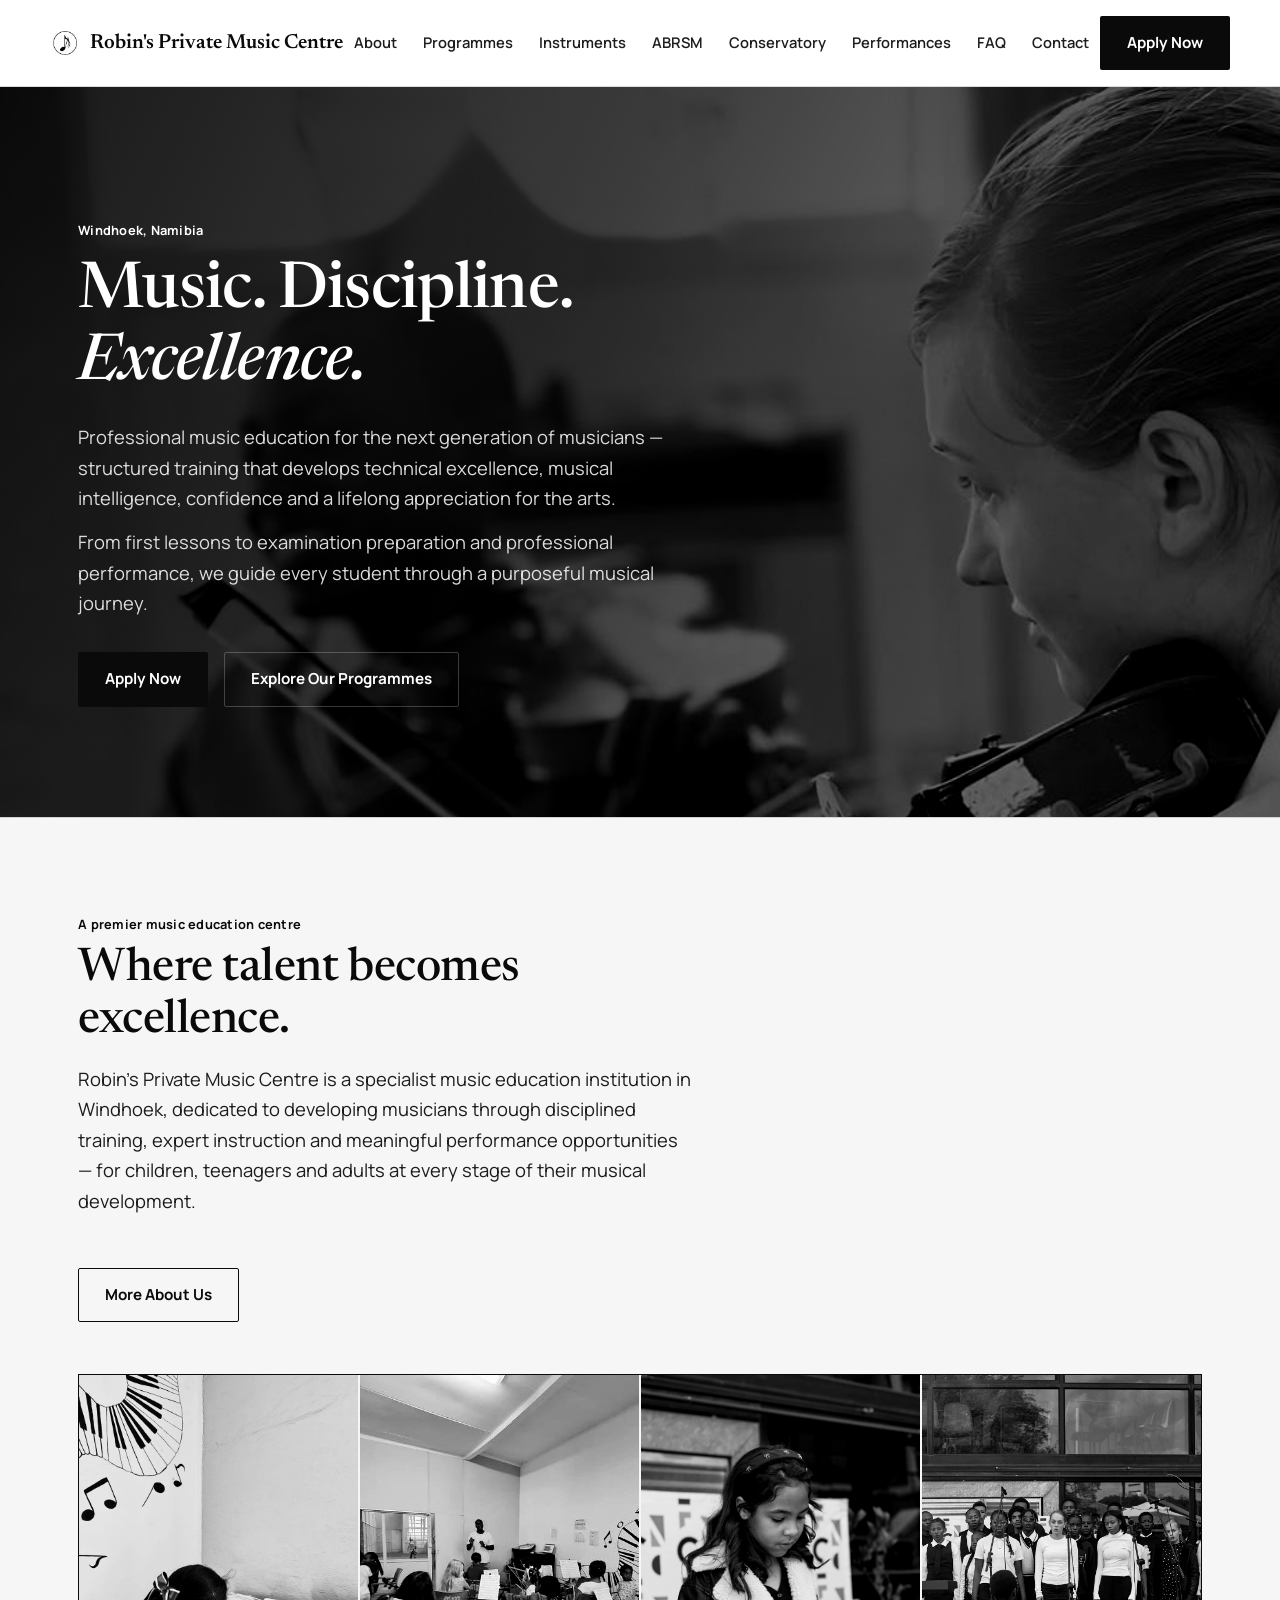
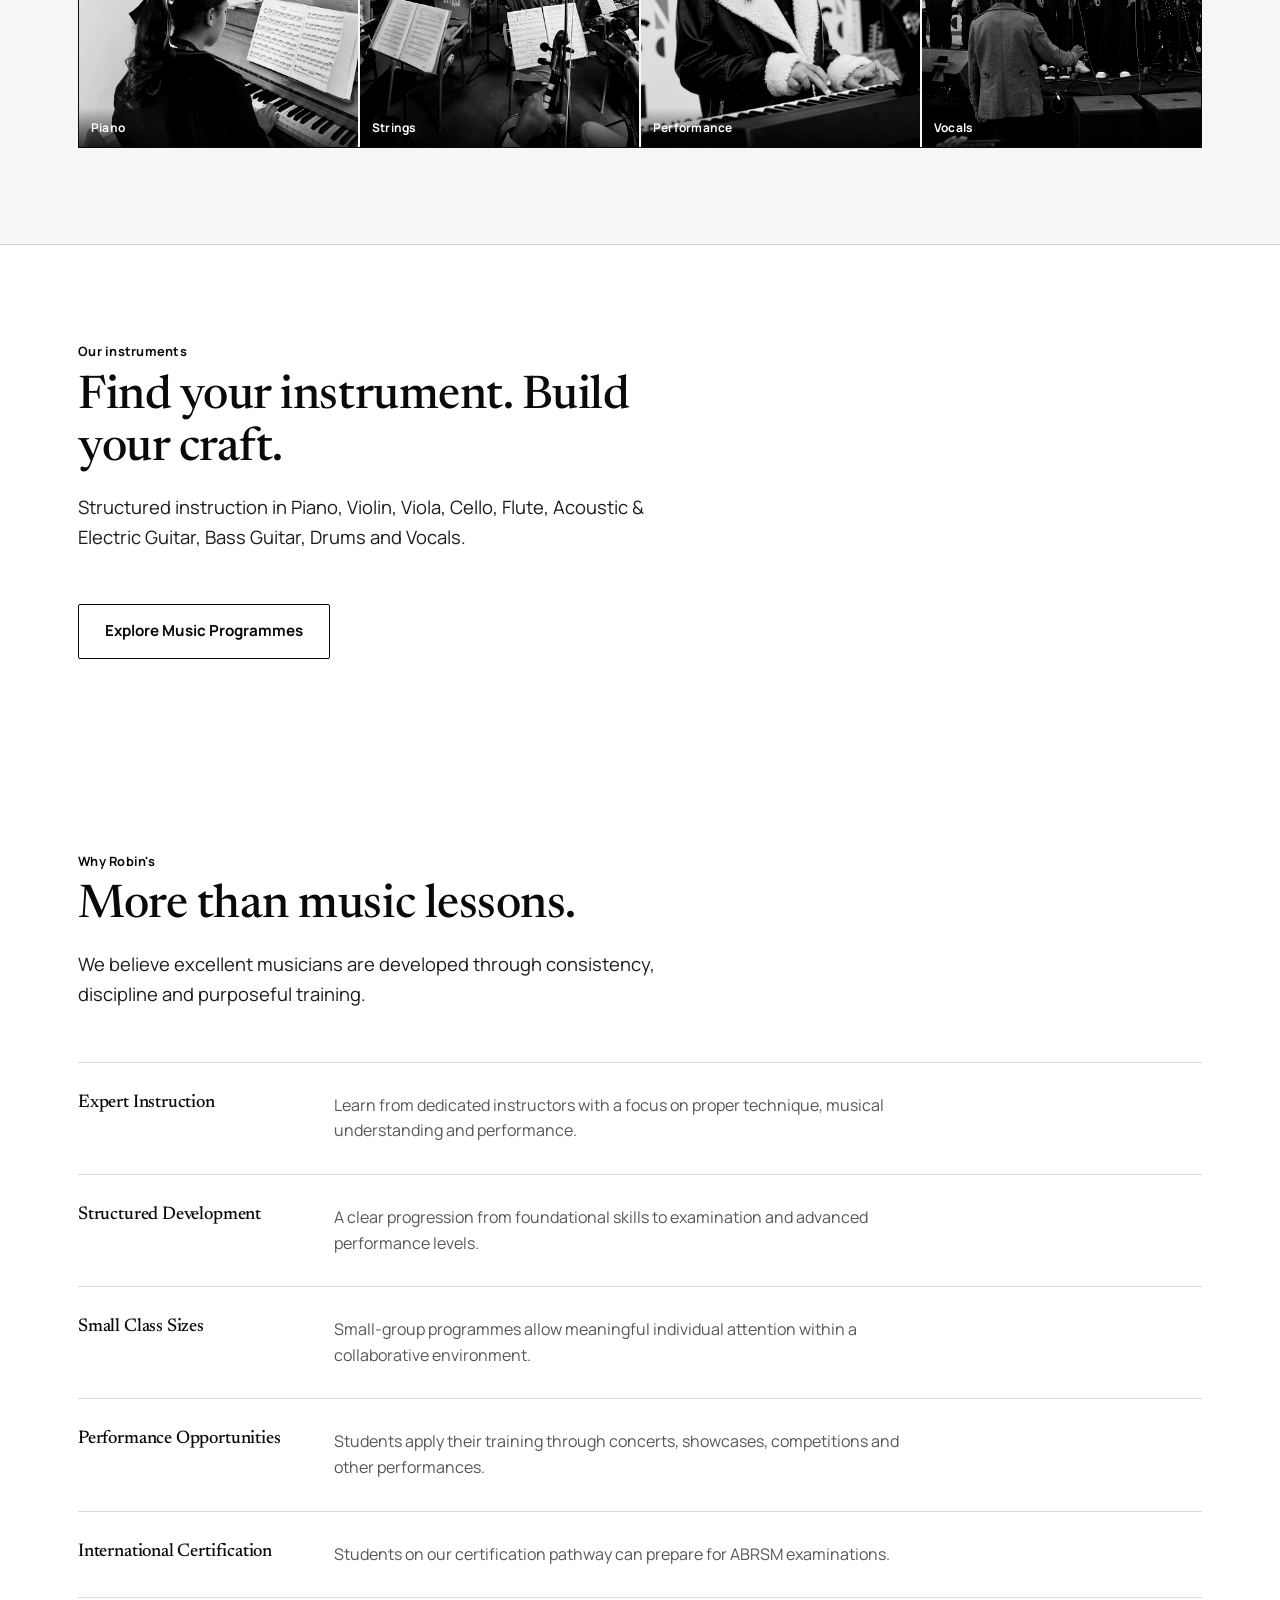
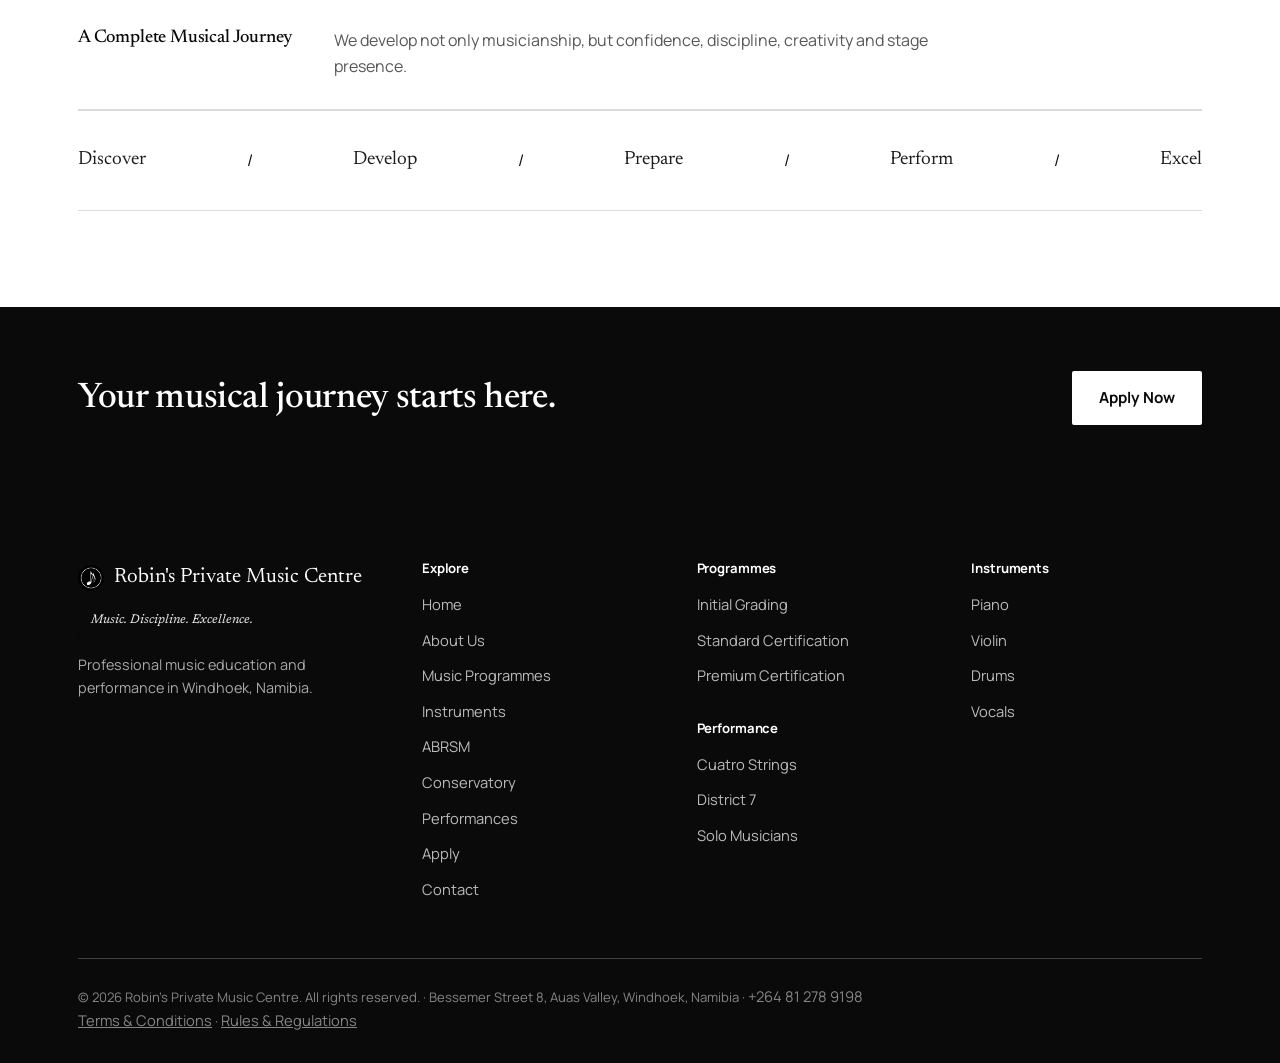
<file: index.html>
<!DOCTYPE html>
<html lang="en">
<head>
<meta charset="UTF-8">
<meta name="viewport" content="width=device-width, initial-scale=1.0">
<title>Home — Robin's Private Music Centre</title>
<meta name="description" content="Structured music education in Windhoek, Namibia — piano, strings, guitar, drums, vocals and more, with ABRSM certification pathways.">
<link rel="preconnect" href="https://fonts.googleapis.com">
<link rel="preconnect" href="https://fonts.gstatic.com" crossorigin>
<link href="https://fonts.googleapis.com/css2?family=Newsreader:ital,opsz,wght@0,6..72,400;0,6..72,500;0,6..72,600;1,6..72,400;1,6..72,500&family=Manrope:wght@400;500;600;700;800&display=swap" rel="stylesheet">
<link rel="icon" type="image/jpeg" href="images/logo-icon.jpg">
<link rel="stylesheet" href="css/styles.css">
</head>
<body>
<header>
  <div class="wrap nav-row">
    <a class="brand" href="index.html"><img class="logo-mark" src="images/logo-icon.jpg" alt="Robin's Private Music Centre logo"><span>Robin's <em>Private Music Centre</em></span></a>
    <button class="menu-toggle" id="menuToggle" aria-label="Toggle menu" aria-expanded="false">
      <span></span><span></span><span></span>
    </button>
    <nav class="main-nav" id="mainNav">
      <ul>
        <li><a href="about.html" data-page="about.html">About</a></li>
        <li><a href="programmes.html" data-page="programmes.html">Programmes</a></li>
        <li><a href="instruments.html" data-page="instruments.html">Instruments</a></li>
        <li><a href="abrsm.html" data-page="abrsm.html">ABRSM</a></li>
        <li><a href="conservatory.html" data-page="conservatory.html">Conservatory</a></li>
        <li><a href="performances.html" data-page="performances.html">Performances</a></li>
        <li><a href="faq.html" data-page="faq.html">FAQ</a></li>
        <li><a href="contact.html" data-page="contact.html">Contact</a></li>
      </ul>
    </nav>
    <div class="nav-cta">
      <a href="apply.html" class="btn btn-primary">Apply Now</a>
    </div>
  </div>
</header>

<main>

  <section class="hero hero-photo-bg" id="home">
    <div class="bg-layer"><img src="images/violin-duo-hero.jpg" alt="Students playing violin together at Robin's Private Music Centre"></div>
    <div class="wrap">
      <div style="max-width:640px;">
        <span class="eyebrow-label">Windhoek, Namibia</span>
        <h1 style="margin-top:14px;">Music. Discipline. <i>Excellence.</i></h1>
        <p class="lede" style="margin-top:20px;">Professional music education for the next generation of musicians — structured training that develops technical excellence, musical intelligence, confidence and a lifelong appreciation for the arts.</p>
        <p class="lede" style="margin-top:14px;">From first lessons to examination preparation and professional performance, we guide every student through a purposeful musical journey.</p>
        <div class="hero-actions">
          <a href="apply.html" class="btn btn-primary">Apply Now</a>
          <a href="programmes.html" class="btn btn-outline-light">Explore Our Programmes</a>
        </div>
      </div>
    </div>
  </section>

  <section class="bg-paper">
    <div class="wrap">
      <div class="section-head">
        <span class="eyebrow-label">A premier music education centre</span>
        <h2>Where talent becomes excellence.</h2>
        <p class="lede">Robin's Private Music Centre is a specialist music education institution in Windhoek, dedicated to developing musicians through disciplined training, expert instruction and meaningful performance opportunities — for children, teenagers and adults at every stage of their musical development.</p>
      </div>
      <a href="about.html" class="btn btn-outline">More About Us</a>

      <div class="photo-strip">
        <figure><img class="bw-photo" src="images/piano-ribbon-mural.jpg" alt="Student practising piano"><figcaption>Piano</figcaption></figure>
        <figure><img class="bw-photo" src="images/ensemble-room-wide.jpg" alt="String ensemble rehearsal"><figcaption>Strings</figcaption></figure>
        <figure><img class="bw-photo" src="images/girl-keyboard-stage.jpg" alt="Student performing keyboard on stage"><figcaption>Performance</figcaption></figure>
        <figure><img class="bw-photo" src="images/choir-stage.jpg" alt="Choir performing on stage"><figcaption>Vocals</figcaption></figure>
      </div>
    </div>
  </section>

  <section>
    <div class="wrap">
      <div class="section-head">
        <span class="eyebrow-label">Our instruments</span>
        <h2>Find your instrument. Build your craft.</h2>
        <p class="lede">Structured instruction in Piano, Violin, Viola, Cello, Flute, Acoustic &amp; Electric Guitar, Bass Guitar, Drums and Vocals.</p>
      </div>
      <a href="instruments.html" class="btn btn-outline">Explore Music Programmes</a>
    </div>
  </section>

  <section id="why">
    <div class="wrap">
      <div class="section-head">
        <span class="eyebrow-label">Why Robin's</span>
        <h2>More than music lessons.</h2>
        <p class="lede">We believe excellent musicians are developed through consistency, discipline and purposeful training.</p>
      </div>
      <div class="feature-list">
        <div class="feature-row"><h4>Expert Instruction</h4><p>Learn from dedicated instructors with a focus on proper technique, musical understanding and performance.</p></div>
        <div class="feature-row"><h4>Structured Development</h4><p>A clear progression from foundational skills to examination and advanced performance levels.</p></div>
        <div class="feature-row"><h4>Small Class Sizes</h4><p>Small-group programmes allow meaningful individual attention within a collaborative environment.</p></div>
        <div class="feature-row"><h4>Performance Opportunities</h4><p>Students apply their training through concerts, showcases, competitions and other performances.</p></div>
        <div class="feature-row"><h4>International Certification</h4><p>Students on our certification pathway can prepare for ABRSM examinations.</p></div>
        <div class="feature-row"><h4>A Complete Musical Journey</h4><p>We develop not only musicianship, but confidence, discipline, creativity and stage presence.</p></div>
      </div>
    </div>
    <div class="wrap">
      <div class="journey">
        <span>Discover</span><span class="arrow">/</span>
        <span>Develop</span><span class="arrow">/</span>
        <span>Prepare</span><span class="arrow">/</span>
        <span>Perform</span><span class="arrow">/</span>
        <span>Excel</span>
      </div>
    </div>
  </section>

  <section class="cta-band">
    <div class="wrap">
      <h2>Your musical journey starts here.</h2>
      <a href="apply.html" class="btn btn-brass">Apply Now</a>
    </div>
  </section>
</main>

<footer>
  <div class="wrap">
    <div class="footer-grid">
      <div>
        <div class="brand-foot"><img class="logo-mark" src="images/logo-icon.jpg" alt="Robin's Private Music Centre logo"><span>Robin's Private Music Centre</span></div>
        <p class="tag">Music. Discipline. Excellence.</p>
        <p style="font-size:0.9rem; max-width:32ch; color:rgba(255,255,255,0.65);">Professional music education and performance in Windhoek, Namibia.</p>
      </div>
      <div>
        <h4>Explore</h4>
        <ul>
          <li><a href="index.html">Home</a></li>
          <li><a href="about.html">About Us</a></li>
          <li><a href="programmes.html">Music Programmes</a></li>
          <li><a href="instruments.html">Instruments</a></li>
          <li><a href="abrsm.html">ABRSM</a></li>
          <li><a href="conservatory.html">Conservatory</a></li>
          <li><a href="performances.html">Performances</a></li>
          <li><a href="apply.html">Apply</a></li>
          <li><a href="contact.html">Contact</a></li>
        </ul>
      </div>
      <div>
        <h4>Programmes</h4>
        <ul>
          <li><a href="programmes.html">Initial Grading</a></li>
          <li><a href="programmes.html">Standard Certification</a></li>
          <li><a href="programmes.html">Premium Certification</a></li>
        </ul>
        <h4 style="margin-top:32px;">Performance</h4>
        <ul>
          <li><a href="performances.html">Cuatro Strings</a></li>
          <li><a href="performances.html">District 7</a></li>
          <li><a href="performances.html">Solo Musicians</a></li>
        </ul>
      </div>
      <div>
        <h4>Instruments</h4>
        <ul>
          <li><a href="instruments.html?i=Piano">Piano</a></li>
          <li><a href="instruments.html?i=Violin">Violin</a></li>
          <li><a href="instruments.html?i=Drums">Drums</a></li>
          <li><a href="instruments.html?i=Vocals">Vocals</a></li>
        </ul>
      </div>
    </div>
    <div class="footer-bottom">
      &copy; <span id="year"></span> Robin's Private Music Centre. All rights reserved. &middot; Bessemer Street 8, Auas Valley, Windhoek, Namibia &middot; <a href="tel:+264812789198" style="color:inherit;">+264 81 278 9198</a><br>
      <a href="terms.html" style="color:inherit; text-decoration:underline;">Terms &amp; Conditions</a> &middot; <a href="rules.html" style="color:inherit; text-decoration:underline;">Rules &amp; Regulations</a>
    </div>
  </div>
</footer>

<script src="js/main.js"></script>
</body>
</html>
</file>
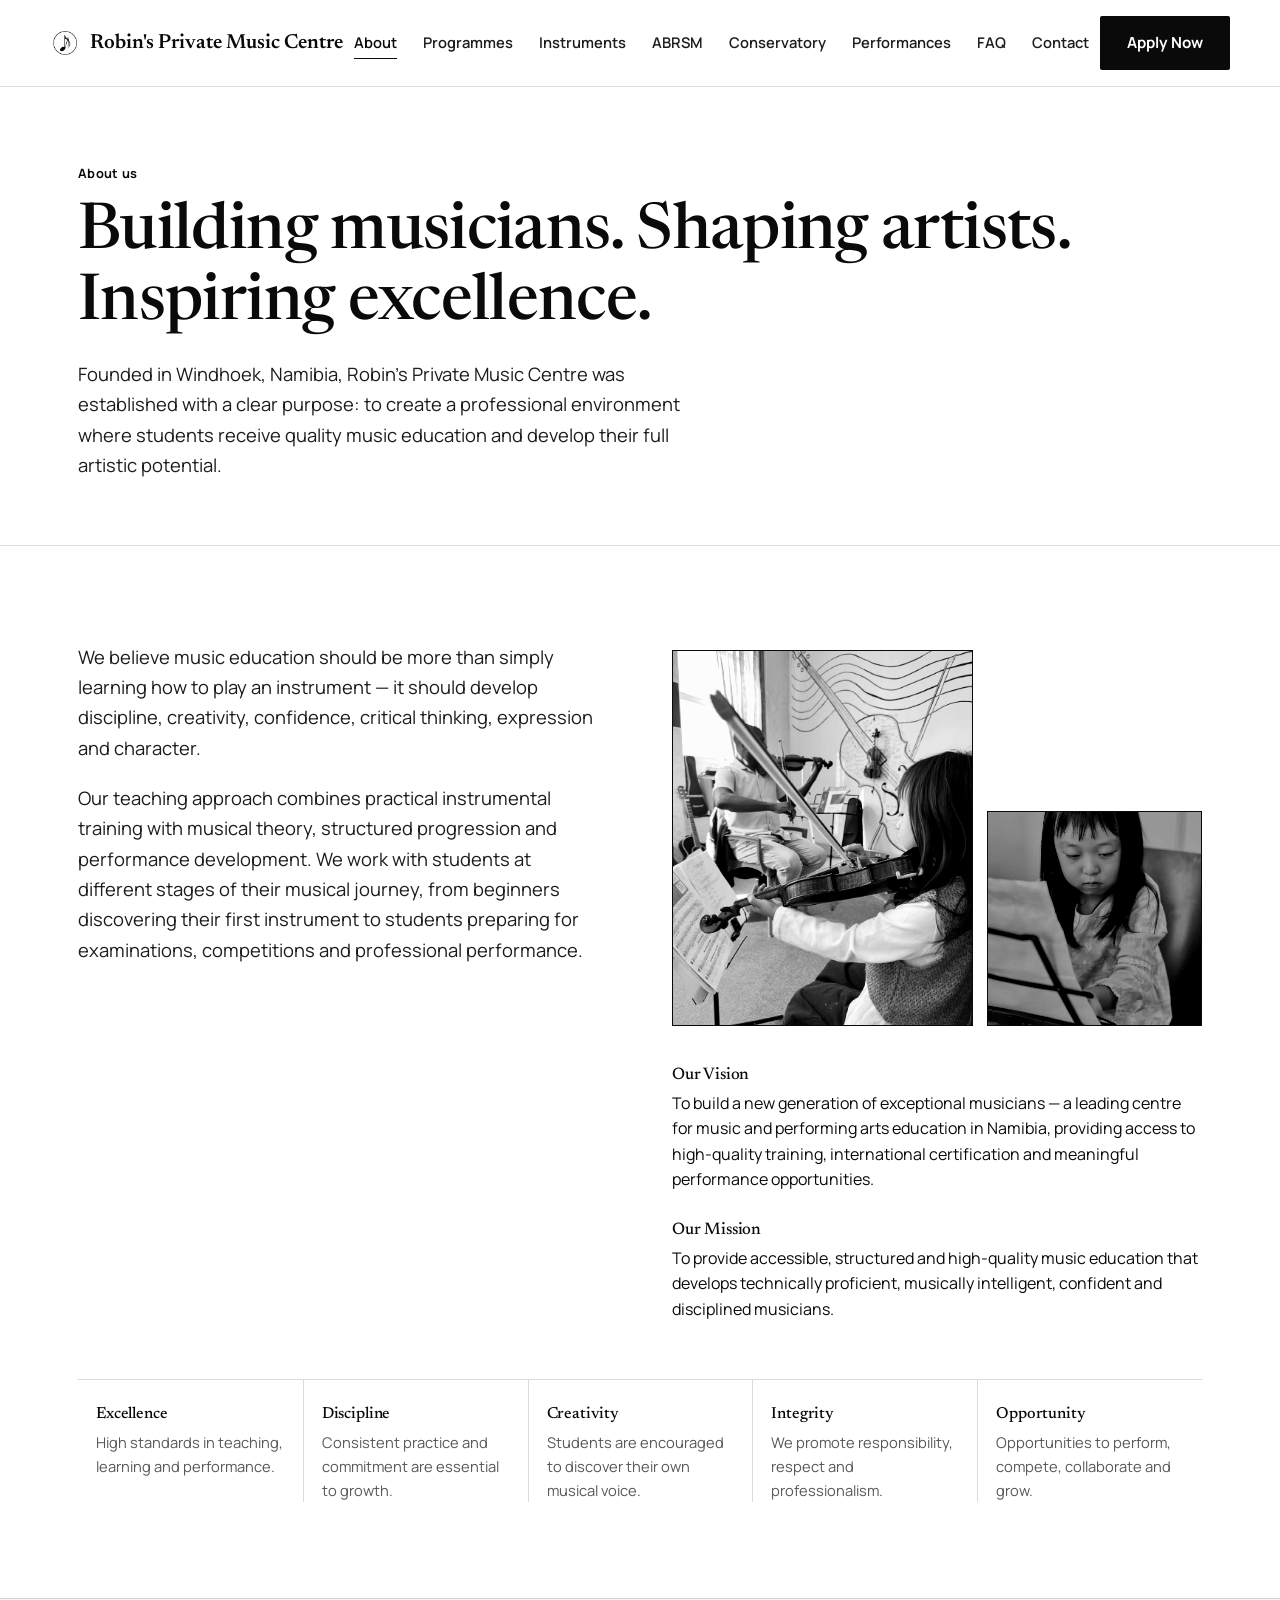
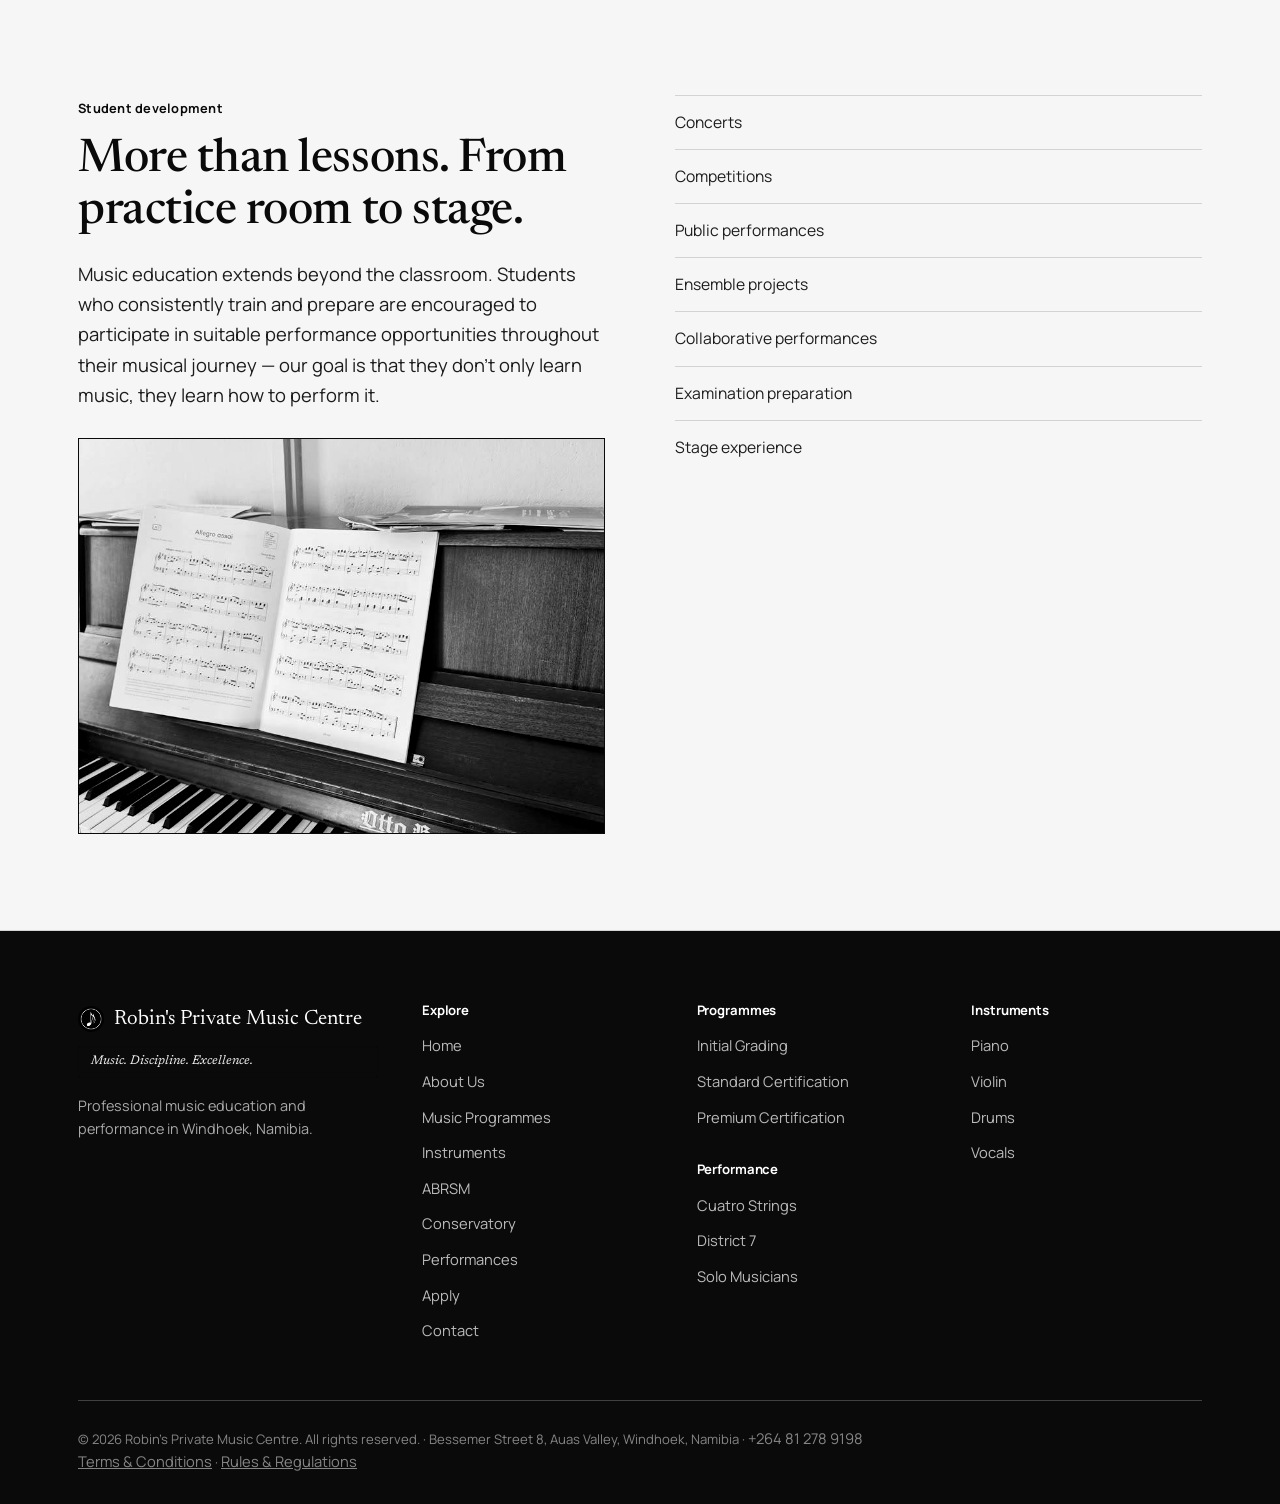
<file: about.html>
<!DOCTYPE html>
<html lang="en">
<head>
<meta charset="UTF-8">
<meta name="viewport" content="width=device-width, initial-scale=1.0">
<title>About Us — Robin's Private Music Centre</title>
<meta name="description" content="Robin's Private Music Centre — vision, mission, values and our approach to music education in Windhoek, Namibia.">
<link rel="preconnect" href="https://fonts.googleapis.com">
<link rel="preconnect" href="https://fonts.gstatic.com" crossorigin>
<link href="https://fonts.googleapis.com/css2?family=Newsreader:ital,opsz,wght@0,6..72,400;0,6..72,500;0,6..72,600;1,6..72,400;1,6..72,500&family=Manrope:wght@400;500;600;700;800&display=swap" rel="stylesheet">
<link rel="icon" type="image/jpeg" href="images/logo-icon.jpg">
<link rel="stylesheet" href="css/styles.css">
</head>
<body>
<header>
  <div class="wrap nav-row">
    <a class="brand" href="index.html"><img class="logo-mark" src="images/logo-icon.jpg" alt="Robin's Private Music Centre logo"><span>Robin's <em>Private Music Centre</em></span></a>
    <button class="menu-toggle" id="menuToggle" aria-label="Toggle menu" aria-expanded="false">
      <span></span><span></span><span></span>
    </button>
    <nav class="main-nav" id="mainNav">
      <ul>
        <li><a href="about.html" data-page="about.html">About</a></li>
        <li><a href="programmes.html" data-page="programmes.html">Programmes</a></li>
        <li><a href="instruments.html" data-page="instruments.html">Instruments</a></li>
        <li><a href="abrsm.html" data-page="abrsm.html">ABRSM</a></li>
        <li><a href="conservatory.html" data-page="conservatory.html">Conservatory</a></li>
        <li><a href="performances.html" data-page="performances.html">Performances</a></li>
        <li><a href="faq.html" data-page="faq.html">FAQ</a></li>
        <li><a href="contact.html" data-page="contact.html">Contact</a></li>
      </ul>
    </nav>
    <div class="nav-cta">
      <a href="apply.html" class="btn btn-primary">Apply Now</a>
    </div>
  </div>
</header>

<main>

  <section class="page-hero">
    <div class="wrap">
      <span class="eyebrow-label">About us</span>
      <h1>Building musicians. Shaping artists. Inspiring excellence.</h1>
      <p class="lede">Founded in Windhoek, Namibia, Robin's Private Music Centre was established with a clear purpose: to create a professional environment where students receive quality music education and develop their full artistic potential.</p>
    </div>
  </section>

  <section>
    <div class="wrap">
      <div class="about-grid">
        <div>
          <p class="lede">We believe music education should be more than simply learning how to play an instrument — it should develop discipline, creativity, confidence, critical thinking, expression and character.</p>
          <p class="lede" style="margin-top:20px;">Our teaching approach combines practical instrumental training with musical theory, structured progression and performance development. We work with students at different stages of their musical journey, from beginners discovering their first instrument to students preparing for examinations, competitions and professional performance.</p>
        </div>
        <div>
          <div class="about-photo-pair">
            <div class="about-photo"><img class="bw-photo" src="images/teacher-student-violin.jpg" alt="Instructor teaching a young violin student"></div>
            <div class="about-photo"><img class="bw-photo" src="images/girl-violin-closeup.jpg" alt="Young student reading sheet music while holding a violin"></div>
          </div>
          <div class="vmv" style="margin-top:40px;">
            <div>
              <h4>Our Vision</h4>
              <p>To build a new generation of exceptional musicians — a leading centre for music and performing arts education in Namibia, providing access to high-quality training, international certification and meaningful performance opportunities.</p>
            </div>
            <div>
              <h4>Our Mission</h4>
              <p>To provide accessible, structured and high-quality music education that develops technically proficient, musically intelligent, confident and disciplined musicians.</p>
            </div>
          </div>
        </div>
      </div>

      <div class="values-row">
        <div><h4>Excellence</h4><p>High standards in teaching, learning and performance.</p></div>
        <div><h4>Discipline</h4><p>Consistent practice and commitment are essential to growth.</p></div>
        <div><h4>Creativity</h4><p>Students are encouraged to discover their own musical voice.</p></div>
        <div><h4>Integrity</h4><p>We promote responsibility, respect and professionalism.</p></div>
        <div><h4>Opportunity</h4><p>Opportunities to perform, compete, collaborate and grow.</p></div>
      </div>
    </div>
  </section>

  <section class="bg-paper">
    <div class="wrap">
      <div class="dev-grid">
        <div>
          <span class="eyebrow-label">Student development</span>
          <h2 style="margin-top:14px;">More than lessons. From practice room to stage.</h2>
          <p class="lede" style="margin-top:20px;">Music education extends beyond the classroom. Students who consistently train and prepare are encouraged to participate in suitable performance opportunities throughout their musical journey — our goal is that they don't only learn music, they learn how to perform it.</p>
          <div class="about-photo" style="aspect-ratio:4/3; margin-top:28px;"><img class="bw-photo" src="images/sheet-music-piano.jpg" alt="Sheet music open on a piano, prepared for practice"></div>
        </div>
        <ul class="dev-list">
          <li>Concerts</li>
          <li>Competitions</li>
          <li>Public performances</li>
          <li>Ensemble projects</li>
          <li>Collaborative performances</li>
          <li>Examination preparation</li>
          <li>Stage experience</li>
        </ul>
      </div>
    </div>
  </section>
</main>

<footer>
  <div class="wrap">
    <div class="footer-grid">
      <div>
        <div class="brand-foot"><img class="logo-mark" src="images/logo-icon.jpg" alt="Robin's Private Music Centre logo"><span>Robin's Private Music Centre</span></div>
        <p class="tag">Music. Discipline. Excellence.</p>
        <p style="font-size:0.9rem; max-width:32ch; color:rgba(255,255,255,0.65);">Professional music education and performance in Windhoek, Namibia.</p>
      </div>
      <div>
        <h4>Explore</h4>
        <ul>
          <li><a href="index.html">Home</a></li>
          <li><a href="about.html">About Us</a></li>
          <li><a href="programmes.html">Music Programmes</a></li>
          <li><a href="instruments.html">Instruments</a></li>
          <li><a href="abrsm.html">ABRSM</a></li>
          <li><a href="conservatory.html">Conservatory</a></li>
          <li><a href="performances.html">Performances</a></li>
          <li><a href="apply.html">Apply</a></li>
          <li><a href="contact.html">Contact</a></li>
        </ul>
      </div>
      <div>
        <h4>Programmes</h4>
        <ul>
          <li><a href="programmes.html">Initial Grading</a></li>
          <li><a href="programmes.html">Standard Certification</a></li>
          <li><a href="programmes.html">Premium Certification</a></li>
        </ul>
        <h4 style="margin-top:32px;">Performance</h4>
        <ul>
          <li><a href="performances.html">Cuatro Strings</a></li>
          <li><a href="performances.html">District 7</a></li>
          <li><a href="performances.html">Solo Musicians</a></li>
        </ul>
      </div>
      <div>
        <h4>Instruments</h4>
        <ul>
          <li><a href="instruments.html?i=Piano">Piano</a></li>
          <li><a href="instruments.html?i=Violin">Violin</a></li>
          <li><a href="instruments.html?i=Drums">Drums</a></li>
          <li><a href="instruments.html?i=Vocals">Vocals</a></li>
        </ul>
      </div>
    </div>
    <div class="footer-bottom">
      &copy; <span id="year"></span> Robin's Private Music Centre. All rights reserved. &middot; Bessemer Street 8, Auas Valley, Windhoek, Namibia &middot; <a href="tel:+264812789198" style="color:inherit;">+264 81 278 9198</a><br>
      <a href="terms.html" style="color:inherit; text-decoration:underline;">Terms &amp; Conditions</a> &middot; <a href="rules.html" style="color:inherit; text-decoration:underline;">Rules &amp; Regulations</a>
    </div>
  </div>
</footer>

<script src="js/main.js"></script>
</body>
</html>
</file>
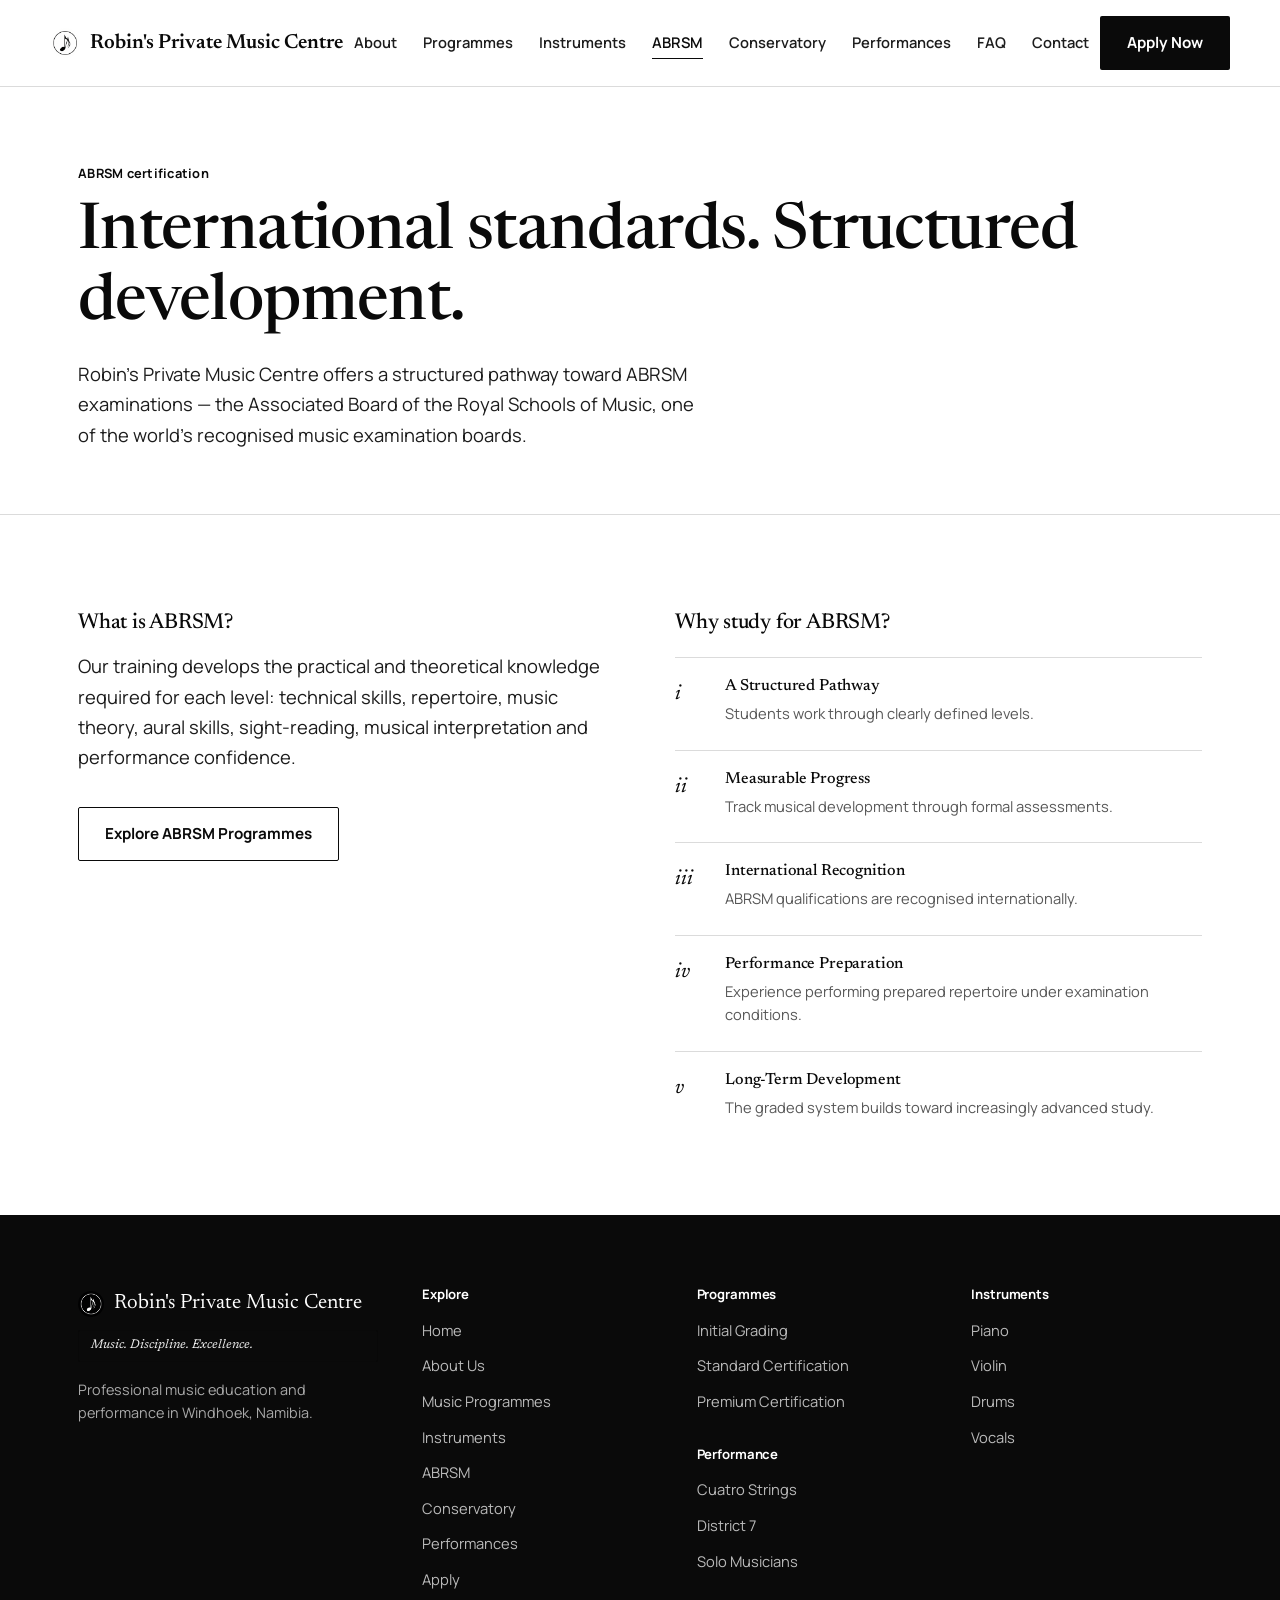
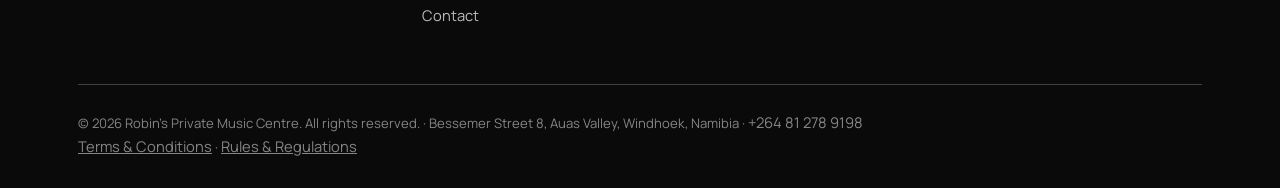
<file: abrsm.html>
<!DOCTYPE html>
<html lang="en">
<head>
<meta charset="UTF-8">
<meta name="viewport" content="width=device-width, initial-scale=1.0">
<title>ABRSM — Robin's Private Music Centre</title>
<meta name="description" content="ABRSM examination preparation and certification pathway at Robin's Private Music Centre, Windhoek.">
<link rel="preconnect" href="https://fonts.googleapis.com">
<link rel="preconnect" href="https://fonts.gstatic.com" crossorigin>
<link href="https://fonts.googleapis.com/css2?family=Newsreader:ital,opsz,wght@0,6..72,400;0,6..72,500;0,6..72,600;1,6..72,400;1,6..72,500&family=Manrope:wght@400;500;600;700;800&display=swap" rel="stylesheet">
<link rel="icon" type="image/jpeg" href="images/logo-icon.jpg">
<link rel="stylesheet" href="css/styles.css">
</head>
<body>
<header>
  <div class="wrap nav-row">
    <a class="brand" href="index.html"><img class="logo-mark" src="images/logo-icon.jpg" alt="Robin's Private Music Centre logo"><span>Robin's <em>Private Music Centre</em></span></a>
    <button class="menu-toggle" id="menuToggle" aria-label="Toggle menu" aria-expanded="false">
      <span></span><span></span><span></span>
    </button>
    <nav class="main-nav" id="mainNav">
      <ul>
        <li><a href="about.html" data-page="about.html">About</a></li>
        <li><a href="programmes.html" data-page="programmes.html">Programmes</a></li>
        <li><a href="instruments.html" data-page="instruments.html">Instruments</a></li>
        <li><a href="abrsm.html" data-page="abrsm.html">ABRSM</a></li>
        <li><a href="conservatory.html" data-page="conservatory.html">Conservatory</a></li>
        <li><a href="performances.html" data-page="performances.html">Performances</a></li>
        <li><a href="faq.html" data-page="faq.html">FAQ</a></li>
        <li><a href="contact.html" data-page="contact.html">Contact</a></li>
      </ul>
    </nav>
    <div class="nav-cta">
      <a href="apply.html" class="btn btn-primary">Apply Now</a>
    </div>
  </div>
</header>

<main>

  <section class="page-hero">
    <div class="wrap">
      <span class="eyebrow-label">ABRSM certification</span>
      <h1>International standards. Structured development.</h1>
      <p class="lede">Robin's Private Music Centre offers a structured pathway toward ABRSM examinations — the Associated Board of the Royal Schools of Music, one of the world's recognised music examination boards.</p>
    </div>
  </section>

  <section>
    <div class="wrap">
      <div class="abrsm-grid">
        <div>
          <h3 style="margin-bottom:16px;">What is ABRSM?</h3>
          <p class="lede">Our training develops the practical and theoretical knowledge required for each level: technical skills, repertoire, music theory, aural skills, sight-reading, musical interpretation and performance confidence.</p>
          <div style="margin-top:34px;">
            <a href="programmes.html" class="btn btn-outline">Explore ABRSM Programmes</a>
          </div>
        </div>
        <div>
          <h3 style="margin-bottom:22px;">Why study for ABRSM?</h3>
          <div class="abrsm-list">
            <div class="abrsm-item"><span class="mark">i</span><div><h4>A Structured Pathway</h4><p>Students work through clearly defined levels.</p></div></div>
            <div class="abrsm-item"><span class="mark">ii</span><div><h4>Measurable Progress</h4><p>Track musical development through formal assessments.</p></div></div>
            <div class="abrsm-item"><span class="mark">iii</span><div><h4>International Recognition</h4><p>ABRSM qualifications are recognised internationally.</p></div></div>
            <div class="abrsm-item"><span class="mark">iv</span><div><h4>Performance Preparation</h4><p>Experience performing prepared repertoire under examination conditions.</p></div></div>
            <div class="abrsm-item"><span class="mark">v</span><div><h4>Long-Term Development</h4><p>The graded system builds toward increasingly advanced study.</p></div></div>
          </div>
        </div>
      </div>
    </div>
  </section>
</main>

<footer>
  <div class="wrap">
    <div class="footer-grid">
      <div>
        <div class="brand-foot"><img class="logo-mark" src="images/logo-icon.jpg" alt="Robin's Private Music Centre logo"><span>Robin's Private Music Centre</span></div>
        <p class="tag">Music. Discipline. Excellence.</p>
        <p style="font-size:0.9rem; max-width:32ch; color:rgba(255,255,255,0.65);">Professional music education and performance in Windhoek, Namibia.</p>
      </div>
      <div>
        <h4>Explore</h4>
        <ul>
          <li><a href="index.html">Home</a></li>
          <li><a href="about.html">About Us</a></li>
          <li><a href="programmes.html">Music Programmes</a></li>
          <li><a href="instruments.html">Instruments</a></li>
          <li><a href="abrsm.html">ABRSM</a></li>
          <li><a href="conservatory.html">Conservatory</a></li>
          <li><a href="performances.html">Performances</a></li>
          <li><a href="apply.html">Apply</a></li>
          <li><a href="contact.html">Contact</a></li>
        </ul>
      </div>
      <div>
        <h4>Programmes</h4>
        <ul>
          <li><a href="programmes.html">Initial Grading</a></li>
          <li><a href="programmes.html">Standard Certification</a></li>
          <li><a href="programmes.html">Premium Certification</a></li>
        </ul>
        <h4 style="margin-top:32px;">Performance</h4>
        <ul>
          <li><a href="performances.html">Cuatro Strings</a></li>
          <li><a href="performances.html">District 7</a></li>
          <li><a href="performances.html">Solo Musicians</a></li>
        </ul>
      </div>
      <div>
        <h4>Instruments</h4>
        <ul>
          <li><a href="instruments.html?i=Piano">Piano</a></li>
          <li><a href="instruments.html?i=Violin">Violin</a></li>
          <li><a href="instruments.html?i=Drums">Drums</a></li>
          <li><a href="instruments.html?i=Vocals">Vocals</a></li>
        </ul>
      </div>
    </div>
    <div class="footer-bottom">
      &copy; <span id="year"></span> Robin's Private Music Centre. All rights reserved. &middot; Bessemer Street 8, Auas Valley, Windhoek, Namibia &middot; <a href="tel:+264812789198" style="color:inherit;">+264 81 278 9198</a><br>
      <a href="terms.html" style="color:inherit; text-decoration:underline;">Terms &amp; Conditions</a> &middot; <a href="rules.html" style="color:inherit; text-decoration:underline;">Rules &amp; Regulations</a>
    </div>
  </div>
</footer>

<script src="js/main.js"></script>
</body>
</html>
</file>
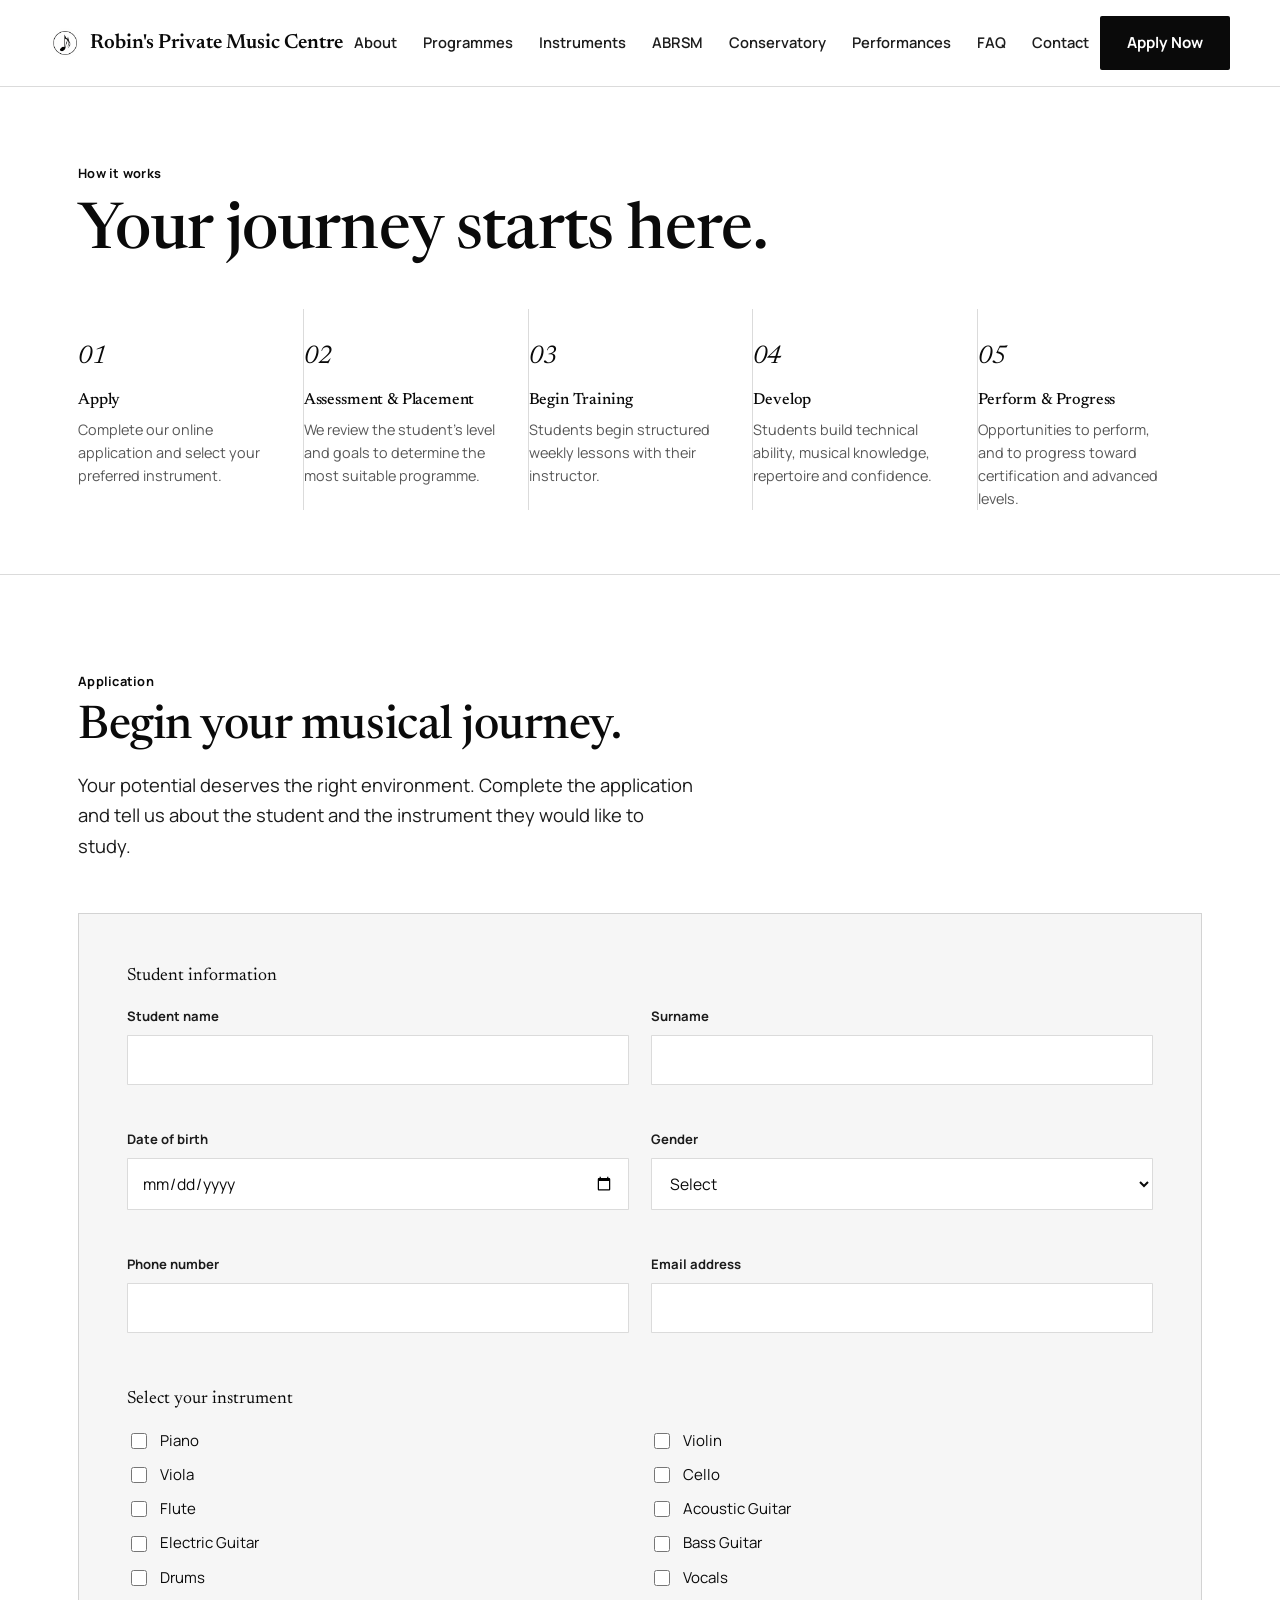
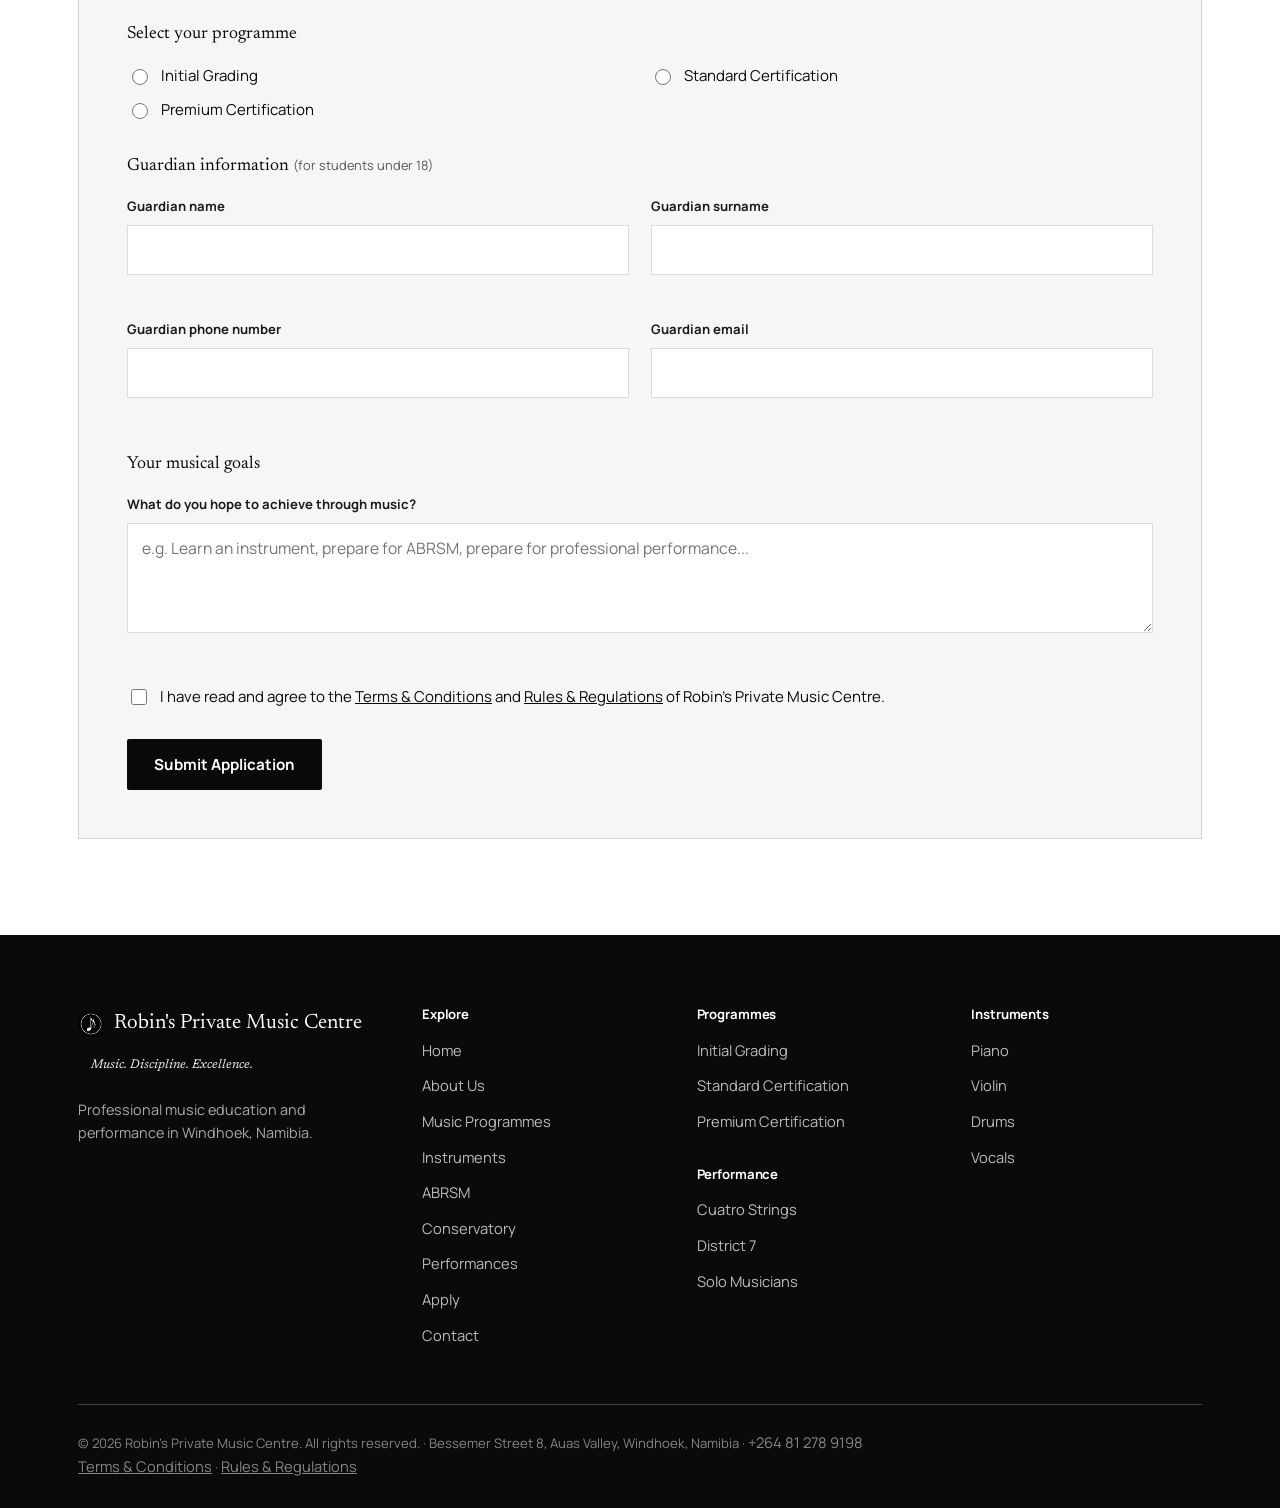
<file: apply.html>
<!DOCTYPE html>
<html lang="en">
<head>
<meta charset="UTF-8">
<meta name="viewport" content="width=device-width, initial-scale=1.0">
<title>Apply — Robin's Private Music Centre</title>
<meta name="description" content="Apply to Robin's Private Music Centre — select an instrument and programme and begin your musical journey.">
<link rel="preconnect" href="https://fonts.googleapis.com">
<link rel="preconnect" href="https://fonts.gstatic.com" crossorigin>
<link href="https://fonts.googleapis.com/css2?family=Newsreader:ital,opsz,wght@0,6..72,400;0,6..72,500;0,6..72,600;1,6..72,400;1,6..72,500&family=Manrope:wght@400;500;600;700;800&display=swap" rel="stylesheet">
<link rel="icon" type="image/jpeg" href="images/logo-icon.jpg">
<link rel="stylesheet" href="css/styles.css">
</head>
<body>
<header>
  <div class="wrap nav-row">
    <a class="brand" href="index.html"><img class="logo-mark" src="images/logo-icon.jpg" alt="Robin's Private Music Centre logo"><span>Robin's <em>Private Music Centre</em></span></a>
    <button class="menu-toggle" id="menuToggle" aria-label="Toggle menu" aria-expanded="false">
      <span></span><span></span><span></span>
    </button>
    <nav class="main-nav" id="mainNav">
      <ul>
        <li><a href="about.html" data-page="about.html">About</a></li>
        <li><a href="programmes.html" data-page="programmes.html">Programmes</a></li>
        <li><a href="instruments.html" data-page="instruments.html">Instruments</a></li>
        <li><a href="abrsm.html" data-page="abrsm.html">ABRSM</a></li>
        <li><a href="conservatory.html" data-page="conservatory.html">Conservatory</a></li>
        <li><a href="performances.html" data-page="performances.html">Performances</a></li>
        <li><a href="faq.html" data-page="faq.html">FAQ</a></li>
        <li><a href="contact.html" data-page="contact.html">Contact</a></li>
      </ul>
    </nav>
    <div class="nav-cta">
      <a href="apply.html" class="btn btn-primary">Apply Now</a>
    </div>
  </div>
</header>

<main>

  <section class="page-hero">
    <div class="wrap">
      <span class="eyebrow-label">How it works</span>
      <h1>Your journey starts here.</h1>
      <div class="steps" style="margin-top:40px;">
        <div class="step"><span class="stepnum">01</span><h4>Apply</h4><p>Complete our online application and select your preferred instrument.</p></div>
        <div class="step"><span class="stepnum">02</span><h4>Assessment &amp; Placement</h4><p>We review the student's level and goals to determine the most suitable programme.</p></div>
        <div class="step"><span class="stepnum">03</span><h4>Begin Training</h4><p>Students begin structured weekly lessons with their instructor.</p></div>
        <div class="step"><span class="stepnum">04</span><h4>Develop</h4><p>Students build technical ability, musical knowledge, repertoire and confidence.</p></div>
        <div class="step"><span class="stepnum">05</span><h4>Perform &amp; Progress</h4><p>Opportunities to perform, and to progress toward certification and advanced levels.</p></div>
      </div>
    </div>
  </section>

  <section id="apply-form">
    <div class="wrap">
      <div class="section-head">
        <span class="eyebrow-label">Application</span>
        <h2>Begin your musical journey.</h2>
        <p class="lede">Your potential deserves the right environment. Complete the application and tell us about the student and the instrument they would like to study.</p>
      </div>

      <div class="form-shell">
        <form id="applyForm" action="https://formsubmit.co/robinsmusiccentre@gmail.com" method="POST">
          <input type="hidden" name="_subject" value="New application — Robin's Private Music Centre">
          <input type="hidden" name="_captcha" value="true">
          <input type="hidden" name="_template" value="table">

          <fieldset>
            <legend>Student information</legend>
            <div class="form-grid">
              <div class="field"><label for="s_name">Student name</label><input type="text" id="s_name" name="Student Name" required></div>
              <div class="field"><label for="s_surname">Surname</label><input type="text" id="s_surname" name="Surname" required></div>
              <div class="field"><label for="s_dob">Date of birth</label><input type="date" id="s_dob" name="Date of Birth" required></div>
              <div class="field">
                <label for="s_gender">Gender</label>
                <select id="s_gender" name="Gender" required>
                  <option value="">Select</option>
                  <option>Female</option><option>Male</option><option>Prefer not to say</option>
                </select>
              </div>
              <div class="field"><label for="s_phone">Phone number</label><input type="tel" id="s_phone" name="Phone Number" required></div>
              <div class="field"><label for="s_email">Email address</label><input type="email" id="s_email" name="Email Address" required></div>
            </div>
          </fieldset>

          <fieldset>
            <legend>Select your instrument</legend>
            <div class="checkbox-grid">
              <label class="checkbox-item"><input type="checkbox" name="Instrument" value="Piano"> Piano</label>
              <label class="checkbox-item"><input type="checkbox" name="Instrument" value="Violin"> Violin</label>
              <label class="checkbox-item"><input type="checkbox" name="Instrument" value="Viola"> Viola</label>
              <label class="checkbox-item"><input type="checkbox" name="Instrument" value="Cello"> Cello</label>
              <label class="checkbox-item"><input type="checkbox" name="Instrument" value="Flute"> Flute</label>
              <label class="checkbox-item"><input type="checkbox" name="Instrument" value="Acoustic Guitar"> Acoustic Guitar</label>
              <label class="checkbox-item"><input type="checkbox" name="Instrument" value="Electric Guitar"> Electric Guitar</label>
              <label class="checkbox-item"><input type="checkbox" name="Instrument" value="Bass Guitar"> Bass Guitar</label>
              <label class="checkbox-item"><input type="checkbox" name="Instrument" value="Drums"> Drums</label>
              <label class="checkbox-item"><input type="checkbox" name="Instrument" value="Vocals"> Vocals</label>
            </div>
          </fieldset>

          <fieldset>
            <legend>Select your programme</legend>
            <div class="checkbox-grid">
              <label class="checkbox-item"><input type="radio" name="Programme" value="Initial Grading" required> Initial Grading</label>
              <label class="checkbox-item"><input type="radio" name="Programme" value="Standard Certification"> Standard Certification</label>
              <label class="checkbox-item"><input type="radio" name="Programme" value="Premium Certification"> Premium Certification</label>
            </div>
          </fieldset>

          <fieldset>
            <legend>Guardian information <span style="font-family:var(--sans); font-size:0.8rem; color:var(--mute); font-weight:400;">(for students under 18)</span></legend>
            <div class="form-grid">
              <div class="field"><label for="g_name">Guardian name</label><input type="text" id="g_name" name="Guardian Name"></div>
              <div class="field"><label for="g_surname">Guardian surname</label><input type="text" id="g_surname" name="Guardian Surname"></div>
              <div class="field"><label for="g_phone">Guardian phone number</label><input type="tel" id="g_phone" name="Guardian Phone Number"></div>
              <div class="field"><label for="g_email">Guardian email</label><input type="email" id="g_email" name="Guardian Email"></div>
            </div>
          </fieldset>

          <fieldset>
            <legend>Your musical goals</legend>
            <div class="field full">
              <label for="goals">What do you hope to achieve through music?</label>
              <textarea id="goals" name="Musical Goals" placeholder="e.g. Learn an instrument, prepare for ABRSM, prepare for professional performance..."></textarea>
            </div>
          </fieldset>

          <fieldset>
            <label class="checkbox-item" style="align-items:flex-start; gap:10px;">
              <input type="checkbox" name="Agreement" value="I have read and agree to the Terms and Conditions and Rules and Regulations" required style="margin-top:4px; flex-shrink:0;">
              <span>I have read and agree to the <a href="terms.html" target="_blank" rel="noopener" style="text-decoration:underline;">Terms &amp; Conditions</a> and <a href="rules.html" target="_blank" rel="noopener" style="text-decoration:underline;">Rules &amp; Regulations</a> of Robin's Private Music Centre.</span>
            </label>
          </fieldset>

          <button type="submit" class="btn btn-primary">Submit Application</button>
        </form>

        <div class="form-success" id="applySuccess">
          <h3>Application received.</h3>
          <p>Thank you — our team will contact you regarding placement, scheduling and next steps.</p>
        </div>
      </div>
    </div>
  </section>
</main>

<footer>
  <div class="wrap">
    <div class="footer-grid">
      <div>
        <div class="brand-foot"><img class="logo-mark" src="images/logo-icon.jpg" alt="Robin's Private Music Centre logo"><span>Robin's Private Music Centre</span></div>
        <p class="tag">Music. Discipline. Excellence.</p>
        <p style="font-size:0.9rem; max-width:32ch; color:rgba(255,255,255,0.65);">Professional music education and performance in Windhoek, Namibia.</p>
      </div>
      <div>
        <h4>Explore</h4>
        <ul>
          <li><a href="index.html">Home</a></li>
          <li><a href="about.html">About Us</a></li>
          <li><a href="programmes.html">Music Programmes</a></li>
          <li><a href="instruments.html">Instruments</a></li>
          <li><a href="abrsm.html">ABRSM</a></li>
          <li><a href="conservatory.html">Conservatory</a></li>
          <li><a href="performances.html">Performances</a></li>
          <li><a href="apply.html">Apply</a></li>
          <li><a href="contact.html">Contact</a></li>
        </ul>
      </div>
      <div>
        <h4>Programmes</h4>
        <ul>
          <li><a href="programmes.html">Initial Grading</a></li>
          <li><a href="programmes.html">Standard Certification</a></li>
          <li><a href="programmes.html">Premium Certification</a></li>
        </ul>
        <h4 style="margin-top:32px;">Performance</h4>
        <ul>
          <li><a href="performances.html">Cuatro Strings</a></li>
          <li><a href="performances.html">District 7</a></li>
          <li><a href="performances.html">Solo Musicians</a></li>
        </ul>
      </div>
      <div>
        <h4>Instruments</h4>
        <ul>
          <li><a href="instruments.html?i=Piano">Piano</a></li>
          <li><a href="instruments.html?i=Violin">Violin</a></li>
          <li><a href="instruments.html?i=Drums">Drums</a></li>
          <li><a href="instruments.html?i=Vocals">Vocals</a></li>
        </ul>
      </div>
    </div>
    <div class="footer-bottom">
      &copy; <span id="year"></span> Robin's Private Music Centre. All rights reserved. &middot; Bessemer Street 8, Auas Valley, Windhoek, Namibia &middot; <a href="tel:+264812789198" style="color:inherit;">+264 81 278 9198</a><br>
      <a href="terms.html" style="color:inherit; text-decoration:underline;">Terms &amp; Conditions</a> &middot; <a href="rules.html" style="color:inherit; text-decoration:underline;">Rules &amp; Regulations</a>
    </div>
  </div>
</footer>

<script src="js/main.js"></script>
</body>
</html>
</file>
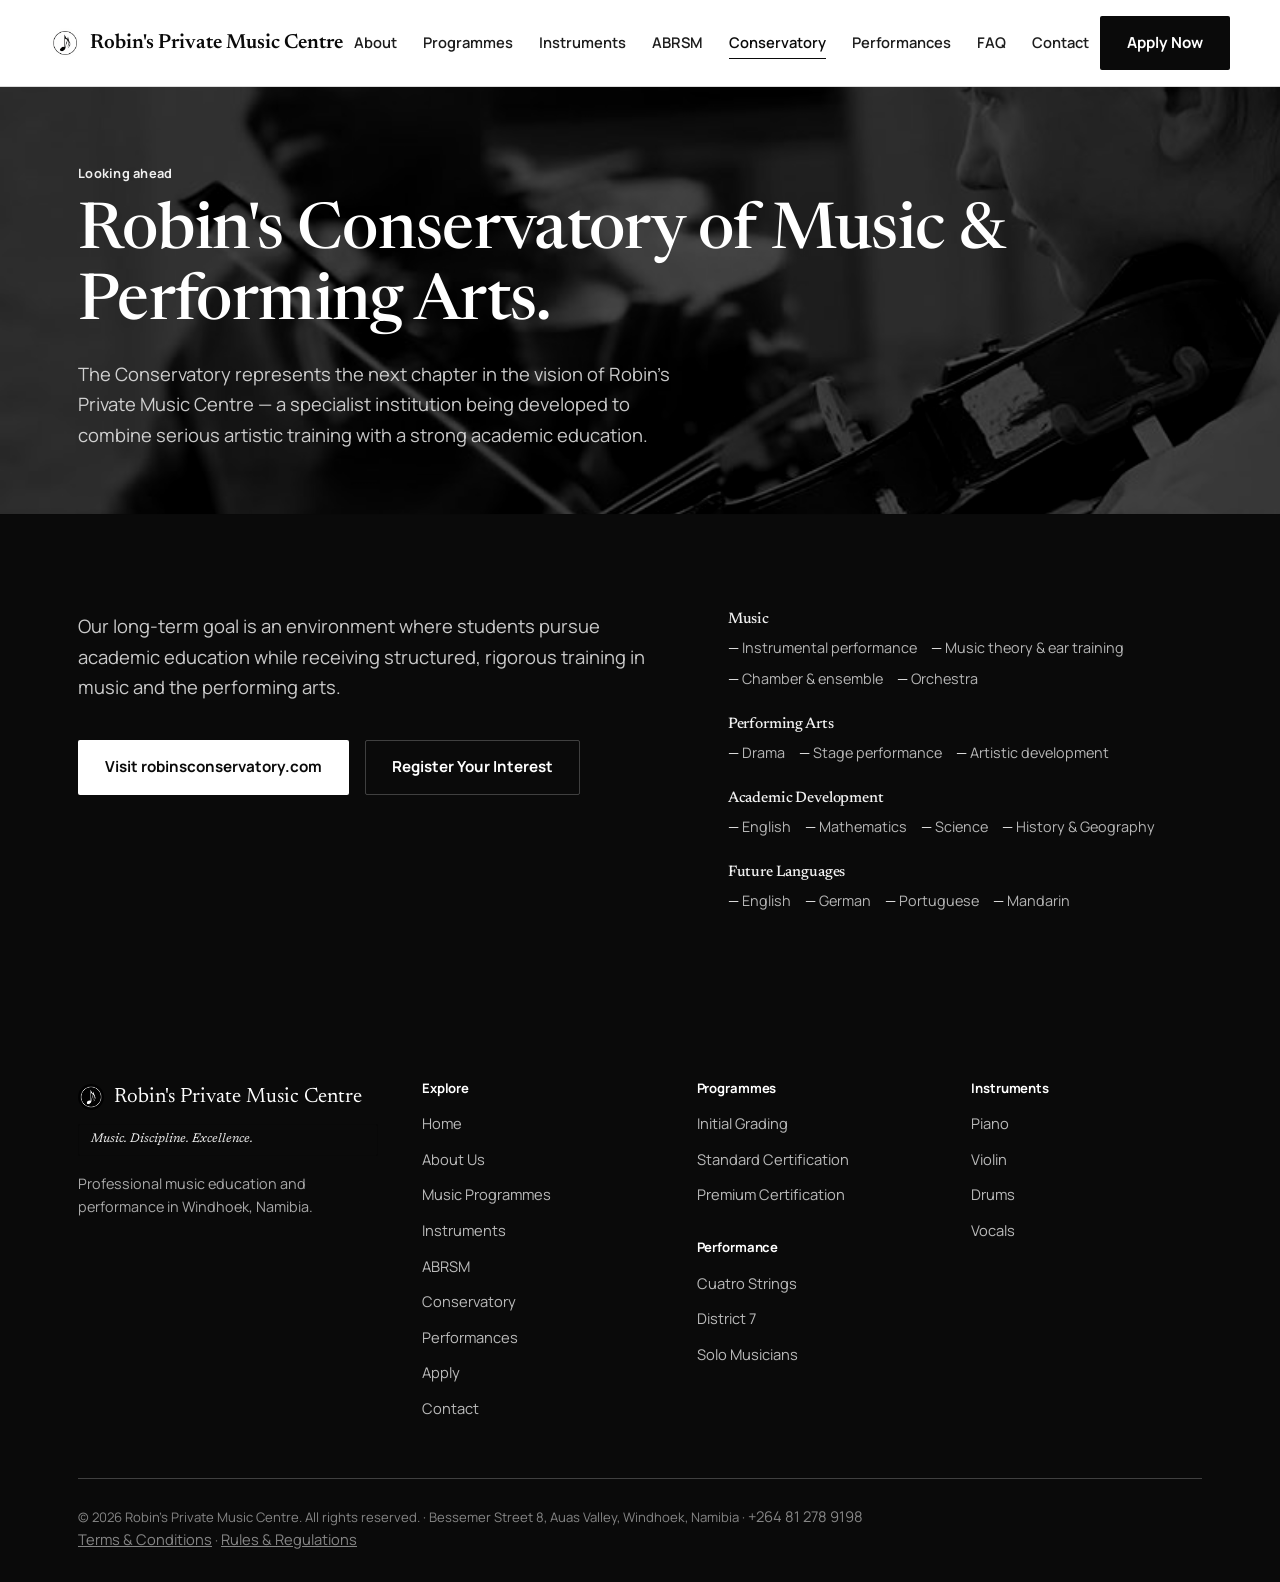
<file: conservatory.html>
<!DOCTYPE html>
<html lang="en">
<head>
<meta charset="UTF-8">
<meta name="viewport" content="width=device-width, initial-scale=1.0">
<title>Conservatory — Robin's Private Music Centre</title>
<meta name="description" content="Robin's Conservatory of Music & Performing Arts — the next chapter in the vision of Robin's Private Music Centre.">
<link rel="preconnect" href="https://fonts.googleapis.com">
<link rel="preconnect" href="https://fonts.gstatic.com" crossorigin>
<link href="https://fonts.googleapis.com/css2?family=Newsreader:ital,opsz,wght@0,6..72,400;0,6..72,500;0,6..72,600;1,6..72,400;1,6..72,500&family=Manrope:wght@400;500;600;700;800&display=swap" rel="stylesheet">
<link rel="icon" type="image/jpeg" href="images/logo-icon.jpg">
<link rel="stylesheet" href="css/styles.css">
</head>
<body>
<header>
  <div class="wrap nav-row">
    <a class="brand" href="index.html"><img class="logo-mark" src="images/logo-icon.jpg" alt="Robin's Private Music Centre logo"><span>Robin's <em>Private Music Centre</em></span></a>
    <button class="menu-toggle" id="menuToggle" aria-label="Toggle menu" aria-expanded="false">
      <span></span><span></span><span></span>
    </button>
    <nav class="main-nav" id="mainNav">
      <ul>
        <li><a href="about.html" data-page="about.html">About</a></li>
        <li><a href="programmes.html" data-page="programmes.html">Programmes</a></li>
        <li><a href="instruments.html" data-page="instruments.html">Instruments</a></li>
        <li><a href="abrsm.html" data-page="abrsm.html">ABRSM</a></li>
        <li><a href="conservatory.html" data-page="conservatory.html">Conservatory</a></li>
        <li><a href="performances.html" data-page="performances.html">Performances</a></li>
        <li><a href="faq.html" data-page="faq.html">FAQ</a></li>
        <li><a href="contact.html" data-page="contact.html">Contact</a></li>
      </ul>
    </nav>
    <div class="nav-cta">
      <a href="apply.html" class="btn btn-primary">Apply Now</a>
    </div>
  </div>
</header>

<main>

  <section class="page-hero dark-section dark-photo-bg">
    <div class="bg-layer"><img src="images/violin-lesson-a.jpg" alt=""></div>
    <div class="wrap">
      <span class="eyebrow-label">Looking ahead</span>
      <h1>Robin's Conservatory of Music &amp; Performing Arts.</h1>
      <p class="lede">The Conservatory represents the next chapter in the vision of Robin's Private Music Centre — a specialist institution being developed to combine serious artistic training with a strong academic education.</p>
    </div>
  </section>

  <section class="dark-section">
    <div class="wrap">
      <div class="cons-grid">
        <div>
          <p class="lede">Our long-term goal is an environment where students pursue academic education while receiving structured, rigorous training in music and the performing arts.</p>
          <div class="cons-actions">
            <a href="https://robinsconservatory.com" class="btn btn-brass" target="_blank" rel="noopener">Visit robinsconservatory.com</a>
            <a href="contact.html" class="btn btn-outline-light">Register Your Interest</a>
          </div>
        </div>
        <div class="cons-cats">
          <div>
            <h4>Music</h4>
            <ul><li>Instrumental performance</li><li>Music theory &amp; ear training</li><li>Chamber &amp; ensemble</li><li>Orchestra</li></ul>
          </div>
          <div>
            <h4>Performing Arts</h4>
            <ul><li>Drama</li><li>Stage performance</li><li>Artistic development</li></ul>
          </div>
          <div>
            <h4>Academic Development</h4>
            <ul><li>English</li><li>Mathematics</li><li>Science</li><li>History &amp; Geography</li></ul>
          </div>
          <div>
            <h4>Future Languages</h4>
            <ul><li>English</li><li>German</li><li>Portuguese</li><li>Mandarin</li></ul>
          </div>
        </div>
      </div>
    </div>
  </section>
</main>

<footer>
  <div class="wrap">
    <div class="footer-grid">
      <div>
        <div class="brand-foot"><img class="logo-mark" src="images/logo-icon.jpg" alt="Robin's Private Music Centre logo"><span>Robin's Private Music Centre</span></div>
        <p class="tag">Music. Discipline. Excellence.</p>
        <p style="font-size:0.9rem; max-width:32ch; color:rgba(255,255,255,0.65);">Professional music education and performance in Windhoek, Namibia.</p>
      </div>
      <div>
        <h4>Explore</h4>
        <ul>
          <li><a href="index.html">Home</a></li>
          <li><a href="about.html">About Us</a></li>
          <li><a href="programmes.html">Music Programmes</a></li>
          <li><a href="instruments.html">Instruments</a></li>
          <li><a href="abrsm.html">ABRSM</a></li>
          <li><a href="conservatory.html">Conservatory</a></li>
          <li><a href="performances.html">Performances</a></li>
          <li><a href="apply.html">Apply</a></li>
          <li><a href="contact.html">Contact</a></li>
        </ul>
      </div>
      <div>
        <h4>Programmes</h4>
        <ul>
          <li><a href="programmes.html">Initial Grading</a></li>
          <li><a href="programmes.html">Standard Certification</a></li>
          <li><a href="programmes.html">Premium Certification</a></li>
        </ul>
        <h4 style="margin-top:32px;">Performance</h4>
        <ul>
          <li><a href="performances.html">Cuatro Strings</a></li>
          <li><a href="performances.html">District 7</a></li>
          <li><a href="performances.html">Solo Musicians</a></li>
        </ul>
      </div>
      <div>
        <h4>Instruments</h4>
        <ul>
          <li><a href="instruments.html?i=Piano">Piano</a></li>
          <li><a href="instruments.html?i=Violin">Violin</a></li>
          <li><a href="instruments.html?i=Drums">Drums</a></li>
          <li><a href="instruments.html?i=Vocals">Vocals</a></li>
        </ul>
      </div>
    </div>
    <div class="footer-bottom">
      &copy; <span id="year"></span> Robin's Private Music Centre. All rights reserved. &middot; Bessemer Street 8, Auas Valley, Windhoek, Namibia &middot; <a href="tel:+264812789198" style="color:inherit;">+264 81 278 9198</a><br>
      <a href="terms.html" style="color:inherit; text-decoration:underline;">Terms &amp; Conditions</a> &middot; <a href="rules.html" style="color:inherit; text-decoration:underline;">Rules &amp; Regulations</a>
    </div>
  </div>
</footer>

<script src="js/main.js"></script>
</body>
</html>
</file>
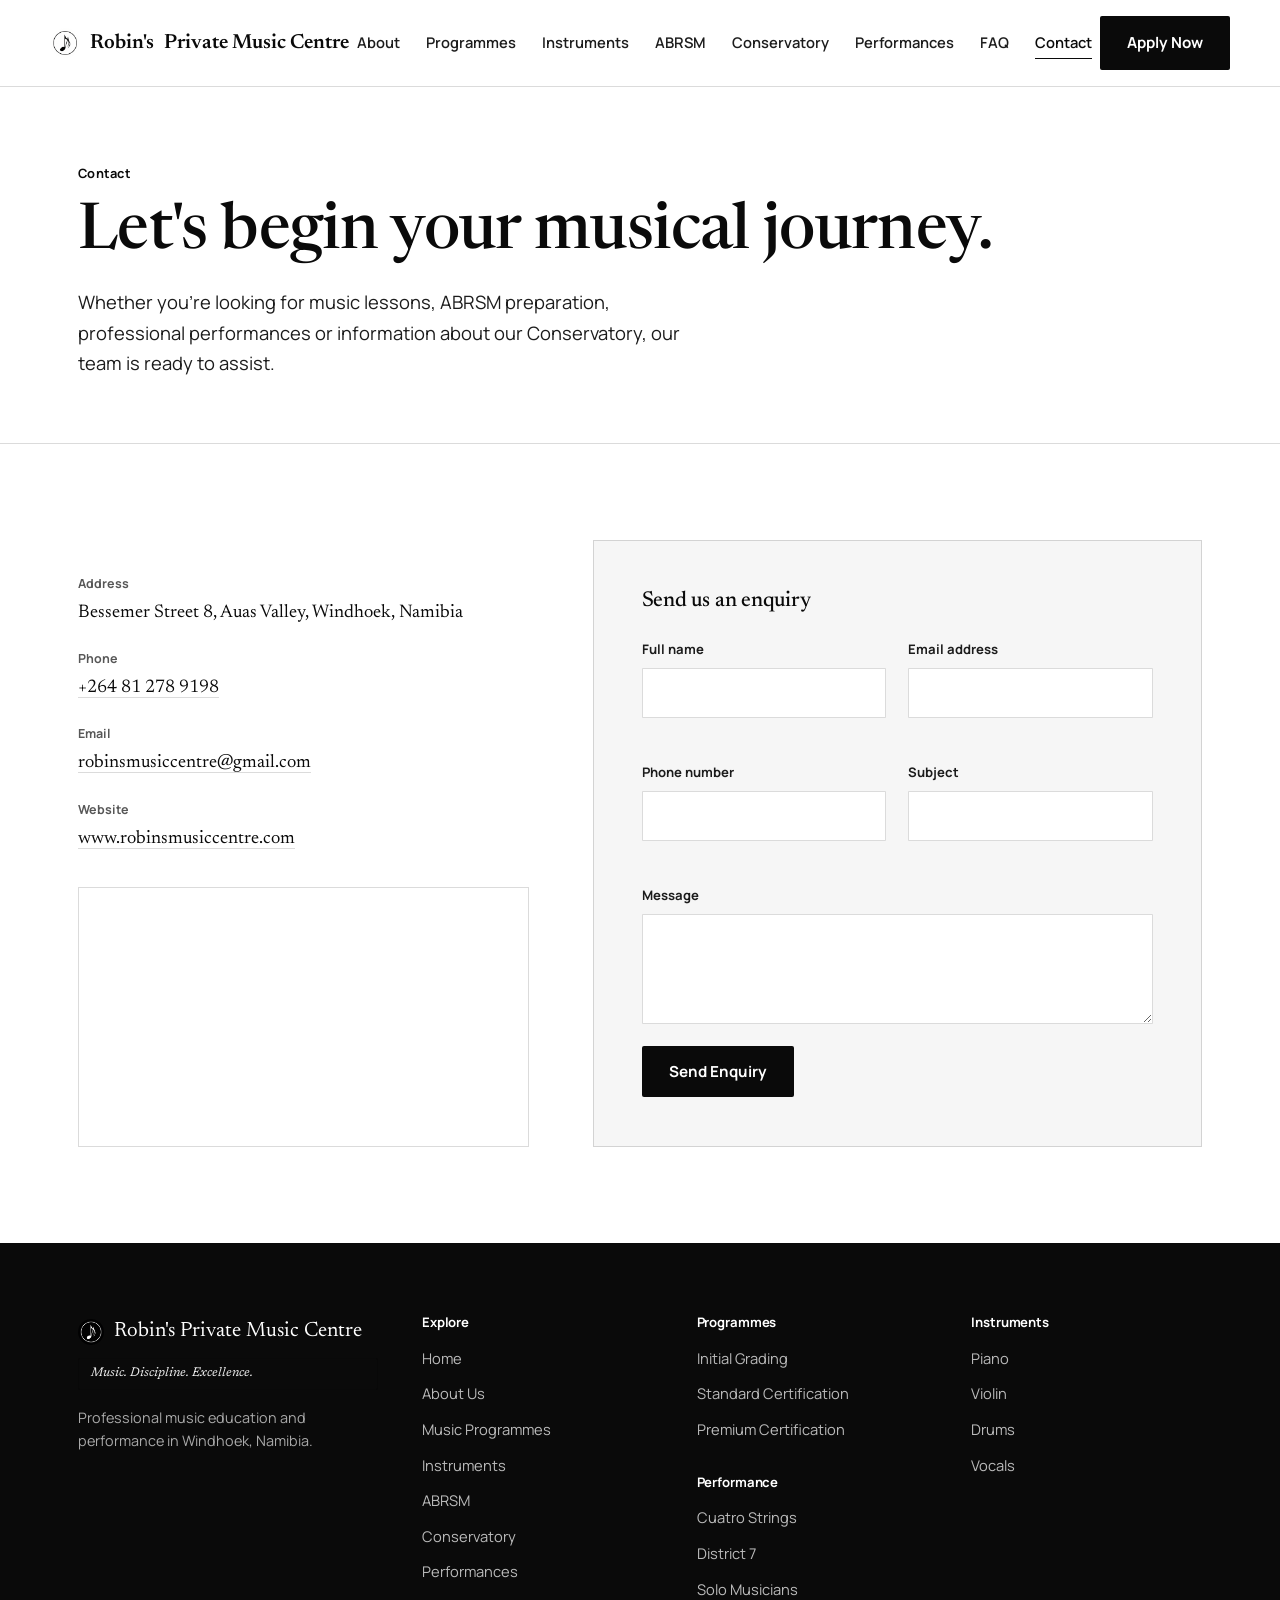
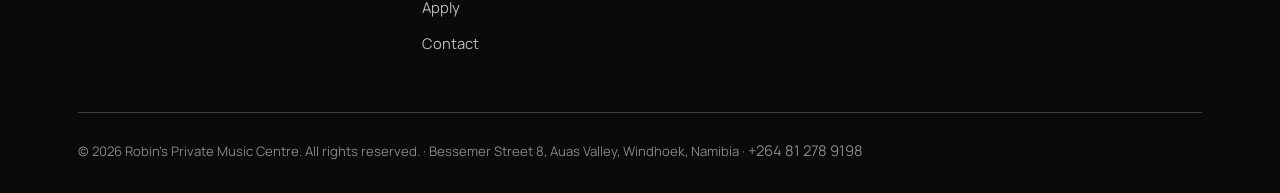
<file: contact.html>
<!DOCTYPE html>
<html lang="en">
<head>
<meta charset="UTF-8">
<meta name="viewport" content="width=device-width, initial-scale=1.0">
<title>Contact — Robin's Private Music Centre</title>
<meta name="description" content="Contact Robin's Private Music Centre in Windhoek, Namibia — phone, email, address and enquiry form.">
<link rel="preconnect" href="https://fonts.googleapis.com">
<link rel="preconnect" href="https://fonts.gstatic.com" crossorigin>
<link href="https://fonts.googleapis.com/css2?family=Newsreader:ital,opsz,wght@0,6..72,400;0,6..72,500;0,6..72,600;1,6..72,400;1,6..72,500&family=Manrope:wght@400;500;600;700;800&display=swap" rel="stylesheet">
<link rel="icon" type="image/jpeg" href="images/logo-icon.jpg">
<link rel="stylesheet" href="css/styles.css">
</head>
<body>
<header>
  <div class="wrap nav-row">
    <a class="brand" href="index.html"><img class="logo-mark" src="images/logo-icon.jpg" alt="Robin's Private Music Centre logo">Robin's <em>Private Music Centre</em></a>
    <button class="menu-toggle" id="menuToggle" aria-label="Toggle menu" aria-expanded="false">
      <span></span><span></span><span></span>
    </button>
    <nav class="main-nav" id="mainNav">
      <ul>
        <li><a href="about.html" data-page="about.html">About</a></li>
        <li><a href="programmes.html" data-page="programmes.html">Programmes</a></li>
        <li><a href="instruments.html" data-page="instruments.html">Instruments</a></li>
        <li><a href="abrsm.html" data-page="abrsm.html">ABRSM</a></li>
        <li><a href="conservatory.html" data-page="conservatory.html">Conservatory</a></li>
        <li><a href="performances.html" data-page="performances.html">Performances</a></li>
        <li><a href="faq.html" data-page="faq.html">FAQ</a></li>
        <li><a href="contact.html" data-page="contact.html">Contact</a></li>
      </ul>
    </nav>
    <div class="nav-cta">
      <a href="apply.html" class="btn btn-primary">Apply Now</a>
    </div>
  </div>
</header>

<main>

  <section class="page-hero">
    <div class="wrap">
      <span class="eyebrow-label">Contact</span>
      <h1>Let's begin your musical journey.</h1>
      <p class="lede">Whether you're looking for music lessons, ABRSM preparation, professional performances or information about our Conservatory, our team is ready to assist.</p>
    </div>
  </section>

  <section>
    <div class="wrap">
      <div class="contact-grid">
        <div class="contact-info">
          <dl>
            <div><dt>Address</dt><dd>Bessemer Street 8, Auas Valley, Windhoek, Namibia</dd></div>
            <div><dt>Phone</dt><dd><a href="tel:+264812789198">+264 81 278 9198</a></dd></div>
            <div><dt>Email</dt><dd><a href="mailto:robinsmusiccentre@gmail.com">robinsmusiccentre@gmail.com</a></dd></div>
            <div><dt>Website</dt><dd><a href="https://www.robinsmusiccentre.com">www.robinsmusiccentre.com</a></dd></div>
          </dl>
          <div class="map-frame">
            <iframe title="Location map" loading="lazy" src="https://www.google.com/maps?q=Bessemer+Street+8,+Auas+Valley,+Windhoek,+Namibia&output=embed"></iframe>
          </div>
        </div>

        <div class="form-shell">
          <h3 style="margin-bottom:26px;">Send us an enquiry</h3>
          <form id="enquiryForm" action="https://formsubmit.co/robinsmusiccentre@gmail.com" method="POST">
            <input type="hidden" name="_subject" value="New enquiry — Robin's Private Music Centre">
            <input type="hidden" name="_captcha" value="true">
            <input type="hidden" name="_template" value="table">
            <div class="form-grid">
              <div class="field"><label for="e_name">Full name</label><input type="text" id="e_name" name="Full Name" required></div>
              <div class="field"><label for="e_email">Email address</label><input type="email" id="e_email" name="Email Address" required></div>
              <div class="field"><label for="e_phone">Phone number</label><input type="tel" id="e_phone" name="Phone Number"></div>
              <div class="field"><label for="e_subject">Subject</label><input type="text" id="e_subject" name="Subject" required></div>
              <div class="field full"><label for="e_message">Message</label><textarea id="e_message" name="Message" required></textarea></div>
            </div>
            <button type="submit" class="btn btn-primary">Send Enquiry</button>
          </form>
          <div class="form-success" id="enquirySuccess">
            <h3>Message sent.</h3>
            <p>Thank you for reaching out — we'll be in touch shortly.</p>
          </div>
        </div>
      </div>
    </div>
  </section>
</main>

<footer>
  <div class="wrap">
    <div class="footer-grid">
      <div>
        <div class="brand-foot"><img class="logo-mark" src="images/logo-icon.jpg" alt="Robin's Private Music Centre logo">Robin's Private Music Centre</div>
        <p class="tag">Music. Discipline. Excellence.</p>
        <p style="font-size:0.9rem; max-width:32ch; color:rgba(255,255,255,0.65);">Professional music education and performance in Windhoek, Namibia.</p>
      </div>
      <div>
        <h4>Explore</h4>
        <ul>
          <li><a href="index.html">Home</a></li>
          <li><a href="about.html">About Us</a></li>
          <li><a href="programmes.html">Music Programmes</a></li>
          <li><a href="instruments.html">Instruments</a></li>
          <li><a href="abrsm.html">ABRSM</a></li>
          <li><a href="conservatory.html">Conservatory</a></li>
          <li><a href="performances.html">Performances</a></li>
          <li><a href="apply.html">Apply</a></li>
          <li><a href="contact.html">Contact</a></li>
        </ul>
      </div>
      <div>
        <h4>Programmes</h4>
        <ul>
          <li><a href="programmes.html">Initial Grading</a></li>
          <li><a href="programmes.html">Standard Certification</a></li>
          <li><a href="programmes.html">Premium Certification</a></li>
        </ul>
        <h4 style="margin-top:32px;">Performance</h4>
        <ul>
          <li><a href="performances.html">Cuatro Strings</a></li>
          <li><a href="performances.html">District 7</a></li>
          <li><a href="performances.html">Solo Musicians</a></li>
        </ul>
      </div>
      <div>
        <h4>Instruments</h4>
        <ul>
          <li><a href="instruments.html?i=Piano">Piano</a></li>
          <li><a href="instruments.html?i=Violin">Violin</a></li>
          <li><a href="instruments.html?i=Drums">Drums</a></li>
          <li><a href="instruments.html?i=Vocals">Vocals</a></li>
        </ul>
      </div>
    </div>
    <div class="footer-bottom">
      &copy; <span id="year"></span> Robin's Private Music Centre. All rights reserved. &middot; Bessemer Street 8, Auas Valley, Windhoek, Namibia &middot; <a href="tel:+264812789198" style="color:inherit;">+264 81 278 9198</a>
    </div>
  </div>
</footer>

<script src="js/main.js"></script>
</body>
</html>
</file>
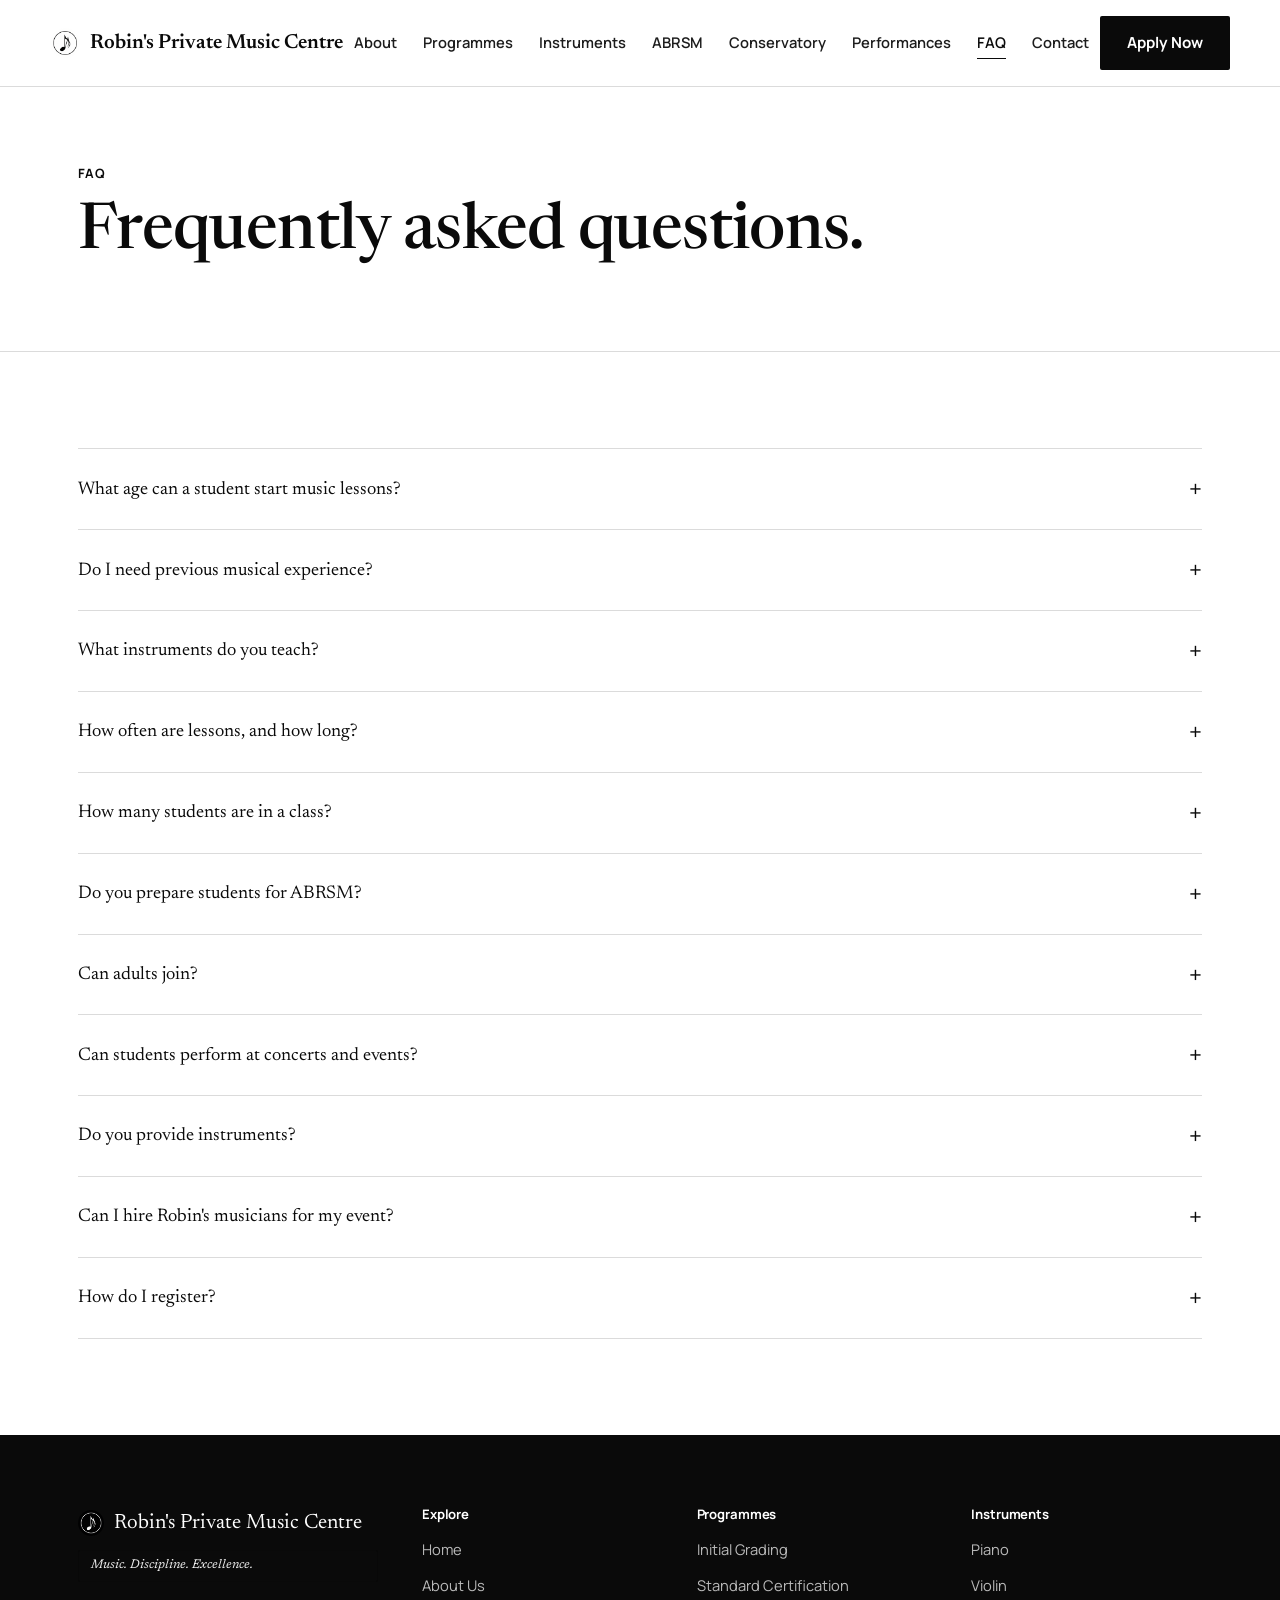
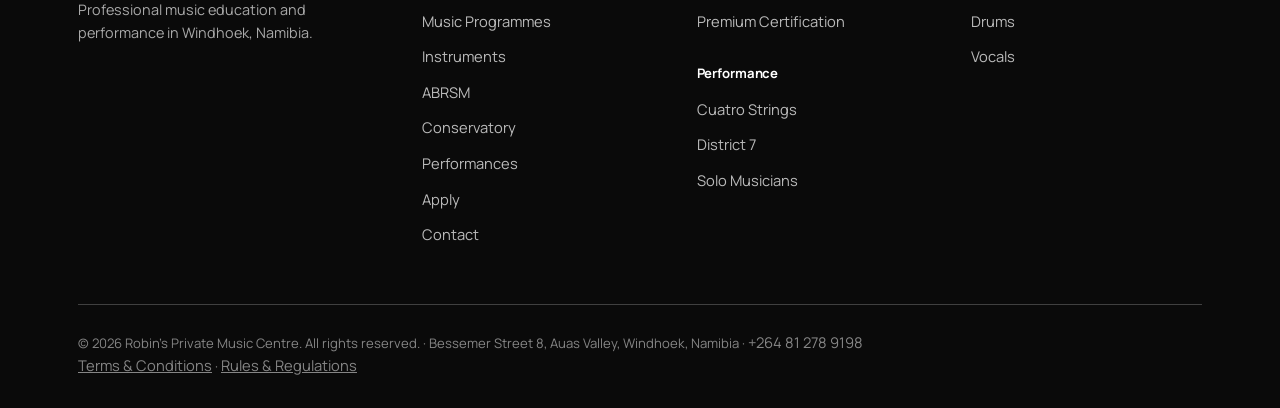
<file: faq.html>
<!DOCTYPE html>
<html lang="en">
<head>
<meta charset="UTF-8">
<meta name="viewport" content="width=device-width, initial-scale=1.0">
<title>FAQ — Robin's Private Music Centre</title>
<meta name="description" content="Frequently asked questions about lessons, fees, ABRSM certification and performances at Robin's Private Music Centre.">
<link rel="preconnect" href="https://fonts.googleapis.com">
<link rel="preconnect" href="https://fonts.gstatic.com" crossorigin>
<link href="https://fonts.googleapis.com/css2?family=Newsreader:ital,opsz,wght@0,6..72,400;0,6..72,500;0,6..72,600;1,6..72,400;1,6..72,500&family=Manrope:wght@400;500;600;700;800&display=swap" rel="stylesheet">
<link rel="icon" type="image/jpeg" href="images/logo-icon.jpg">
<link rel="stylesheet" href="css/styles.css">
</head>
<body>
<header>
  <div class="wrap nav-row">
    <a class="brand" href="index.html"><img class="logo-mark" src="images/logo-icon.jpg" alt="Robin's Private Music Centre logo"><span>Robin's <em>Private Music Centre</em></span></a>
    <button class="menu-toggle" id="menuToggle" aria-label="Toggle menu" aria-expanded="false">
      <span></span><span></span><span></span>
    </button>
    <nav class="main-nav" id="mainNav">
      <ul>
        <li><a href="about.html" data-page="about.html">About</a></li>
        <li><a href="programmes.html" data-page="programmes.html">Programmes</a></li>
        <li><a href="instruments.html" data-page="instruments.html">Instruments</a></li>
        <li><a href="abrsm.html" data-page="abrsm.html">ABRSM</a></li>
        <li><a href="conservatory.html" data-page="conservatory.html">Conservatory</a></li>
        <li><a href="performances.html" data-page="performances.html">Performances</a></li>
        <li><a href="faq.html" data-page="faq.html">FAQ</a></li>
        <li><a href="contact.html" data-page="contact.html">Contact</a></li>
      </ul>
    </nav>
    <div class="nav-cta">
      <a href="apply.html" class="btn btn-primary">Apply Now</a>
    </div>
  </div>
</header>

<main>

  <section class="page-hero">
    <div class="wrap">
      <span class="eyebrow-label">FAQ</span>
      <h1>Frequently asked questions.</h1>
    </div>
  </section>

  <section>
    <div class="wrap">
      <details><summary>What age can a student start music lessons?</summary><p>Students can begin music education at different ages depending on the instrument and programme. Contact us to discuss the most suitable starting point.</p></details>
      <details><summary>Do I need previous musical experience?</summary><p>No. Beginners are welcome. Our Initial Grading Programme is designed to establish the fundamentals required for musical development.</p></details>
      <details><summary>What instruments do you teach?</summary><p>Piano, Violin, Viola, Cello, Flute, Acoustic Guitar, Electric Guitar, Bass Guitar, Drums and Vocals.</p></details>
      <details><summary>How often are lessons, and how long?</summary><p>Lessons are held once per week, structured around a one-hour weekly session.</p></details>
      <details><summary>How many students are in a class?</summary><p>Initial Grading and Standard Certification programmes have a maximum of 3 students per class. Premium Certification is one-on-one.</p></details>
      <details><summary>Do you prepare students for ABRSM?</summary><p>Yes. Our Standard and Premium Certification programmes provide structured preparation toward the ABRSM examination pathway.</p></details>
      <details><summary>Can adults join?</summary><p>Yes. Music education is not limited to children — adults interested in developing their musical abilities are welcome to enquire.</p></details>
      <details><summary>Can students perform at concerts and events?</summary><p>Yes. Students may have opportunities to participate in concerts, showcases, competitions and other performances depending on their level and readiness.</p></details>
      <details><summary>Do you provide instruments?</summary><p>Instrument availability varies. Contact the Centre for information about available instruments and equipment.</p></details>
      <details><summary>Can I hire Robin's musicians for my event?</summary><p>Yes. We provide professional performance services, including solo musicians, Cuatro Strings and District 7.</p></details>
      <details><summary>How do I register?</summary><p>Complete the online application form and our team will contact you regarding placement, scheduling and next steps.</p></details>
    </div>
  </section>
</main>

<footer>
  <div class="wrap">
    <div class="footer-grid">
      <div>
        <div class="brand-foot"><img class="logo-mark" src="images/logo-icon.jpg" alt="Robin's Private Music Centre logo"><span>Robin's Private Music Centre</span></div>
        <p class="tag">Music. Discipline. Excellence.</p>
        <p style="font-size:0.9rem; max-width:32ch; color:rgba(255,255,255,0.65);">Professional music education and performance in Windhoek, Namibia.</p>
      </div>
      <div>
        <h4>Explore</h4>
        <ul>
          <li><a href="index.html">Home</a></li>
          <li><a href="about.html">About Us</a></li>
          <li><a href="programmes.html">Music Programmes</a></li>
          <li><a href="instruments.html">Instruments</a></li>
          <li><a href="abrsm.html">ABRSM</a></li>
          <li><a href="conservatory.html">Conservatory</a></li>
          <li><a href="performances.html">Performances</a></li>
          <li><a href="apply.html">Apply</a></li>
          <li><a href="contact.html">Contact</a></li>
        </ul>
      </div>
      <div>
        <h4>Programmes</h4>
        <ul>
          <li><a href="programmes.html">Initial Grading</a></li>
          <li><a href="programmes.html">Standard Certification</a></li>
          <li><a href="programmes.html">Premium Certification</a></li>
        </ul>
        <h4 style="margin-top:32px;">Performance</h4>
        <ul>
          <li><a href="performances.html">Cuatro Strings</a></li>
          <li><a href="performances.html">District 7</a></li>
          <li><a href="performances.html">Solo Musicians</a></li>
        </ul>
      </div>
      <div>
        <h4>Instruments</h4>
        <ul>
          <li><a href="instruments.html?i=Piano">Piano</a></li>
          <li><a href="instruments.html?i=Violin">Violin</a></li>
          <li><a href="instruments.html?i=Drums">Drums</a></li>
          <li><a href="instruments.html?i=Vocals">Vocals</a></li>
        </ul>
      </div>
    </div>
    <div class="footer-bottom">
      &copy; <span id="year"></span> Robin's Private Music Centre. All rights reserved. &middot; Bessemer Street 8, Auas Valley, Windhoek, Namibia &middot; <a href="tel:+264812789198" style="color:inherit;">+264 81 278 9198</a><br>
      <a href="terms.html" style="color:inherit; text-decoration:underline;">Terms &amp; Conditions</a> &middot; <a href="rules.html" style="color:inherit; text-decoration:underline;">Rules &amp; Regulations</a>
    </div>
  </div>
</footer>

<script src="js/main.js"></script>
</body>
</html>
</file>
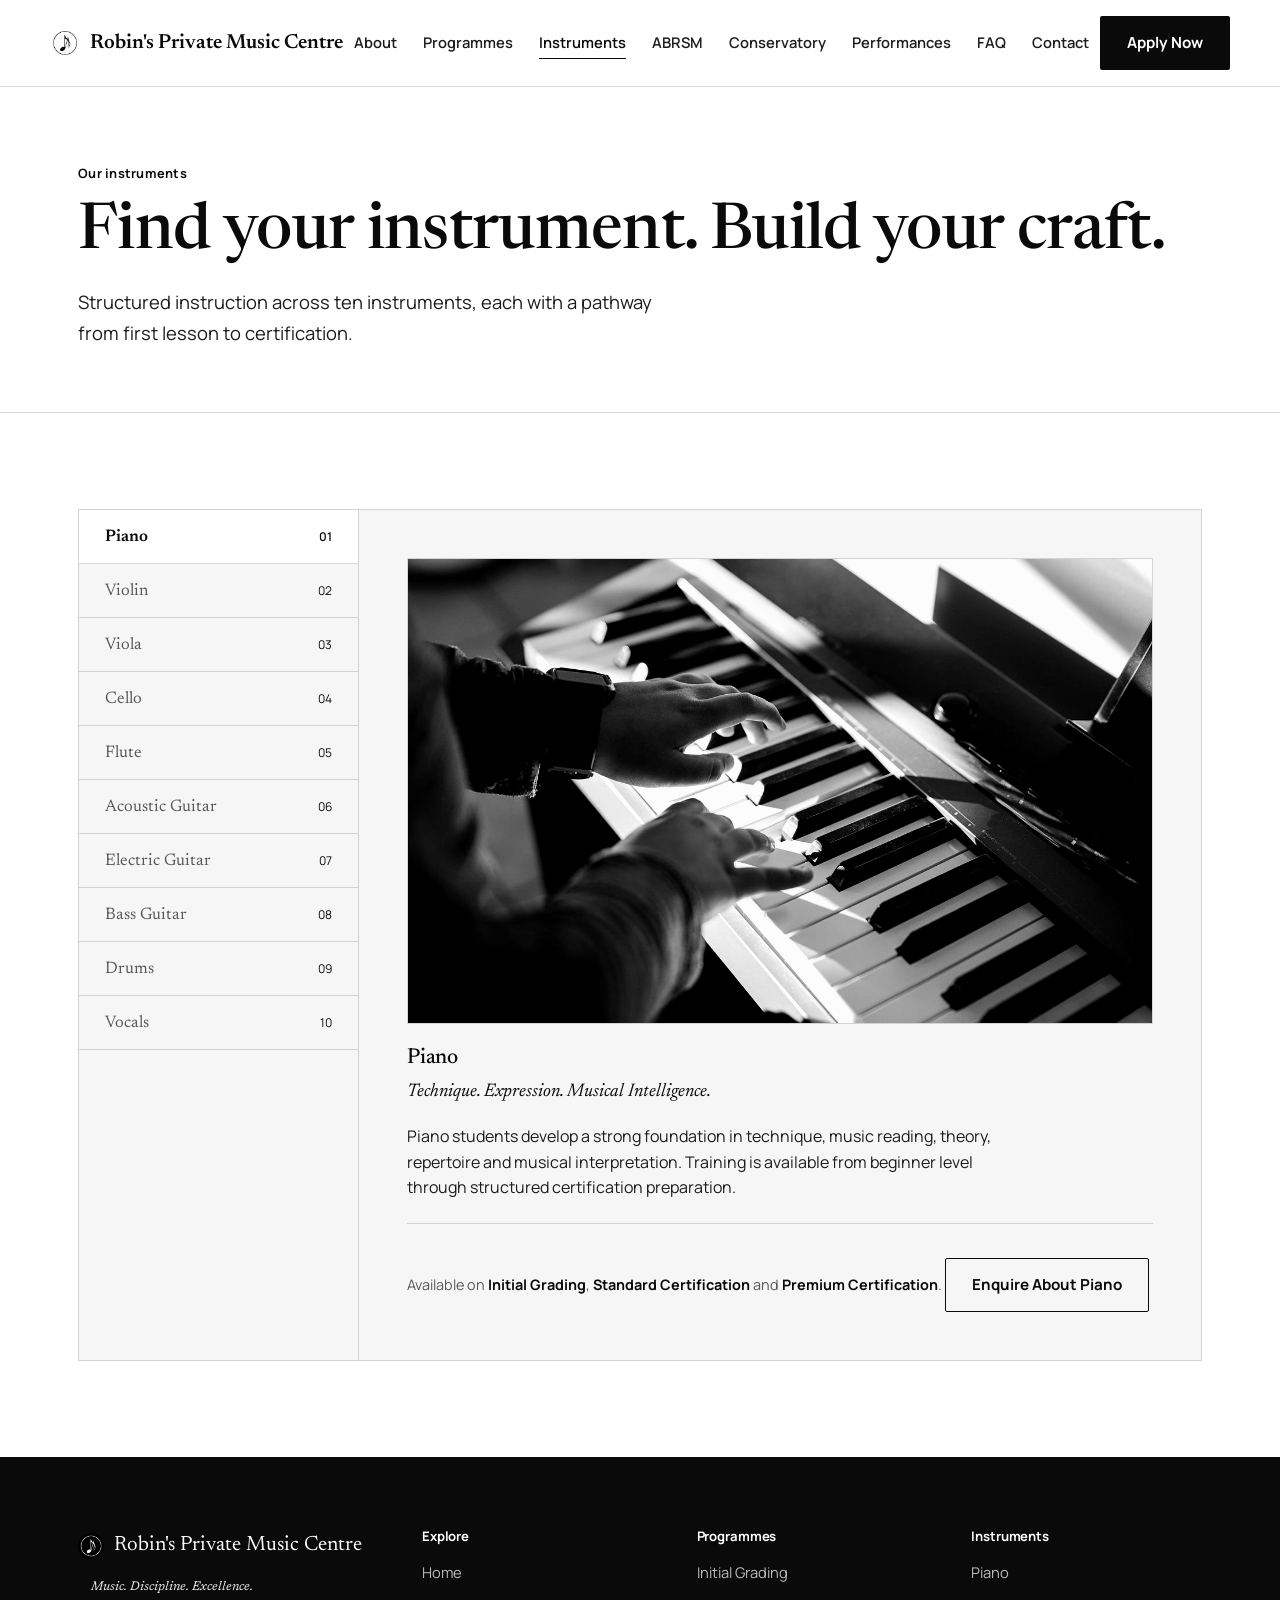
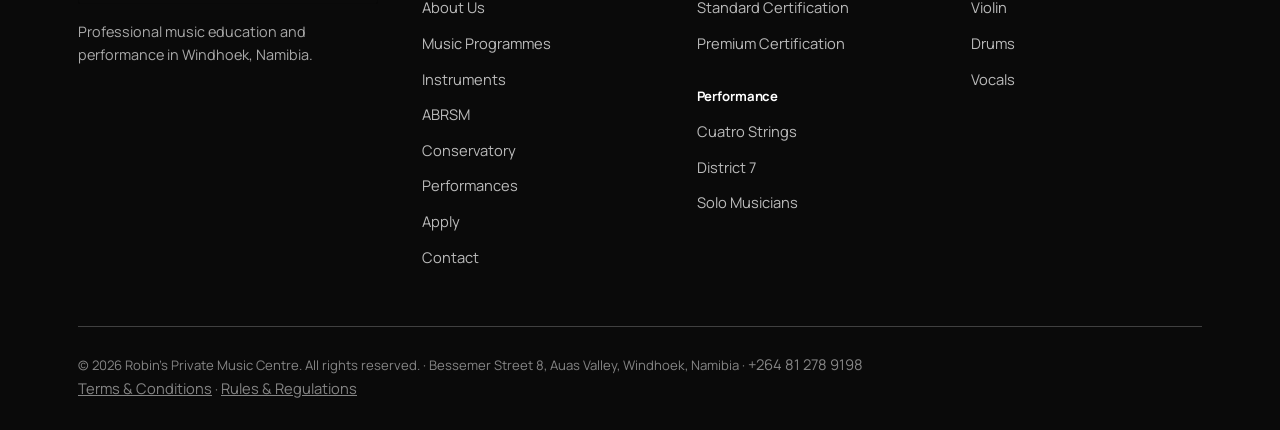
<file: instruments.html>
<!DOCTYPE html>
<html lang="en">
<head>
<meta charset="UTF-8">
<meta name="viewport" content="width=device-width, initial-scale=1.0">
<title>Instruments — Robin's Private Music Centre</title>
<meta name="description" content="Piano, violin, viola, cello, flute, acoustic and electric guitar, bass, drums and vocals — instrument programmes at Robin's Private Music Centre.">
<link rel="preconnect" href="https://fonts.googleapis.com">
<link rel="preconnect" href="https://fonts.gstatic.com" crossorigin>
<link href="https://fonts.googleapis.com/css2?family=Newsreader:ital,opsz,wght@0,6..72,400;0,6..72,500;0,6..72,600;1,6..72,400;1,6..72,500&family=Manrope:wght@400;500;600;700;800&display=swap" rel="stylesheet">
<link rel="icon" type="image/jpeg" href="images/logo-icon.jpg">
<link rel="stylesheet" href="css/styles.css">
</head>
<body>
<header>
  <div class="wrap nav-row">
    <a class="brand" href="index.html"><img class="logo-mark" src="images/logo-icon.jpg" alt="Robin's Private Music Centre logo"><span>Robin's <em>Private Music Centre</em></span></a>
    <button class="menu-toggle" id="menuToggle" aria-label="Toggle menu" aria-expanded="false">
      <span></span><span></span><span></span>
    </button>
    <nav class="main-nav" id="mainNav">
      <ul>
        <li><a href="about.html" data-page="about.html">About</a></li>
        <li><a href="programmes.html" data-page="programmes.html">Programmes</a></li>
        <li><a href="instruments.html" data-page="instruments.html">Instruments</a></li>
        <li><a href="abrsm.html" data-page="abrsm.html">ABRSM</a></li>
        <li><a href="conservatory.html" data-page="conservatory.html">Conservatory</a></li>
        <li><a href="performances.html" data-page="performances.html">Performances</a></li>
        <li><a href="faq.html" data-page="faq.html">FAQ</a></li>
        <li><a href="contact.html" data-page="contact.html">Contact</a></li>
      </ul>
    </nav>
    <div class="nav-cta">
      <a href="apply.html" class="btn btn-primary">Apply Now</a>
    </div>
  </div>
</header>

<main>

  <section class="page-hero">
    <div class="wrap">
      <span class="eyebrow-label">Our instruments</span>
      <h1>Find your instrument. Build your craft.</h1>
      <p class="lede">Structured instruction across ten instruments, each with a pathway from first lesson to certification.</p>
    </div>
  </section>

  <section>
    <div class="wrap">
      <div class="instruments-panel">
        <div class="instrument-list" role="tablist" aria-label="Instruments" id="instrumentList"></div>
        <div id="instrumentPanels"></div>
      </div>
    </div>
  </section>
</main>

<footer>
  <div class="wrap">
    <div class="footer-grid">
      <div>
        <div class="brand-foot"><img class="logo-mark" src="images/logo-icon.jpg" alt="Robin's Private Music Centre logo"><span>Robin's Private Music Centre</span></div>
        <p class="tag">Music. Discipline. Excellence.</p>
        <p style="font-size:0.9rem; max-width:32ch; color:rgba(255,255,255,0.65);">Professional music education and performance in Windhoek, Namibia.</p>
      </div>
      <div>
        <h4>Explore</h4>
        <ul>
          <li><a href="index.html">Home</a></li>
          <li><a href="about.html">About Us</a></li>
          <li><a href="programmes.html">Music Programmes</a></li>
          <li><a href="instruments.html">Instruments</a></li>
          <li><a href="abrsm.html">ABRSM</a></li>
          <li><a href="conservatory.html">Conservatory</a></li>
          <li><a href="performances.html">Performances</a></li>
          <li><a href="apply.html">Apply</a></li>
          <li><a href="contact.html">Contact</a></li>
        </ul>
      </div>
      <div>
        <h4>Programmes</h4>
        <ul>
          <li><a href="programmes.html">Initial Grading</a></li>
          <li><a href="programmes.html">Standard Certification</a></li>
          <li><a href="programmes.html">Premium Certification</a></li>
        </ul>
        <h4 style="margin-top:32px;">Performance</h4>
        <ul>
          <li><a href="performances.html">Cuatro Strings</a></li>
          <li><a href="performances.html">District 7</a></li>
          <li><a href="performances.html">Solo Musicians</a></li>
        </ul>
      </div>
      <div>
        <h4>Instruments</h4>
        <ul>
          <li><a href="instruments.html?i=Piano">Piano</a></li>
          <li><a href="instruments.html?i=Violin">Violin</a></li>
          <li><a href="instruments.html?i=Drums">Drums</a></li>
          <li><a href="instruments.html?i=Vocals">Vocals</a></li>
        </ul>
      </div>
    </div>
    <div class="footer-bottom">
      &copy; <span id="year"></span> Robin's Private Music Centre. All rights reserved. &middot; Bessemer Street 8, Auas Valley, Windhoek, Namibia &middot; <a href="tel:+264812789198" style="color:inherit;">+264 81 278 9198</a><br>
      <a href="terms.html" style="color:inherit; text-decoration:underline;">Terms &amp; Conditions</a> &middot; <a href="rules.html" style="color:inherit; text-decoration:underline;">Rules &amp; Regulations</a>
    </div>
  </div>
</footer>

<script src="js/main.js"></script>
</body>
</html>
</file>
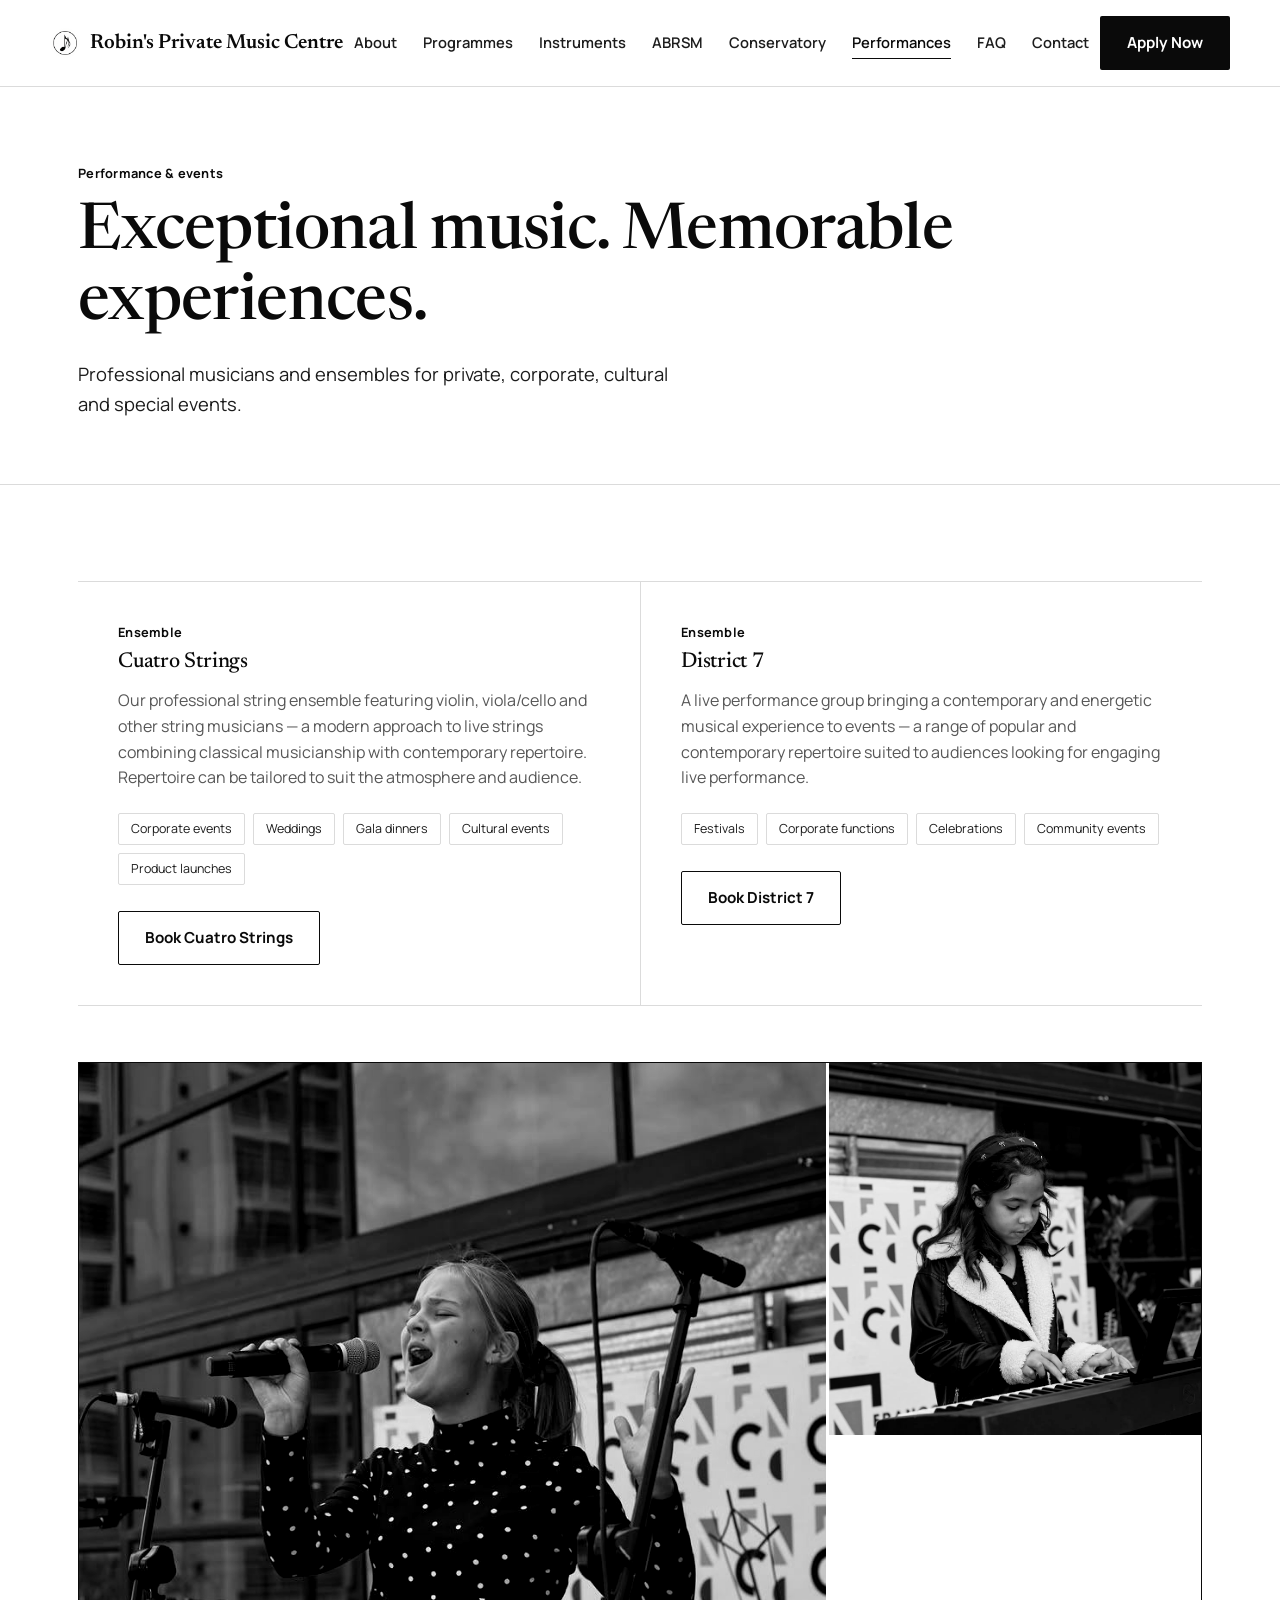
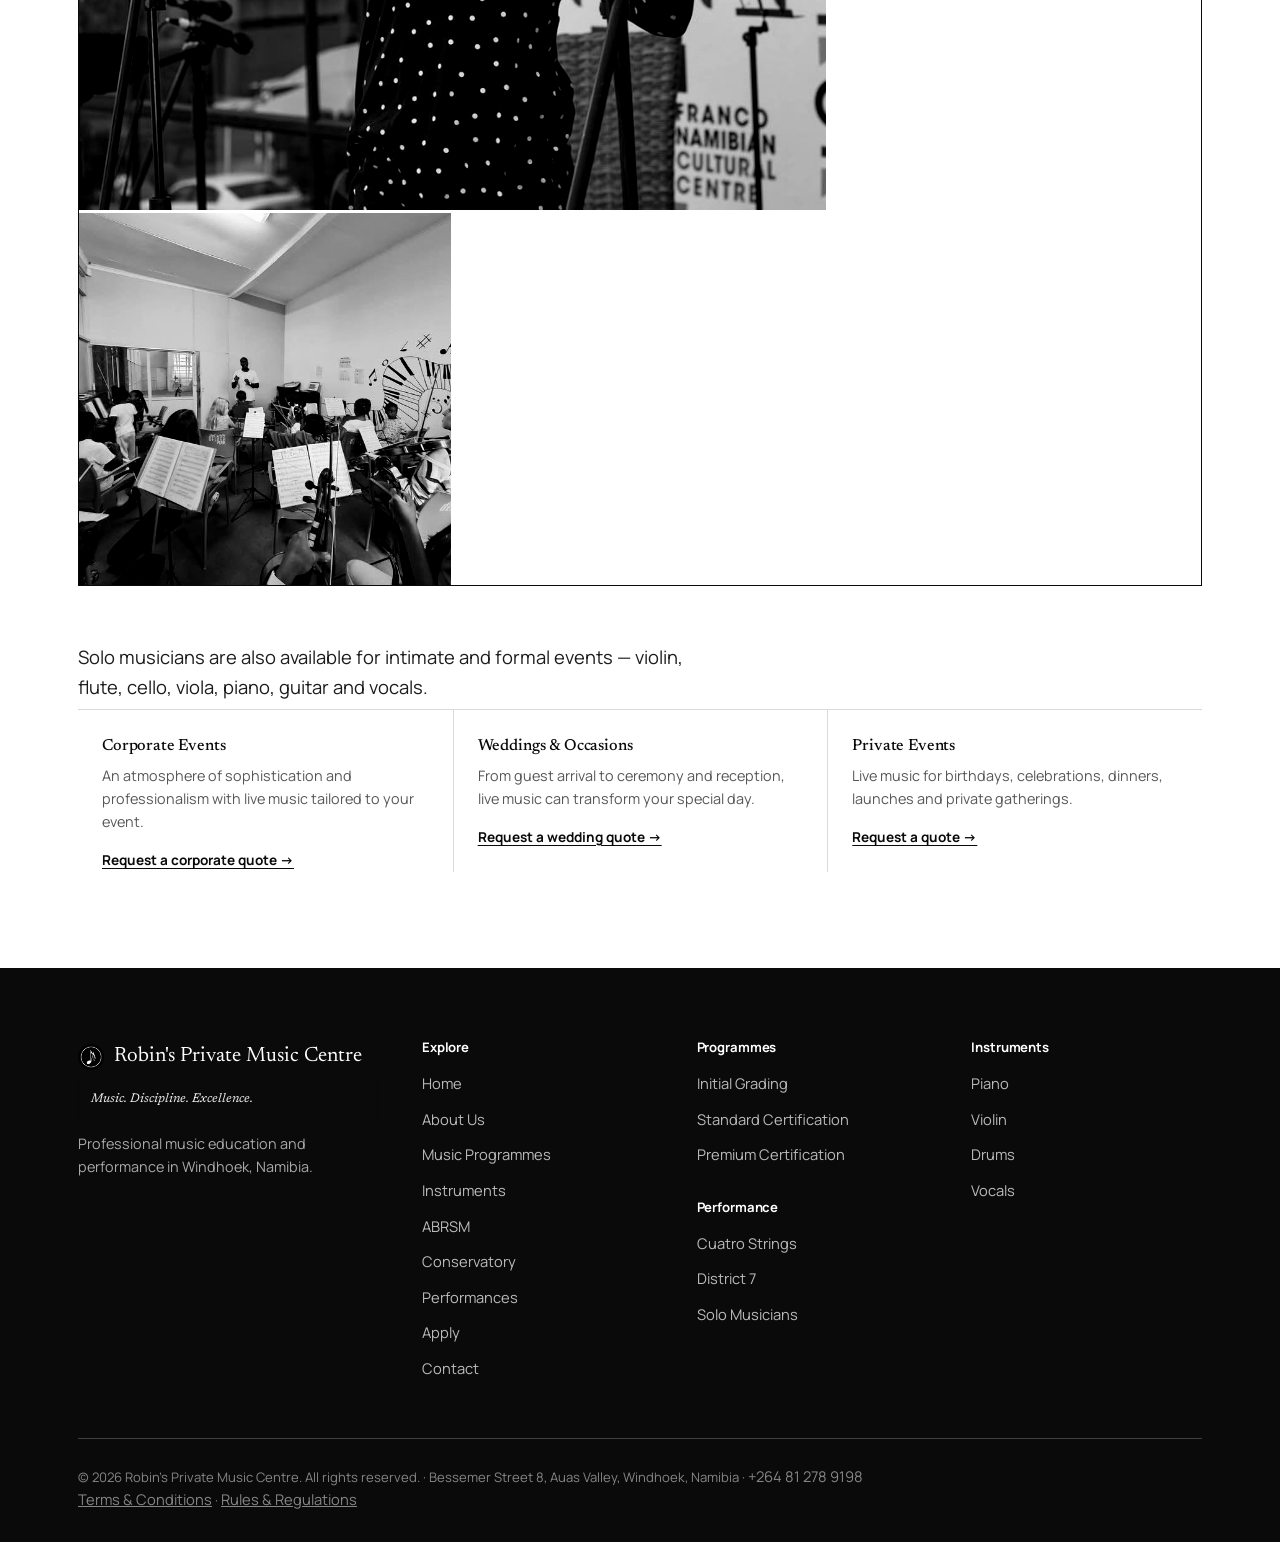
<file: performances.html>
<!DOCTYPE html>
<html lang="en">
<head>
<meta charset="UTF-8">
<meta name="viewport" content="width=device-width, initial-scale=1.0">
<title>Performances & Events — Robin's Private Music Centre</title>
<meta name="description" content="Hire Robin's musicians — Cuatro Strings, District 7 and solo performers — for weddings, corporate events and private functions.">
<link rel="preconnect" href="https://fonts.googleapis.com">
<link rel="preconnect" href="https://fonts.gstatic.com" crossorigin>
<link href="https://fonts.googleapis.com/css2?family=Newsreader:ital,opsz,wght@0,6..72,400;0,6..72,500;0,6..72,600;1,6..72,400;1,6..72,500&family=Manrope:wght@400;500;600;700;800&display=swap" rel="stylesheet">
<link rel="icon" type="image/jpeg" href="images/logo-icon.jpg">
<link rel="stylesheet" href="css/styles.css">
</head>
<body>
<header>
  <div class="wrap nav-row">
    <a class="brand" href="index.html"><img class="logo-mark" src="images/logo-icon.jpg" alt="Robin's Private Music Centre logo"><span>Robin's <em>Private Music Centre</em></span></a>
    <button class="menu-toggle" id="menuToggle" aria-label="Toggle menu" aria-expanded="false">
      <span></span><span></span><span></span>
    </button>
    <nav class="main-nav" id="mainNav">
      <ul>
        <li><a href="about.html" data-page="about.html">About</a></li>
        <li><a href="programmes.html" data-page="programmes.html">Programmes</a></li>
        <li><a href="instruments.html" data-page="instruments.html">Instruments</a></li>
        <li><a href="abrsm.html" data-page="abrsm.html">ABRSM</a></li>
        <li><a href="conservatory.html" data-page="conservatory.html">Conservatory</a></li>
        <li><a href="performances.html" data-page="performances.html">Performances</a></li>
        <li><a href="faq.html" data-page="faq.html">FAQ</a></li>
        <li><a href="contact.html" data-page="contact.html">Contact</a></li>
      </ul>
    </nav>
    <div class="nav-cta">
      <a href="apply.html" class="btn btn-primary">Apply Now</a>
    </div>
  </div>
</header>

<main>

  <section class="page-hero">
    <div class="wrap">
      <span class="eyebrow-label">Performance &amp; events</span>
      <h1>Exceptional music. Memorable experiences.</h1>
      <p class="lede">Professional musicians and ensembles for private, corporate, cultural and special events.</p>
    </div>
  </section>

  <section>
    <div class="wrap">
      <div class="ensemble-grid">
        <div class="ensemble">
          <span class="eyebrow-label">Ensemble</span>
          <h3>Cuatro Strings</h3>
          <p class="desc">Our professional string ensemble featuring violin, viola/cello and other string musicians — a modern approach to live strings combining classical musicianship with contemporary repertoire. Repertoire can be tailored to suit the atmosphere and audience.</p>
          <div class="tag-row">
            <span class="tag">Corporate events</span><span class="tag">Weddings</span><span class="tag">Gala dinners</span><span class="tag">Cultural events</span><span class="tag">Product launches</span>
          </div>
          <a href="contact.html" class="btn btn-outline">Book Cuatro Strings</a>
        </div>
        <div class="ensemble">
          <span class="eyebrow-label">Ensemble</span>
          <h3>District 7</h3>
          <p class="desc">A live performance group bringing a contemporary and energetic musical experience to events — a range of popular and contemporary repertoire suited to audiences looking for engaging live performance.</p>
          <div class="tag-row">
            <span class="tag">Festivals</span><span class="tag">Corporate functions</span><span class="tag">Celebrations</span><span class="tag">Community events</span>
          </div>
          <a href="contact.html" class="btn btn-outline">Book District 7</a>
        </div>
      </div>

      <div class="perf-gallery">
        <figure class="wide"><img class="bw-photo" src="images/girl-singing-stage.jpg" alt="Student singing on stage at a cultural festival"></figure>
        <figure><img class="bw-photo" src="images/girl-keyboard-stage.jpg" alt="Student performing keyboard on stage"></figure>
        <figure><img class="bw-photo" src="images/ensemble-room-wide.jpg" alt="String ensemble rehearsing together"></figure>
      </div>

      <p class="lede" style="margin-bottom:6px;">Solo musicians are also available for intimate and formal events — violin, flute, cello, viola, piano, guitar and vocals.</p>

      <div class="event-types">
        <div>
          <h4>Corporate Events</h4>
          <p>An atmosphere of sophistication and professionalism with live music tailored to your event.</p>
          <a href="contact.html">Request a corporate quote &rarr;</a>
        </div>
        <div>
          <h4>Weddings &amp; Occasions</h4>
          <p>From guest arrival to ceremony and reception, live music can transform your special day.</p>
          <a href="contact.html">Request a wedding quote &rarr;</a>
        </div>
        <div>
          <h4>Private Events</h4>
          <p>Live music for birthdays, celebrations, dinners, launches and private gatherings.</p>
          <a href="contact.html">Request a quote &rarr;</a>
        </div>
      </div>
    </div>
  </section>
</main>

<footer>
  <div class="wrap">
    <div class="footer-grid">
      <div>
        <div class="brand-foot"><img class="logo-mark" src="images/logo-icon.jpg" alt="Robin's Private Music Centre logo"><span>Robin's Private Music Centre</span></div>
        <p class="tag">Music. Discipline. Excellence.</p>
        <p style="font-size:0.9rem; max-width:32ch; color:rgba(255,255,255,0.65);">Professional music education and performance in Windhoek, Namibia.</p>
      </div>
      <div>
        <h4>Explore</h4>
        <ul>
          <li><a href="index.html">Home</a></li>
          <li><a href="about.html">About Us</a></li>
          <li><a href="programmes.html">Music Programmes</a></li>
          <li><a href="instruments.html">Instruments</a></li>
          <li><a href="abrsm.html">ABRSM</a></li>
          <li><a href="conservatory.html">Conservatory</a></li>
          <li><a href="performances.html">Performances</a></li>
          <li><a href="apply.html">Apply</a></li>
          <li><a href="contact.html">Contact</a></li>
        </ul>
      </div>
      <div>
        <h4>Programmes</h4>
        <ul>
          <li><a href="programmes.html">Initial Grading</a></li>
          <li><a href="programmes.html">Standard Certification</a></li>
          <li><a href="programmes.html">Premium Certification</a></li>
        </ul>
        <h4 style="margin-top:32px;">Performance</h4>
        <ul>
          <li><a href="performances.html">Cuatro Strings</a></li>
          <li><a href="performances.html">District 7</a></li>
          <li><a href="performances.html">Solo Musicians</a></li>
        </ul>
      </div>
      <div>
        <h4>Instruments</h4>
        <ul>
          <li><a href="instruments.html?i=Piano">Piano</a></li>
          <li><a href="instruments.html?i=Violin">Violin</a></li>
          <li><a href="instruments.html?i=Drums">Drums</a></li>
          <li><a href="instruments.html?i=Vocals">Vocals</a></li>
        </ul>
      </div>
    </div>
    <div class="footer-bottom">
      &copy; <span id="year"></span> Robin's Private Music Centre. All rights reserved. &middot; Bessemer Street 8, Auas Valley, Windhoek, Namibia &middot; <a href="tel:+264812789198" style="color:inherit;">+264 81 278 9198</a><br>
      <a href="terms.html" style="color:inherit; text-decoration:underline;">Terms &amp; Conditions</a> &middot; <a href="rules.html" style="color:inherit; text-decoration:underline;">Rules &amp; Regulations</a>
    </div>
  </div>
</footer>

<script src="js/main.js"></script>
</body>
</html>
</file>
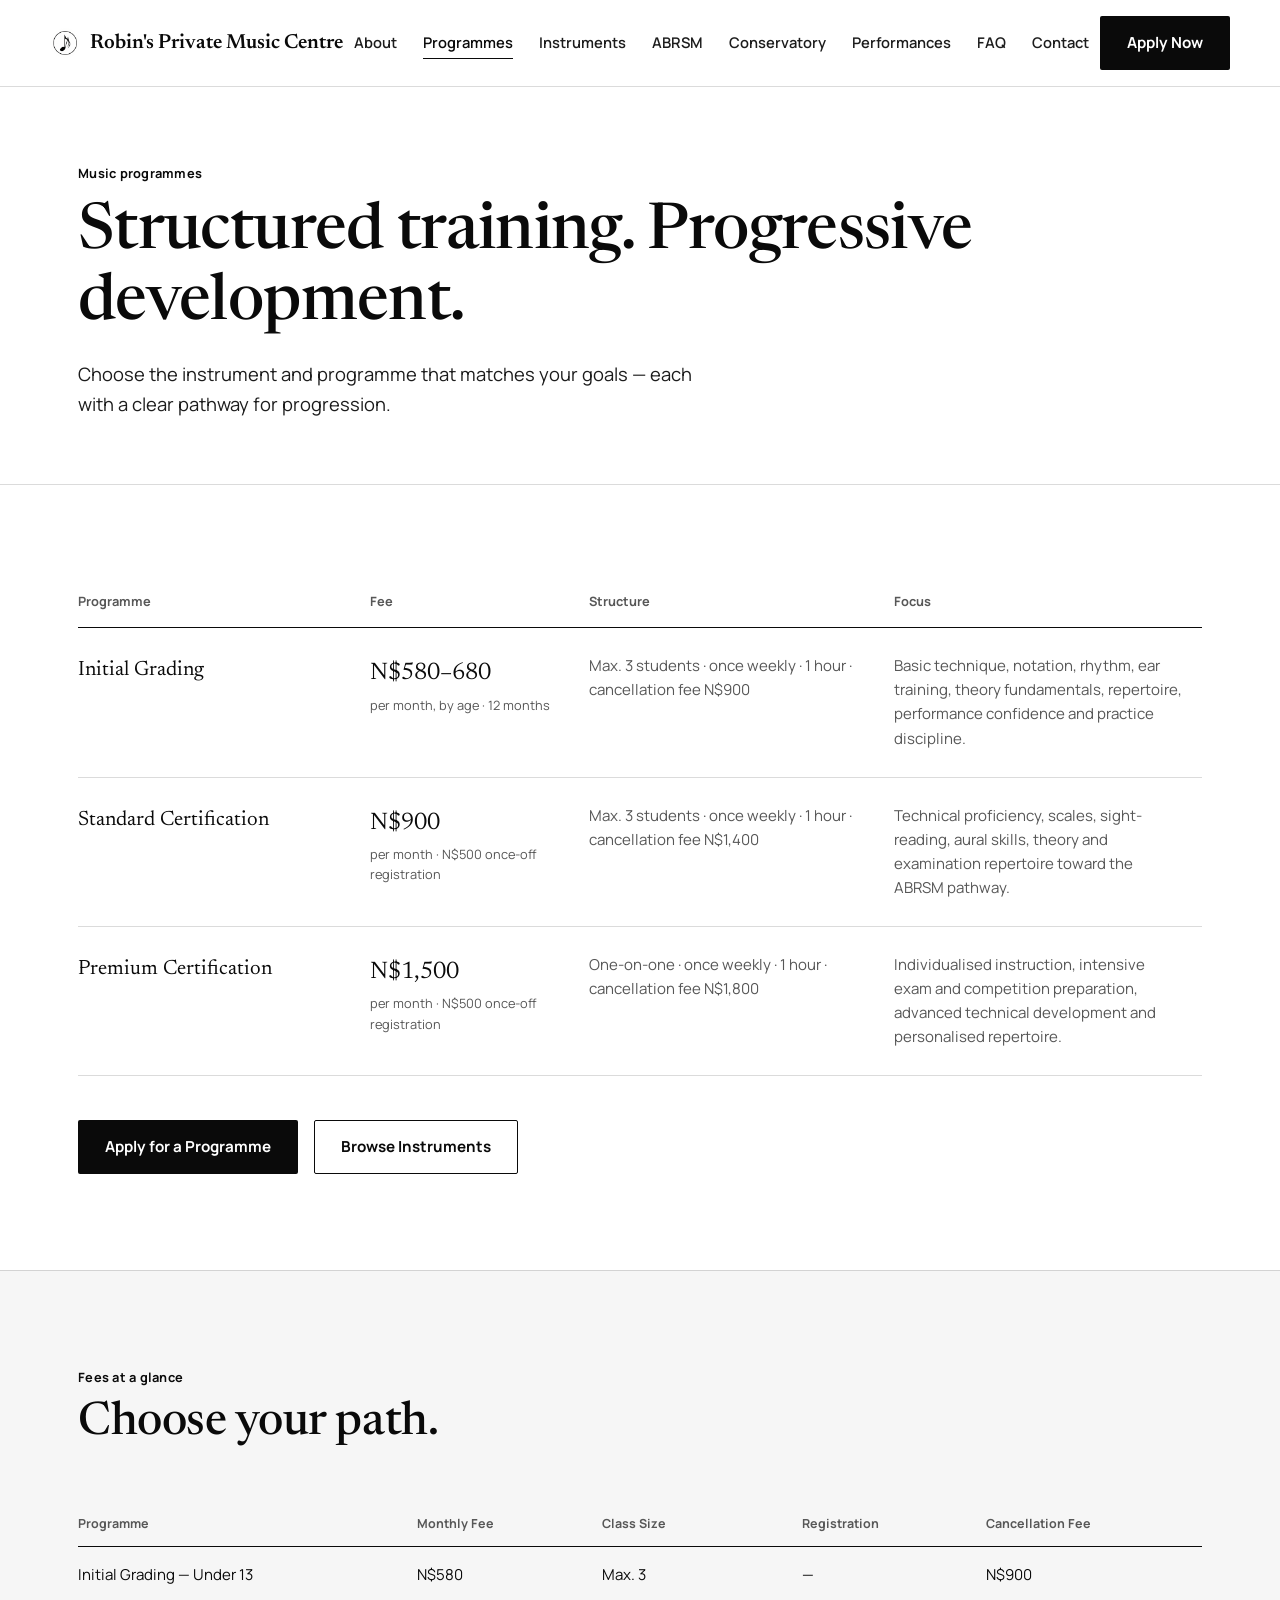
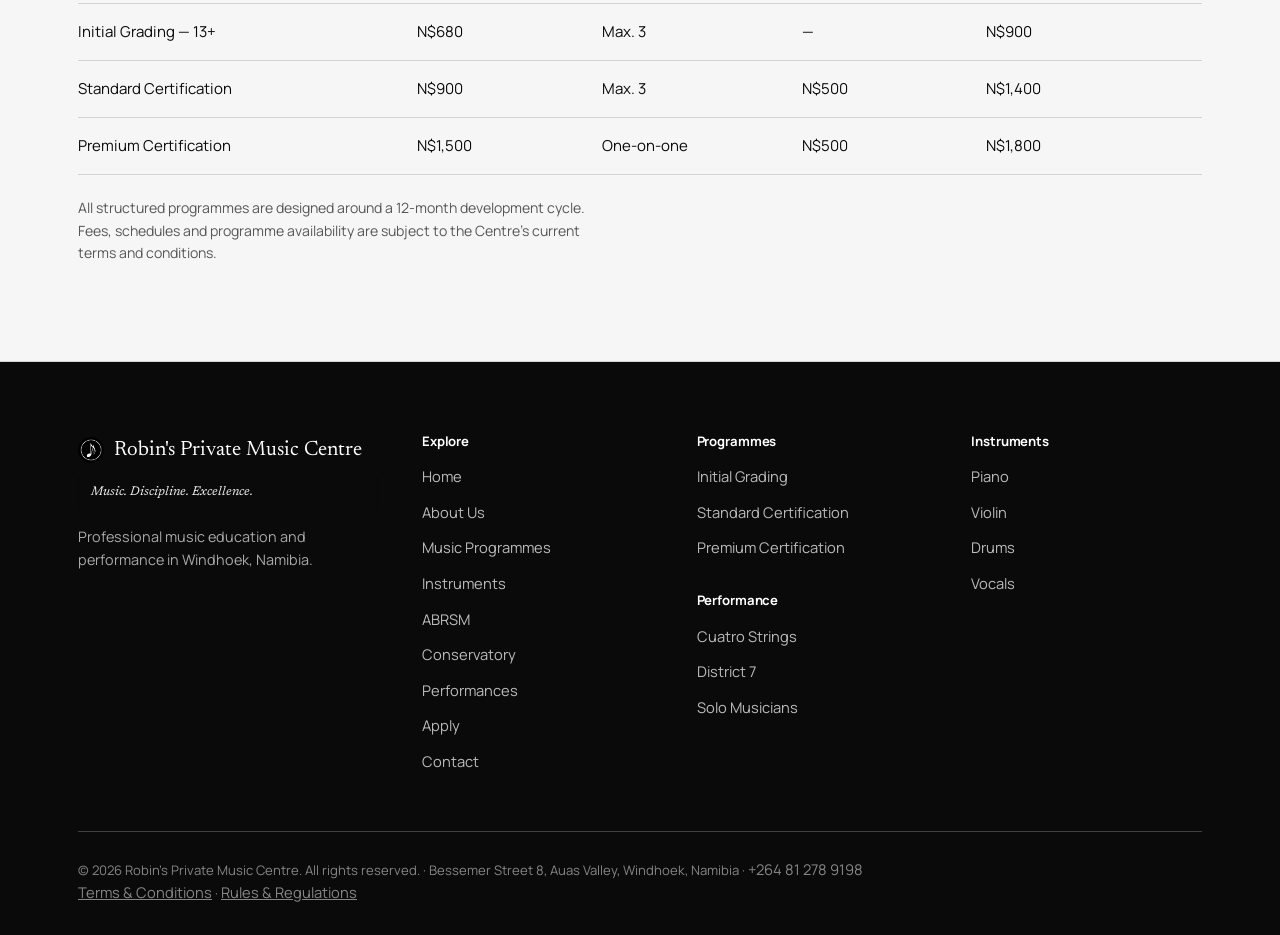
<file: programmes.html>
<!DOCTYPE html>
<html lang="en">
<head>
<meta charset="UTF-8">
<meta name="viewport" content="width=device-width, initial-scale=1.0">
<title>Programmes & Fees — Robin's Private Music Centre</title>
<meta name="description" content="Initial Grading, Standard Certification and Premium Certification music programmes at Robin's Private Music Centre, with full fee schedule.">
<link rel="preconnect" href="https://fonts.googleapis.com">
<link rel="preconnect" href="https://fonts.gstatic.com" crossorigin>
<link href="https://fonts.googleapis.com/css2?family=Newsreader:ital,opsz,wght@0,6..72,400;0,6..72,500;0,6..72,600;1,6..72,400;1,6..72,500&family=Manrope:wght@400;500;600;700;800&display=swap" rel="stylesheet">
<link rel="icon" type="image/jpeg" href="images/logo-icon.jpg">
<link rel="stylesheet" href="css/styles.css">
</head>
<body>
<header>
  <div class="wrap nav-row">
    <a class="brand" href="index.html"><img class="logo-mark" src="images/logo-icon.jpg" alt="Robin's Private Music Centre logo"><span>Robin's <em>Private Music Centre</em></span></a>
    <button class="menu-toggle" id="menuToggle" aria-label="Toggle menu" aria-expanded="false">
      <span></span><span></span><span></span>
    </button>
    <nav class="main-nav" id="mainNav">
      <ul>
        <li><a href="about.html" data-page="about.html">About</a></li>
        <li><a href="programmes.html" data-page="programmes.html">Programmes</a></li>
        <li><a href="instruments.html" data-page="instruments.html">Instruments</a></li>
        <li><a href="abrsm.html" data-page="abrsm.html">ABRSM</a></li>
        <li><a href="conservatory.html" data-page="conservatory.html">Conservatory</a></li>
        <li><a href="performances.html" data-page="performances.html">Performances</a></li>
        <li><a href="faq.html" data-page="faq.html">FAQ</a></li>
        <li><a href="contact.html" data-page="contact.html">Contact</a></li>
      </ul>
    </nav>
    <div class="nav-cta">
      <a href="apply.html" class="btn btn-primary">Apply Now</a>
    </div>
  </div>
</header>

<main>

  <section class="page-hero">
    <div class="wrap">
      <span class="eyebrow-label">Music programmes</span>
      <h1>Structured training. Progressive development.</h1>
      <p class="lede">Choose the instrument and programme that matches your goals — each with a clear pathway for progression.</p>
    </div>
  </section>

  <section>
    <div class="wrap">
      <table class="prog-table">
        <thead>
          <tr><th>Programme</th><th>Fee</th><th>Structure</th><th>Focus</th></tr>
        </thead>
        <tbody>
          <tr>
            <td class="prog-name">Initial Grading</td>
            <td class="prog-fee">N$580–680<small>per month, by age &middot; 12 months</small></td>
            <td class="prog-desc">Max. 3 students &middot; once weekly &middot; 1 hour &middot; cancellation fee N$900</td>
            <td class="prog-desc">Basic technique, notation, rhythm, ear training, theory fundamentals, repertoire, performance confidence and practice discipline.</td>
          </tr>
          <tr>
            <td class="prog-name">Standard Certification</td>
            <td class="prog-fee">N$900<small>per month &middot; N$500 once-off registration</small></td>
            <td class="prog-desc">Max. 3 students &middot; once weekly &middot; 1 hour &middot; cancellation fee N$1,400</td>
            <td class="prog-desc">Technical proficiency, scales, sight-reading, aural skills, theory and examination repertoire toward the ABRSM pathway.</td>
          </tr>
          <tr>
            <td class="prog-name">Premium Certification</td>
            <td class="prog-fee">N$1,500<small>per month &middot; N$500 once-off registration</small></td>
            <td class="prog-desc">One-on-one &middot; once weekly &middot; 1 hour &middot; cancellation fee N$1,800</td>
            <td class="prog-desc">Individualised instruction, intensive exam and competition preparation, advanced technical development and personalised repertoire.</td>
          </tr>
        </tbody>
      </table>
      <div class="prog-cta">
        <a href="apply.html" class="btn btn-primary">Apply for a Programme</a>
        <a href="instruments.html" class="btn btn-outline">Browse Instruments</a>
      </div>
    </div>
  </section>

  <section class="bg-paper" id="fees">
    <div class="wrap">
      <div class="section-head">
        <span class="eyebrow-label">Fees at a glance</span>
        <h2>Choose your path.</h2>
      </div>
      <table class="fee-quick">
        <thead><tr><th>Programme</th><th>Monthly Fee</th><th>Class Size</th><th>Registration</th><th>Cancellation Fee</th></tr></thead>
        <tbody>
          <tr><td>Initial Grading — Under 13</td><td>N$580</td><td>Max. 3</td><td>—</td><td>N$900</td></tr>
          <tr><td>Initial Grading — 13+</td><td>N$680</td><td>Max. 3</td><td>—</td><td>N$900</td></tr>
          <tr><td>Standard Certification</td><td>N$900</td><td>Max. 3</td><td>N$500</td><td>N$1,400</td></tr>
          <tr><td>Premium Certification</td><td>N$1,500</td><td>One-on-one</td><td>N$500</td><td>N$1,800</td></tr>
        </tbody>
      </table>
      <p class="fee-note">All structured programmes are designed around a 12-month development cycle. Fees, schedules and programme availability are subject to the Centre's current terms and conditions.</p>
    </div>
  </section>
</main>

<footer>
  <div class="wrap">
    <div class="footer-grid">
      <div>
        <div class="brand-foot"><img class="logo-mark" src="images/logo-icon.jpg" alt="Robin's Private Music Centre logo"><span>Robin's Private Music Centre</span></div>
        <p class="tag">Music. Discipline. Excellence.</p>
        <p style="font-size:0.9rem; max-width:32ch; color:rgba(255,255,255,0.65);">Professional music education and performance in Windhoek, Namibia.</p>
      </div>
      <div>
        <h4>Explore</h4>
        <ul>
          <li><a href="index.html">Home</a></li>
          <li><a href="about.html">About Us</a></li>
          <li><a href="programmes.html">Music Programmes</a></li>
          <li><a href="instruments.html">Instruments</a></li>
          <li><a href="abrsm.html">ABRSM</a></li>
          <li><a href="conservatory.html">Conservatory</a></li>
          <li><a href="performances.html">Performances</a></li>
          <li><a href="apply.html">Apply</a></li>
          <li><a href="contact.html">Contact</a></li>
        </ul>
      </div>
      <div>
        <h4>Programmes</h4>
        <ul>
          <li><a href="programmes.html">Initial Grading</a></li>
          <li><a href="programmes.html">Standard Certification</a></li>
          <li><a href="programmes.html">Premium Certification</a></li>
        </ul>
        <h4 style="margin-top:32px;">Performance</h4>
        <ul>
          <li><a href="performances.html">Cuatro Strings</a></li>
          <li><a href="performances.html">District 7</a></li>
          <li><a href="performances.html">Solo Musicians</a></li>
        </ul>
      </div>
      <div>
        <h4>Instruments</h4>
        <ul>
          <li><a href="instruments.html?i=Piano">Piano</a></li>
          <li><a href="instruments.html?i=Violin">Violin</a></li>
          <li><a href="instruments.html?i=Drums">Drums</a></li>
          <li><a href="instruments.html?i=Vocals">Vocals</a></li>
        </ul>
      </div>
    </div>
    <div class="footer-bottom">
      &copy; <span id="year"></span> Robin's Private Music Centre. All rights reserved. &middot; Bessemer Street 8, Auas Valley, Windhoek, Namibia &middot; <a href="tel:+264812789198" style="color:inherit;">+264 81 278 9198</a><br>
      <a href="terms.html" style="color:inherit; text-decoration:underline;">Terms &amp; Conditions</a> &middot; <a href="rules.html" style="color:inherit; text-decoration:underline;">Rules &amp; Regulations</a>
    </div>
  </div>
</footer>

<script src="js/main.js"></script>
</body>
</html>
</file>
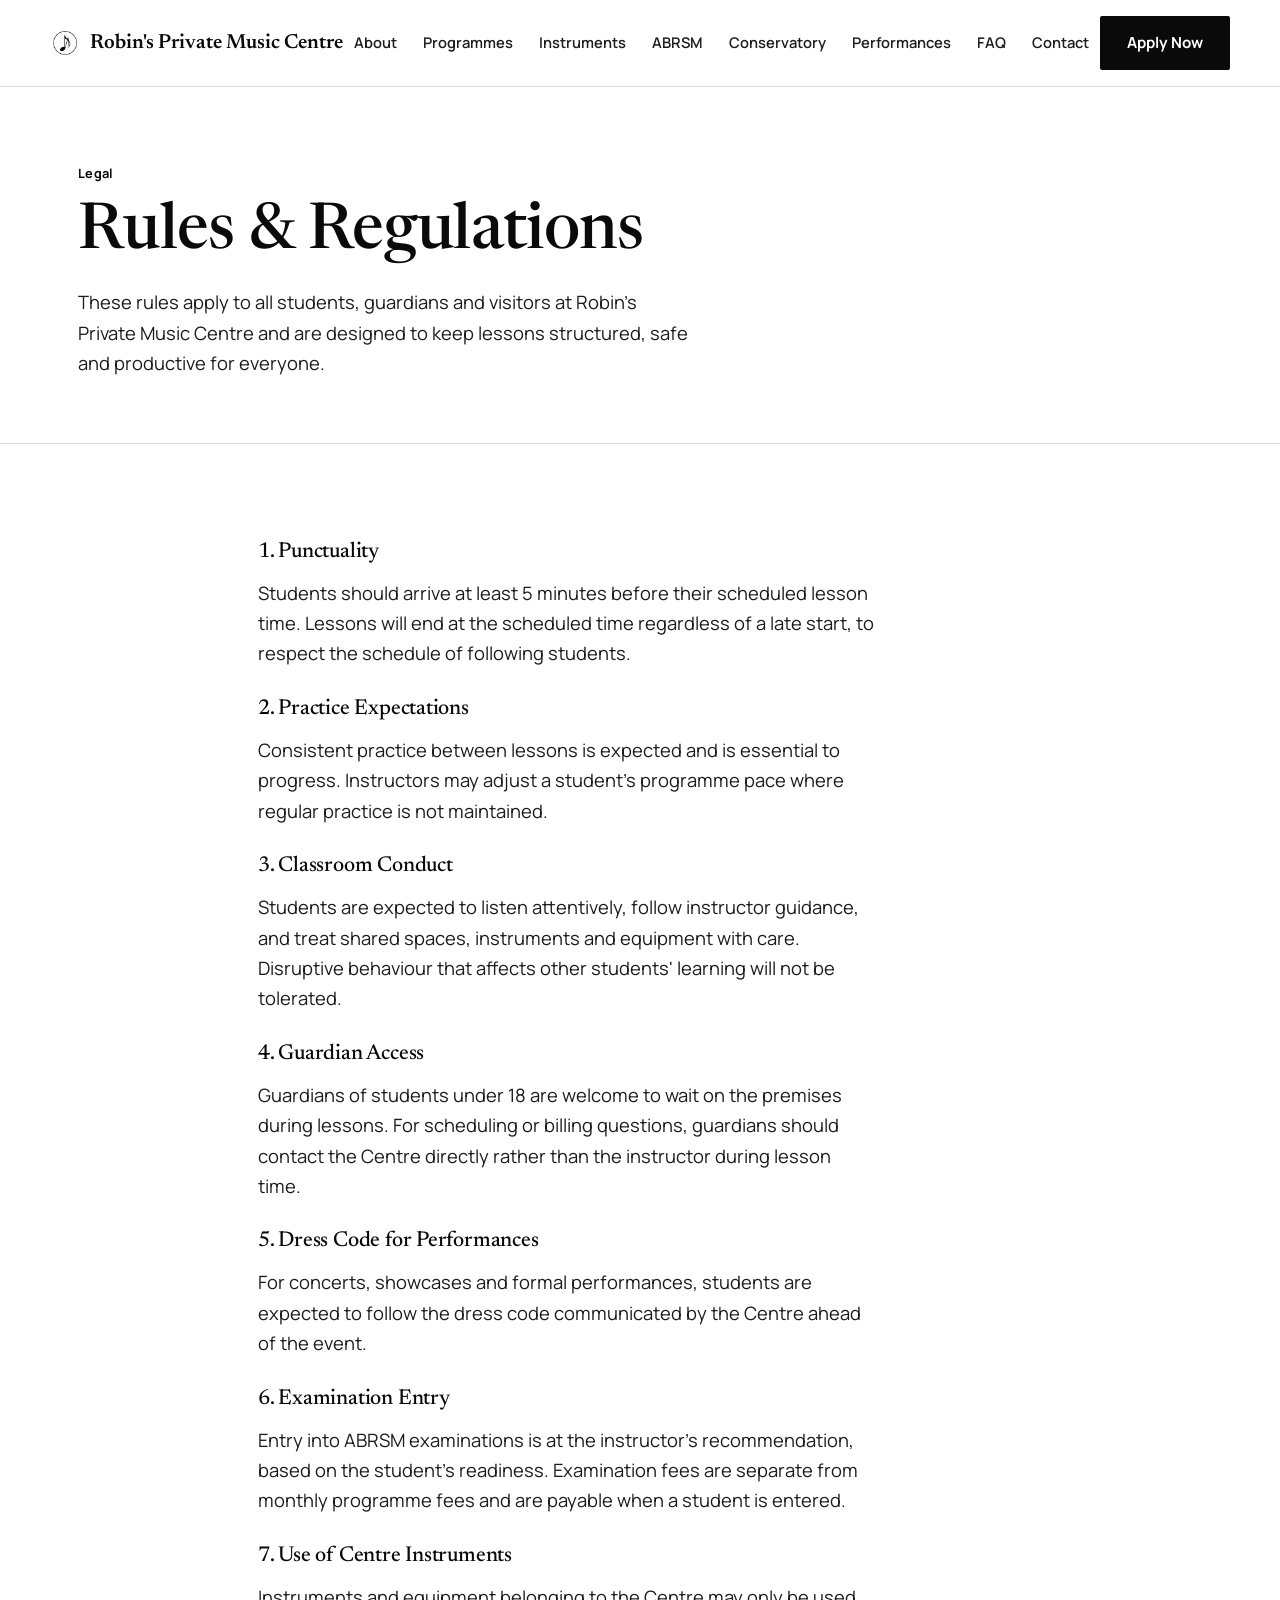
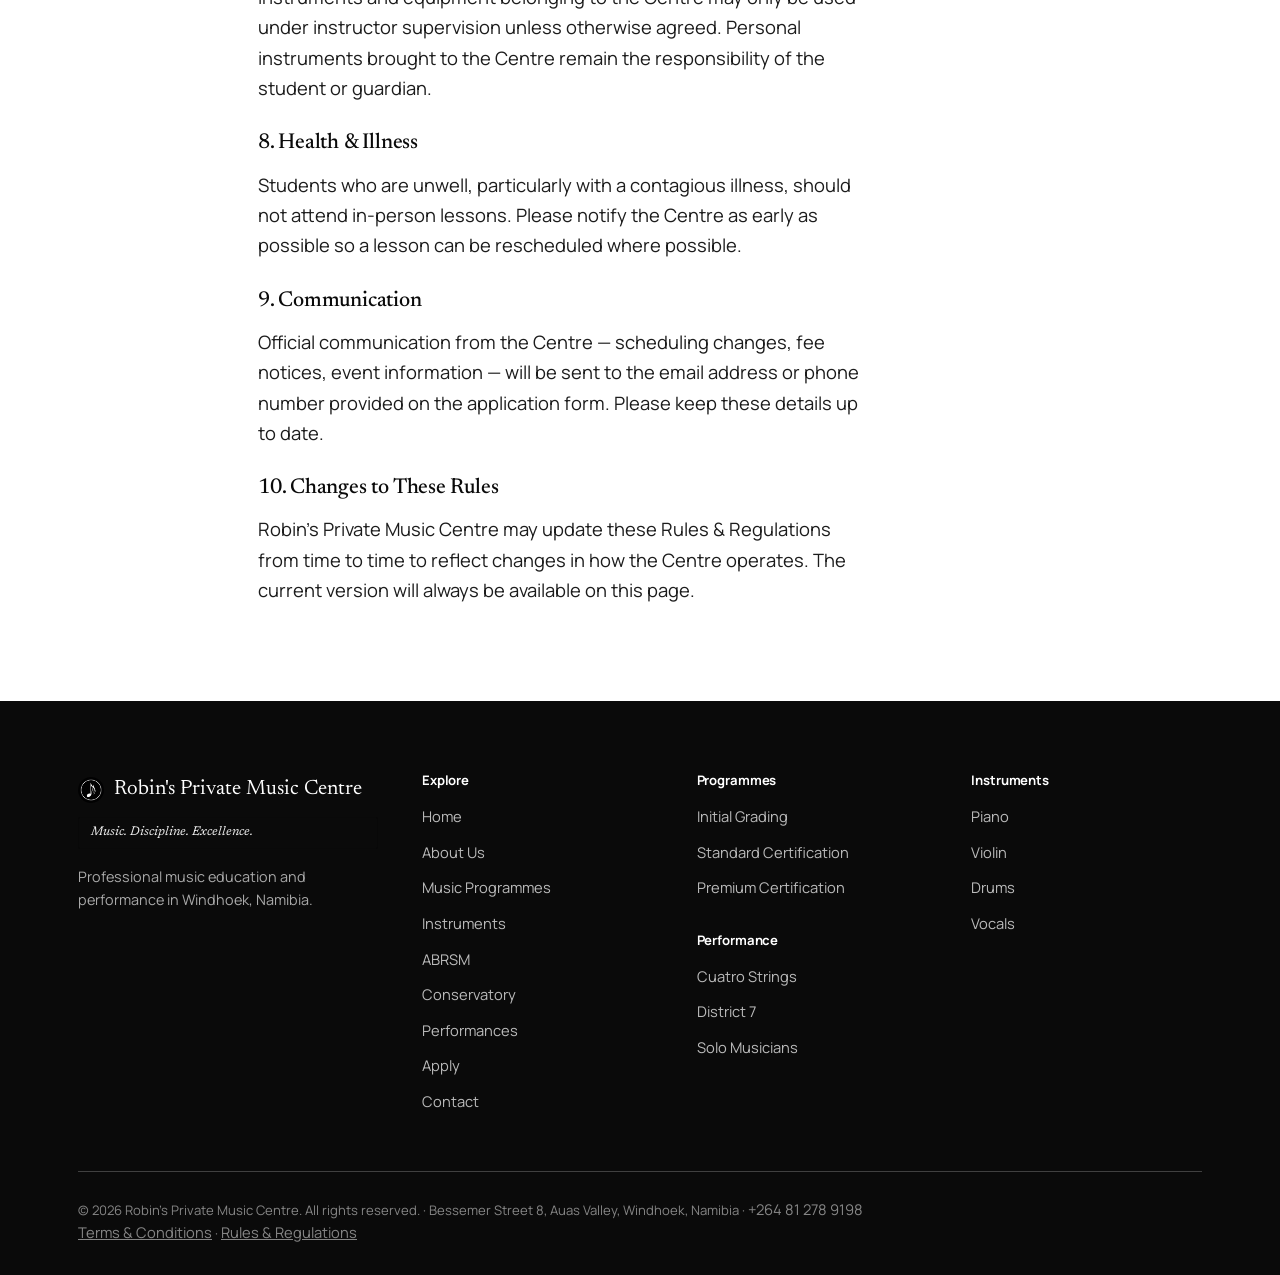
<file: rules.html>
<!DOCTYPE html>
<html lang="en">
<head>
<meta charset="UTF-8">
<meta name="viewport" content="width=device-width, initial-scale=1.0">
<title>Rules & Regulations — Robin's Private Music Centre</title>
<meta name="description" content="Rules and regulations for students and guardians at Robin's Private Music Centre.">
<link rel="preconnect" href="https://fonts.googleapis.com">
<link rel="preconnect" href="https://fonts.gstatic.com" crossorigin>
<link href="https://fonts.googleapis.com/css2?family=Newsreader:ital,opsz,wght@0,6..72,400;0,6..72,500;0,6..72,600;1,6..72,400;1,6..72,500&family=Manrope:wght@400;500;600;700;800&display=swap" rel="stylesheet">
<link rel="icon" type="image/jpeg" href="images/logo-icon.jpg">
<link rel="stylesheet" href="css/styles.css">
</head>
<body>
<header>
  <div class="wrap nav-row">
    <a class="brand" href="index.html"><img class="logo-mark" src="images/logo-icon.jpg" alt="Robin's Private Music Centre logo"><span>Robin's <em>Private Music Centre</em></span></a>
    <button class="menu-toggle" id="menuToggle" aria-label="Toggle menu" aria-expanded="false">
      <span></span><span></span><span></span>
    </button>
    <nav class="main-nav" id="mainNav">
      <ul>
        <li><a href="about.html" data-page="about.html">About</a></li>
        <li><a href="programmes.html" data-page="programmes.html">Programmes</a></li>
        <li><a href="instruments.html" data-page="instruments.html">Instruments</a></li>
        <li><a href="abrsm.html" data-page="abrsm.html">ABRSM</a></li>
        <li><a href="conservatory.html" data-page="conservatory.html">Conservatory</a></li>
        <li><a href="performances.html" data-page="performances.html">Performances</a></li>
        <li><a href="faq.html" data-page="faq.html">FAQ</a></li>
        <li><a href="contact.html" data-page="contact.html">Contact</a></li>
      </ul>
    </nav>
    <div class="nav-cta">
      <a href="apply.html" class="btn btn-primary">Apply Now</a>
    </div>
  </div>
</header>

<main>

  <section class="page-hero">
    <div class="wrap">
      <span class="eyebrow-label">Legal</span>
      <h1>Rules &amp; Regulations</h1>
      <p class="lede">These rules apply to all students, guardians and visitors at Robin's Private Music Centre and are designed to keep lessons structured, safe and productive for everyone.</p>
    </div>
  </section>

  <section>
    <div class="wrap" style="max-width:820px;">

      <h3 style="margin-bottom:14px;">1. Punctuality</h3>
      <p class="lede" style="margin-bottom:28px;">Students should arrive at least 5 minutes before their scheduled lesson time. Lessons will end at the scheduled time regardless of a late start, to respect the schedule of following students.</p>

      <h3 style="margin-bottom:14px;">2. Practice Expectations</h3>
      <p class="lede" style="margin-bottom:28px;">Consistent practice between lessons is expected and is essential to progress. Instructors may adjust a student's programme pace where regular practice is not maintained.</p>

      <h3 style="margin-bottom:14px;">3. Classroom Conduct</h3>
      <p class="lede" style="margin-bottom:28px;">Students are expected to listen attentively, follow instructor guidance, and treat shared spaces, instruments and equipment with care. Disruptive behaviour that affects other students' learning will not be tolerated.</p>

      <h3 style="margin-bottom:14px;">4. Guardian Access</h3>
      <p class="lede" style="margin-bottom:28px;">Guardians of students under 18 are welcome to wait on the premises during lessons. For scheduling or billing questions, guardians should contact the Centre directly rather than the instructor during lesson time.</p>

      <h3 style="margin-bottom:14px;">5. Dress Code for Performances</h3>
      <p class="lede" style="margin-bottom:28px;">For concerts, showcases and formal performances, students are expected to follow the dress code communicated by the Centre ahead of the event.</p>

      <h3 style="margin-bottom:14px;">6. Examination Entry</h3>
      <p class="lede" style="margin-bottom:28px;">Entry into ABRSM examinations is at the instructor's recommendation, based on the student's readiness. Examination fees are separate from monthly programme fees and are payable when a student is entered.</p>

      <h3 style="margin-bottom:14px;">7. Use of Centre Instruments</h3>
      <p class="lede" style="margin-bottom:28px;">Instruments and equipment belonging to the Centre may only be used under instructor supervision unless otherwise agreed. Personal instruments brought to the Centre remain the responsibility of the student or guardian.</p>

      <h3 style="margin-bottom:14px;">8. Health &amp; Illness</h3>
      <p class="lede" style="margin-bottom:28px;">Students who are unwell, particularly with a contagious illness, should not attend in-person lessons. Please notify the Centre as early as possible so a lesson can be rescheduled where possible.</p>

      <h3 style="margin-bottom:14px;">9. Communication</h3>
      <p class="lede" style="margin-bottom:28px;">Official communication from the Centre — scheduling changes, fee notices, event information — will be sent to the email address or phone number provided on the application form. Please keep these details up to date.</p>

      <h3 style="margin-bottom:14px;">10. Changes to These Rules</h3>
      <p class="lede">Robin's Private Music Centre may update these Rules &amp; Regulations from time to time to reflect changes in how the Centre operates. The current version will always be available on this page.</p>

    </div>
  </section>
</main>

<footer>
  <div class="wrap">
    <div class="footer-grid">
      <div>
        <div class="brand-foot"><img class="logo-mark" src="images/logo-icon.jpg" alt="Robin's Private Music Centre logo"><span>Robin's Private Music Centre</span></div>
        <p class="tag">Music. Discipline. Excellence.</p>
        <p style="font-size:0.9rem; max-width:32ch; color:rgba(255,255,255,0.65);">Professional music education and performance in Windhoek, Namibia.</p>
      </div>
      <div>
        <h4>Explore</h4>
        <ul>
          <li><a href="index.html">Home</a></li>
          <li><a href="about.html">About Us</a></li>
          <li><a href="programmes.html">Music Programmes</a></li>
          <li><a href="instruments.html">Instruments</a></li>
          <li><a href="abrsm.html">ABRSM</a></li>
          <li><a href="conservatory.html">Conservatory</a></li>
          <li><a href="performances.html">Performances</a></li>
          <li><a href="apply.html">Apply</a></li>
          <li><a href="contact.html">Contact</a></li>
        </ul>
      </div>
      <div>
        <h4>Programmes</h4>
        <ul>
          <li><a href="programmes.html">Initial Grading</a></li>
          <li><a href="programmes.html">Standard Certification</a></li>
          <li><a href="programmes.html">Premium Certification</a></li>
        </ul>
        <h4 style="margin-top:32px;">Performance</h4>
        <ul>
          <li><a href="performances.html">Cuatro Strings</a></li>
          <li><a href="performances.html">District 7</a></li>
          <li><a href="performances.html">Solo Musicians</a></li>
        </ul>
      </div>
      <div>
        <h4>Instruments</h4>
        <ul>
          <li><a href="instruments.html?i=Piano">Piano</a></li>
          <li><a href="instruments.html?i=Violin">Violin</a></li>
          <li><a href="instruments.html?i=Drums">Drums</a></li>
          <li><a href="instruments.html?i=Vocals">Vocals</a></li>
        </ul>
      </div>
    </div>
    <div class="footer-bottom">
      &copy; <span id="year"></span> Robin's Private Music Centre. All rights reserved. &middot; Bessemer Street 8, Auas Valley, Windhoek, Namibia &middot; <a href="tel:+264812789198" style="color:inherit;">+264 81 278 9198</a><br>
      <a href="terms.html" style="color:inherit; text-decoration:underline;">Terms &amp; Conditions</a> &middot; <a href="rules.html" style="color:inherit; text-decoration:underline;">Rules &amp; Regulations</a>
    </div>
  </div>
</footer>

<script src="js/main.js"></script>
</body>
</html>
</file>
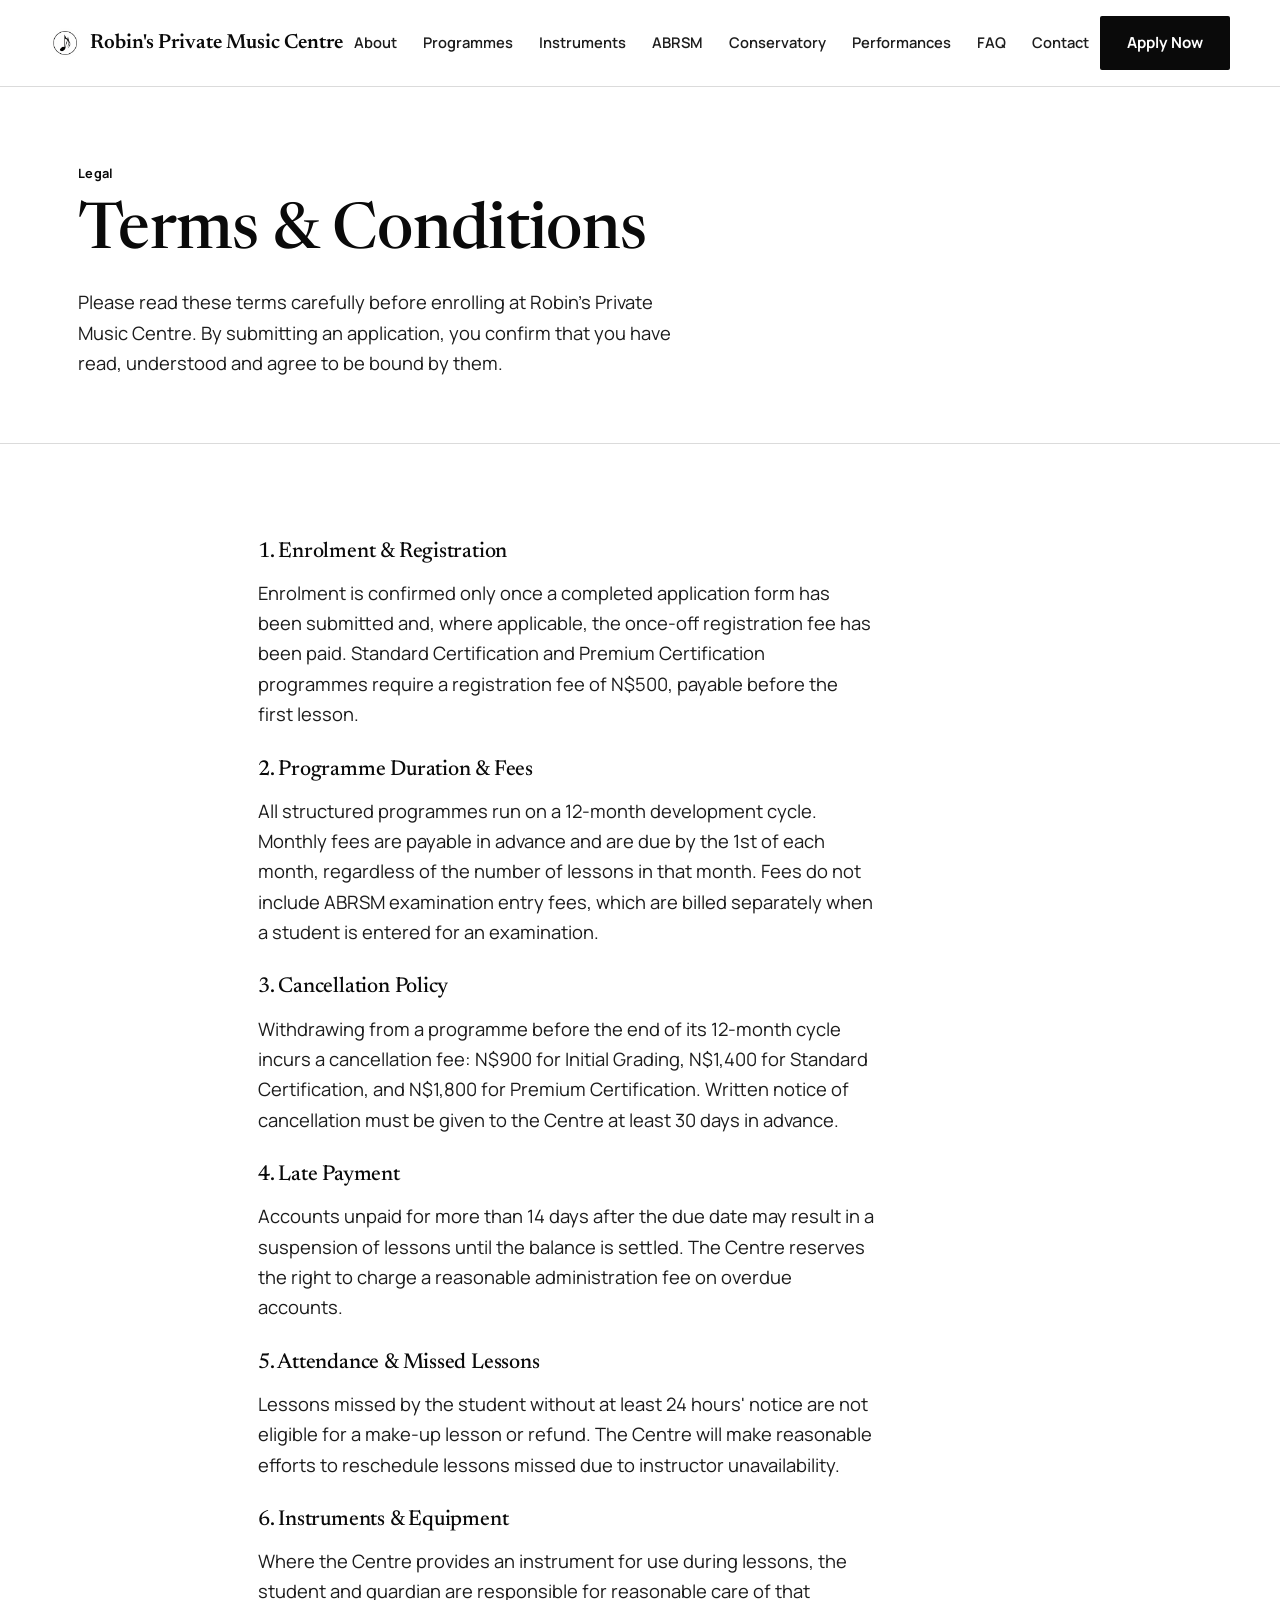
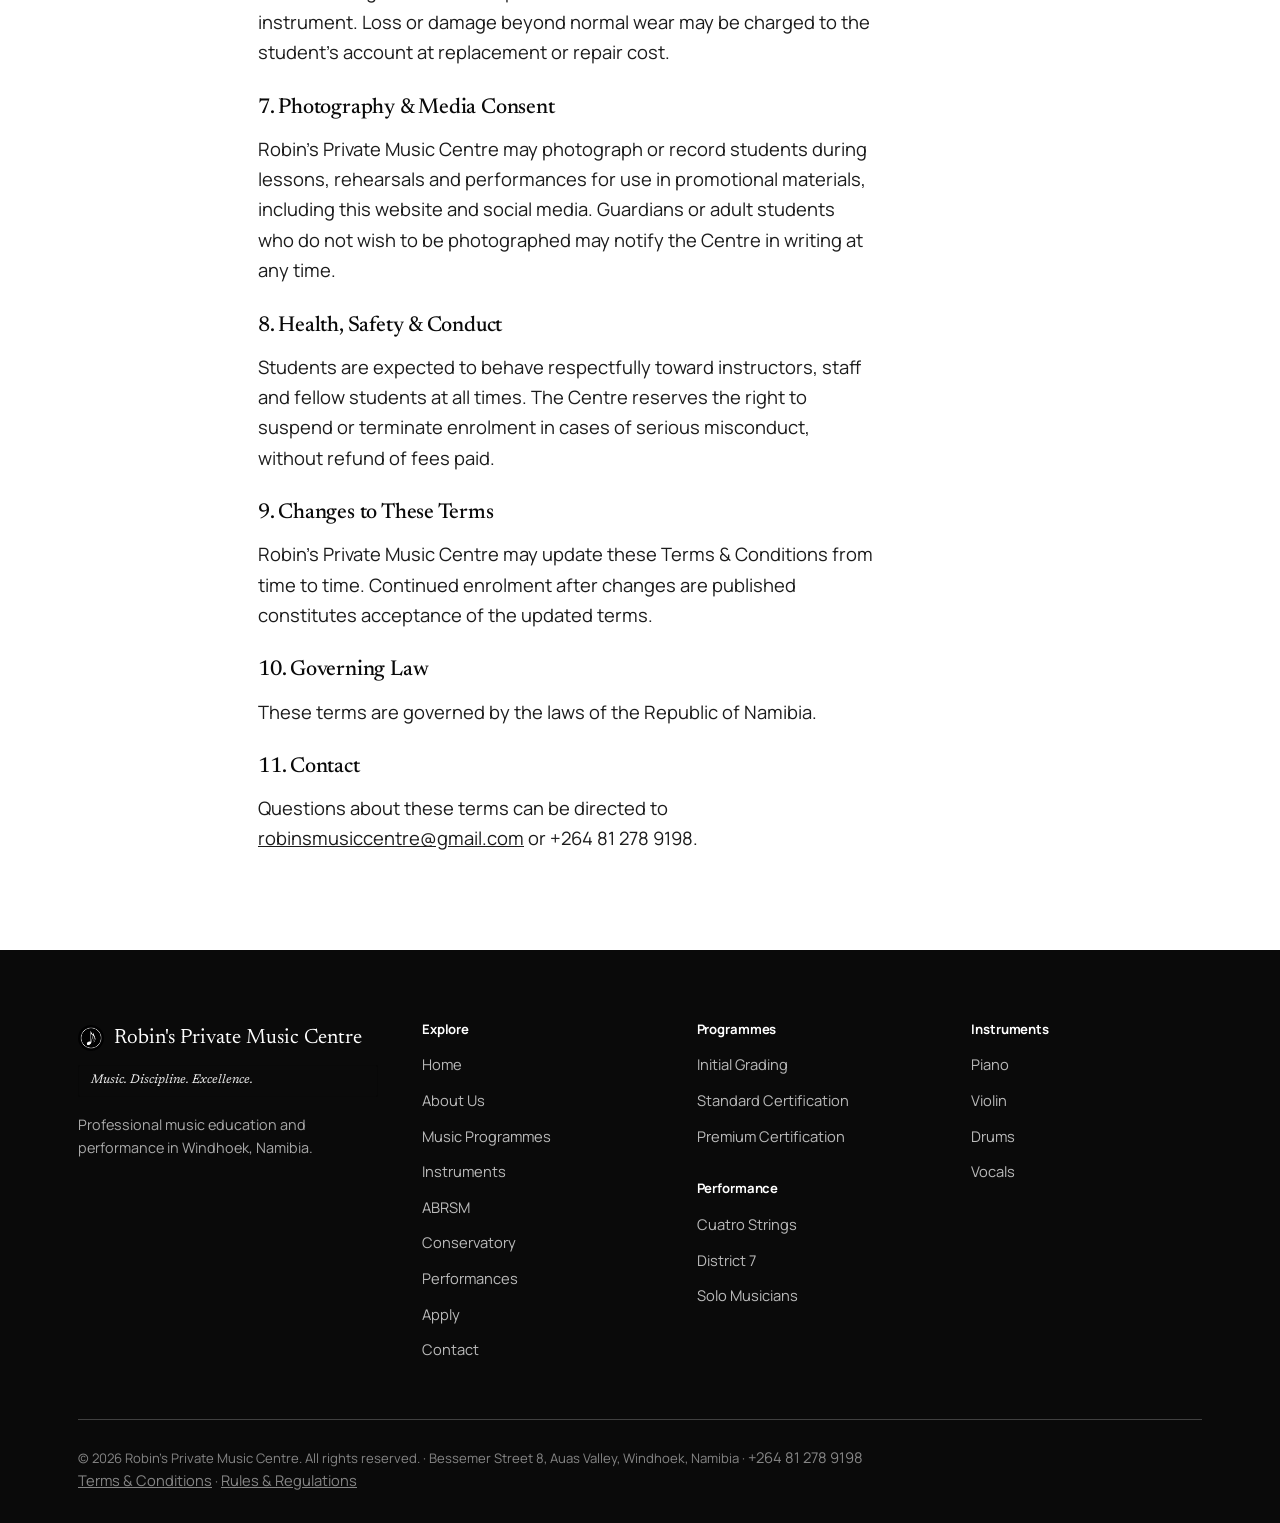
<file: terms.html>
<!DOCTYPE html>
<html lang="en">
<head>
<meta charset="UTF-8">
<meta name="viewport" content="width=device-width, initial-scale=1.0">
<title>Terms & Conditions — Robin's Private Music Centre</title>
<meta name="description" content="Terms and conditions for enrolment, fees, cancellation and conduct at Robin's Private Music Centre.">
<link rel="preconnect" href="https://fonts.googleapis.com">
<link rel="preconnect" href="https://fonts.gstatic.com" crossorigin>
<link href="https://fonts.googleapis.com/css2?family=Newsreader:ital,opsz,wght@0,6..72,400;0,6..72,500;0,6..72,600;1,6..72,400;1,6..72,500&family=Manrope:wght@400;500;600;700;800&display=swap" rel="stylesheet">
<link rel="icon" type="image/jpeg" href="images/logo-icon.jpg">
<link rel="stylesheet" href="css/styles.css">
</head>
<body>
<header>
  <div class="wrap nav-row">
    <a class="brand" href="index.html"><img class="logo-mark" src="images/logo-icon.jpg" alt="Robin's Private Music Centre logo"><span>Robin's <em>Private Music Centre</em></span></a>
    <button class="menu-toggle" id="menuToggle" aria-label="Toggle menu" aria-expanded="false">
      <span></span><span></span><span></span>
    </button>
    <nav class="main-nav" id="mainNav">
      <ul>
        <li><a href="about.html" data-page="about.html">About</a></li>
        <li><a href="programmes.html" data-page="programmes.html">Programmes</a></li>
        <li><a href="instruments.html" data-page="instruments.html">Instruments</a></li>
        <li><a href="abrsm.html" data-page="abrsm.html">ABRSM</a></li>
        <li><a href="conservatory.html" data-page="conservatory.html">Conservatory</a></li>
        <li><a href="performances.html" data-page="performances.html">Performances</a></li>
        <li><a href="faq.html" data-page="faq.html">FAQ</a></li>
        <li><a href="contact.html" data-page="contact.html">Contact</a></li>
      </ul>
    </nav>
    <div class="nav-cta">
      <a href="apply.html" class="btn btn-primary">Apply Now</a>
    </div>
  </div>
</header>

<main>

  <section class="page-hero">
    <div class="wrap">
      <span class="eyebrow-label">Legal</span>
      <h1>Terms &amp; Conditions</h1>
      <p class="lede">Please read these terms carefully before enrolling at Robin's Private Music Centre. By submitting an application, you confirm that you have read, understood and agree to be bound by them.</p>
    </div>
  </section>

  <section>
    <div class="wrap" style="max-width:820px;">

      <h3 style="margin-bottom:14px;">1. Enrolment &amp; Registration</h3>
      <p class="lede" style="margin-bottom:28px;">Enrolment is confirmed only once a completed application form has been submitted and, where applicable, the once-off registration fee has been paid. Standard Certification and Premium Certification programmes require a registration fee of N$500, payable before the first lesson.</p>

      <h3 style="margin-bottom:14px;">2. Programme Duration &amp; Fees</h3>
      <p class="lede" style="margin-bottom:28px;">All structured programmes run on a 12-month development cycle. Monthly fees are payable in advance and are due by the 1st of each month, regardless of the number of lessons in that month. Fees do not include ABRSM examination entry fees, which are billed separately when a student is entered for an examination.</p>

      <h3 style="margin-bottom:14px;">3. Cancellation Policy</h3>
      <p class="lede" style="margin-bottom:28px;">Withdrawing from a programme before the end of its 12-month cycle incurs a cancellation fee: N$900 for Initial Grading, N$1,400 for Standard Certification, and N$1,800 for Premium Certification. Written notice of cancellation must be given to the Centre at least 30 days in advance.</p>

      <h3 style="margin-bottom:14px;">4. Late Payment</h3>
      <p class="lede" style="margin-bottom:28px;">Accounts unpaid for more than 14 days after the due date may result in a suspension of lessons until the balance is settled. The Centre reserves the right to charge a reasonable administration fee on overdue accounts.</p>

      <h3 style="margin-bottom:14px;">5. Attendance &amp; Missed Lessons</h3>
      <p class="lede" style="margin-bottom:28px;">Lessons missed by the student without at least 24 hours' notice are not eligible for a make-up lesson or refund. The Centre will make reasonable efforts to reschedule lessons missed due to instructor unavailability.</p>

      <h3 style="margin-bottom:14px;">6. Instruments &amp; Equipment</h3>
      <p class="lede" style="margin-bottom:28px;">Where the Centre provides an instrument for use during lessons, the student and guardian are responsible for reasonable care of that instrument. Loss or damage beyond normal wear may be charged to the student's account at replacement or repair cost.</p>

      <h3 style="margin-bottom:14px;">7. Photography &amp; Media Consent</h3>
      <p class="lede" style="margin-bottom:28px;">Robin's Private Music Centre may photograph or record students during lessons, rehearsals and performances for use in promotional materials, including this website and social media. Guardians or adult students who do not wish to be photographed may notify the Centre in writing at any time.</p>

      <h3 style="margin-bottom:14px;">8. Health, Safety &amp; Conduct</h3>
      <p class="lede" style="margin-bottom:28px;">Students are expected to behave respectfully toward instructors, staff and fellow students at all times. The Centre reserves the right to suspend or terminate enrolment in cases of serious misconduct, without refund of fees paid.</p>

      <h3 style="margin-bottom:14px;">9. Changes to These Terms</h3>
      <p class="lede" style="margin-bottom:28px;">Robin's Private Music Centre may update these Terms &amp; Conditions from time to time. Continued enrolment after changes are published constitutes acceptance of the updated terms.</p>

      <h3 style="margin-bottom:14px;">10. Governing Law</h3>
      <p class="lede" style="margin-bottom:28px;">These terms are governed by the laws of the Republic of Namibia.</p>

      <h3 style="margin-bottom:14px;">11. Contact</h3>
      <p class="lede">Questions about these terms can be directed to <a href="mailto:robinsmusiccentre@gmail.com" style="text-decoration:underline;">robinsmusiccentre@gmail.com</a> or +264 81 278 9198.</p>

    </div>
  </section>
</main>

<footer>
  <div class="wrap">
    <div class="footer-grid">
      <div>
        <div class="brand-foot"><img class="logo-mark" src="images/logo-icon.jpg" alt="Robin's Private Music Centre logo"><span>Robin's Private Music Centre</span></div>
        <p class="tag">Music. Discipline. Excellence.</p>
        <p style="font-size:0.9rem; max-width:32ch; color:rgba(255,255,255,0.65);">Professional music education and performance in Windhoek, Namibia.</p>
      </div>
      <div>
        <h4>Explore</h4>
        <ul>
          <li><a href="index.html">Home</a></li>
          <li><a href="about.html">About Us</a></li>
          <li><a href="programmes.html">Music Programmes</a></li>
          <li><a href="instruments.html">Instruments</a></li>
          <li><a href="abrsm.html">ABRSM</a></li>
          <li><a href="conservatory.html">Conservatory</a></li>
          <li><a href="performances.html">Performances</a></li>
          <li><a href="apply.html">Apply</a></li>
          <li><a href="contact.html">Contact</a></li>
        </ul>
      </div>
      <div>
        <h4>Programmes</h4>
        <ul>
          <li><a href="programmes.html">Initial Grading</a></li>
          <li><a href="programmes.html">Standard Certification</a></li>
          <li><a href="programmes.html">Premium Certification</a></li>
        </ul>
        <h4 style="margin-top:32px;">Performance</h4>
        <ul>
          <li><a href="performances.html">Cuatro Strings</a></li>
          <li><a href="performances.html">District 7</a></li>
          <li><a href="performances.html">Solo Musicians</a></li>
        </ul>
      </div>
      <div>
        <h4>Instruments</h4>
        <ul>
          <li><a href="instruments.html?i=Piano">Piano</a></li>
          <li><a href="instruments.html?i=Violin">Violin</a></li>
          <li><a href="instruments.html?i=Drums">Drums</a></li>
          <li><a href="instruments.html?i=Vocals">Vocals</a></li>
        </ul>
      </div>
    </div>
    <div class="footer-bottom">
      &copy; <span id="year"></span> Robin's Private Music Centre. All rights reserved. &middot; Bessemer Street 8, Auas Valley, Windhoek, Namibia &middot; <a href="tel:+264812789198" style="color:inherit;">+264 81 278 9198</a><br>
      <a href="terms.html" style="color:inherit; text-decoration:underline;">Terms &amp; Conditions</a> &middot; <a href="rules.html" style="color:inherit; text-decoration:underline;">Rules &amp; Regulations</a>
    </div>
  </div>
</footer>

<script src="js/main.js"></script>
</body>
</html>
</file>
<file: css/styles.css>
:root{
  --ink:#0a0a0a;
  --ink-soft:#1c1c1c;
  --ivory:#ffffff;
  --ivory-dim:#ececec;
  --paper:#f6f6f6;
  --brass:#0a0a0a;
  --brass-light:#f0f0f0;
  --wine:#0a0a0a;
  --wood:#1c1c1c;
  --mute:#575757;
  --line: rgba(0,0,0,0.14);
  --line-on-dark: rgba(255,255,255,0.22);
  --serif:'Newsreader', Georgia, serif;
  --sans:'Manrope', -apple-system, sans-serif;
  --maxw: 1180px;
}
*{box-sizing:border-box;}
html{scroll-behavior:smooth;}
body{
  margin:0;
  background:var(--ivory);
  color:var(--ink);
  font-family:var(--sans);
  font-size:16px;
  line-height:1.6;
  -webkit-font-smoothing:antialiased;
}
img,svg{display:block;max-width:100%;}
a{color:inherit;}
.wrap{max-width:var(--maxw); margin:0 auto; padding:0 28px;}
h1,h2,h3,h4{font-family:var(--serif); font-weight:500; margin:0; line-height:1.12; letter-spacing:-0.01em;}
h1{font-size:clamp(2.4rem, 5.5vw, 4rem); font-weight:500;}
h2{font-size:clamp(1.9rem, 4vw, 2.9rem);}
h3{font-size:1.35rem;}
p{margin:0;}
.lede{font-size:1.15rem; color:var(--ink-soft); max-width:56ch; line-height:1.65;}
.eyebrow-label{font-family:var(--sans); font-size:0.8rem; color:var(--brass); font-weight:700; letter-spacing:0.02em;}
section{padding:96px 0;}
@media (max-width:720px){ section{padding:64px 0;} .wrap{padding:0 20px;} }

/* Staff-line motif */
.staff{display:flex; flex-direction:column; gap:7px; width:100%;}
.staff span{display:block; height:1px; background:var(--line);}
.staff.on-dark span{background:var(--line-on-dark);}
.staff.brass span{background:var(--brass); opacity:0.55;}

/* Buttons */
.btn{
  display:inline-flex; align-items:center; gap:10px;
  font-family:var(--sans); font-weight:700; font-size:0.95rem;
  padding:14px 26px; border-radius:2px; border:1px solid transparent;
  cursor:pointer; text-decoration:none; transition:background .2s ease, color .2s ease, border-color .2s ease;
}
.btn-primary{background:var(--wine); color:var(--ivory);}
.btn-primary:hover{background:#5f1c2b;}
.btn-outline{border-color:var(--ink); color:var(--ink); background:transparent;}
.btn-outline:hover{background:var(--ink); color:var(--ivory);}
.btn-outline-light{border-color:var(--line-on-dark); color:var(--ivory); background:transparent;}
.btn-outline-light:hover{background:var(--ivory); color:var(--ink);}
.btn-brass{background:#ffffff; color:#0a0a0a;}
.btn-brass:hover{background:#dcdcdc;}

/* Nav */
header{
  position:sticky; top:0; z-index:50;
  background:rgba(255,255,255,0.96);
  border-bottom:1px solid var(--line);
}
.nav-row{display:flex; align-items:center; justify-content:space-between; padding:16px 0;}
.brand{font-family:var(--serif); font-size:1.28rem; font-weight:600; text-decoration:none; color:var(--ink);}
.brand em{color:var(--brass); font-style:normal;}
nav ul{display:flex; gap:26px; list-style:none; margin:0; padding:0; align-items:center;}
nav a{text-decoration:none; font-size:0.92rem; font-weight:600; color:var(--ink-soft); padding:6px 0; border-bottom:1px solid transparent;}
nav a:hover, nav a.active{border-bottom-color:var(--brass); color:var(--ink);}
.nav-cta{display:flex; align-items:center; gap:18px;}
.menu-toggle{display:none; background:none; border:none; cursor:pointer; padding:6px;}
.menu-toggle span{display:block; width:24px; height:2px; background:var(--ink); margin:5px 0;}
@media (max-width:980px){
  nav.main-nav{position:fixed; top:65px; left:0; right:0; bottom:0; background:var(--ivory); padding:30px 28px; transform:translateX(100%); transition:transform .3s ease; overflow-y:auto;}
  nav.main-nav.open{transform:translateX(0);}
  nav.main-nav ul{flex-direction:column; align-items:flex-start; gap:6px;}
  nav.main-nav a{display:block; padding:14px 0; font-size:1.1rem; width:100%; border-bottom:1px solid var(--line);}
  .menu-toggle{display:block;}
  .nav-cta .btn{display:none;}
}

/* Page hero (subpages) */
.page-hero{padding:76px 0 64px; border-bottom:1px solid var(--line);}
.page-hero .eyebrow-label{display:block; margin-bottom:14px;}
.page-hero h1{margin-bottom:18px;}
.page-hero .lede{margin-top:0;}
.breadcrumb{font-size:0.82rem; color:var(--mute); margin-bottom:18px;}
.breadcrumb a{text-decoration:none; border-bottom:1px solid var(--line);}

/* Home hero */
.hero{padding:88px 0 80px; position:relative; overflow:hidden;}
.hero-grid{display:grid; grid-template-columns:1.15fr 0.85fr; gap:60px; align-items:center;}
@media (max-width:900px){ .hero-grid{grid-template-columns:1fr;} }
.hero h1{margin-bottom:22px;}
.hero h1 i{font-style:italic; color:var(--wine);}
.hero-actions{display:flex; gap:16px; margin-top:34px; flex-wrap:wrap;}
.hero-art{position:relative; height:340px;}
.hero-art .staff{position:absolute; inset:0; justify-content:space-between;}
.note{position:absolute; width:13px; height:13px; border-radius:50%; background:var(--brass);}
.note::after{content:''; position:absolute; right:-1.5px; top:-38px; width:1.5px; height:40px; background:var(--brass);}
@keyframes drawIn{ from{opacity:0; transform:translateY(14px);} to{opacity:1; transform:translateY(0);} }
.hero-grid > *{animation:drawIn .8s ease both;}
.hero-grid > *:nth-child(2){animation-delay:.15s;}

/* Section headers */
.section-head{max-width:640px; margin-bottom:52px;}
.section-head .eyebrow-label{display:block; margin-bottom:10px;}
.section-head h2{margin-bottom:16px;}

.bg-paper{background:var(--paper); border-top:1px solid var(--line); border-bottom:1px solid var(--line);}

/* About */
.about-grid{display:grid; grid-template-columns:1fr 1fr; gap:64px;}
@media (max-width:860px){ .about-grid{grid-template-columns:1fr; gap:40px;} }
.vmv{display:grid; gap:28px; margin-top:8px;}
.vmv h4{color:var(--wine); font-size:1.05rem; margin-bottom:6px;}
.values-row{display:grid; grid-template-columns:repeat(5,1fr); gap:0; margin-top:56px; border-top:1px solid var(--line);}
.values-row div{padding:26px 18px 0; border-left:1px solid var(--line);}
.values-row div:first-child{border-left:none;}
.values-row h4{font-size:1rem; margin-bottom:8px;}
.values-row p{font-size:0.92rem; color:var(--mute);}
@media (max-width:860px){ .values-row{grid-template-columns:1fr 1fr;} .values-row div{border-left:none; border-top:1px solid var(--line); padding-top:22px;} }

/* Feature list */
.feature-list{display:grid; gap:0; margin-top:10px;}
.feature-row{display:grid; grid-template-columns:220px 1fr; gap:36px; padding:30px 0; border-top:1px solid var(--line);}
.feature-row:last-child{border-bottom:1px solid var(--line);}
.feature-row h4{color:var(--ink); font-size:1.15rem;}
.feature-row p{color:var(--mute); max-width:60ch;}
@media (max-width:720px){ .feature-row{grid-template-columns:1fr; gap:10px;} }

/* Journey strip */
.journey{display:flex; align-items:center; justify-content:space-between; flex-wrap:wrap; gap:14px; padding:34px 0; border-top:1px solid var(--line); border-bottom:1px solid var(--line); font-family:var(--serif); font-size:1.2rem; color:var(--ink-soft);}
.journey span.arrow{color:var(--brass); font-family:var(--sans); font-size:1rem;}

/* Instruments */
.instruments-panel{display:grid; grid-template-columns:280px 1fr; gap:0; border:1px solid var(--line); background:var(--paper);}
@media (max-width:800px){ .instruments-panel{grid-template-columns:1fr;} }
.instrument-list{border-right:1px solid var(--line); display:flex; flex-direction:column;}
@media (max-width:800px){ .instrument-list{border-right:none; border-bottom:1px solid var(--line); flex-direction:row; overflow-x:auto;} }
.instrument-tab{
  text-align:left; background:none; border:none; border-bottom:1px solid var(--line);
  font-family:var(--serif); font-size:1.05rem; padding:18px 26px; cursor:pointer; color:var(--mute);
  display:flex; justify-content:space-between; align-items:center; white-space:nowrap;
}
.instrument-tab:hover{color:var(--ink);}
.instrument-tab.active{color:var(--ink); background:var(--ivory); font-weight:600;}
.instrument-tab .num{font-family:var(--sans); font-size:0.75rem; color:var(--brass); margin-left:14px;}
.instrument-detail{padding:48px; display:none;}
.instrument-detail.active{display:block;}
.instrument-detail h3{margin-bottom:6px;}
.instrument-detail .tagline{font-family:var(--serif); font-style:italic; color:var(--wine); font-size:1.15rem; display:block; margin-bottom:18px;}
.instrument-detail p{color:var(--ink-soft); max-width:62ch; margin-bottom:22px;}
.instrument-detail .prog-note{font-size:0.9rem; color:var(--mute); border-top:1px solid var(--line); padding-top:18px;}
.instrument-detail .prog-note b{color:var(--ink);}
@media (max-width:600px){ .instrument-detail{padding:30px 24px;} }

/* Programmes */
.prog-table{width:100%; border-collapse:collapse; margin-top:10px;}
.prog-table th{text-align:left; font-family:var(--sans); font-size:0.8rem; color:var(--mute); font-weight:700; padding:0 20px 16px 0; border-bottom:1px solid var(--ink);}
.prog-table td{padding:26px 20px 26px 0; border-bottom:1px solid var(--line); vertical-align:top;}
.prog-table tr td:first-child{width:26%;}
.prog-name{font-family:var(--serif); font-size:1.3rem;}
.prog-fee{font-family:var(--serif); font-size:1.5rem; color:var(--wine);}
.prog-fee small{font-family:var(--sans); font-size:0.8rem; color:var(--mute); display:block; margin-top:2px;}
.prog-desc{color:var(--mute); font-size:0.94rem; max-width:42ch;}
@media (max-width:760px){
  .prog-table, .prog-table thead, .prog-table tbody, .prog-table th, .prog-table td, .prog-table tr{display:block;}
  .prog-table thead{display:none;}
  .prog-table tr{padding:26px 0; border-bottom:1px solid var(--line);}
  .prog-table td{border-bottom:none; padding:6px 0;}
}
.prog-cta{margin-top:44px; display:flex; gap:16px; flex-wrap:wrap;}

/* ABRSM */
.abrsm-grid{display:grid; grid-template-columns:1fr 1fr; gap:70px;}
@media (max-width:860px){ .abrsm-grid{grid-template-columns:1fr; gap:38px;} }
.abrsm-list{display:grid; gap:24px;}
.abrsm-item{display:grid; grid-template-columns:34px 1fr; gap:16px; border-top:1px solid var(--line); padding-top:20px;}
.abrsm-item span.mark{font-family:var(--serif); font-style:italic; color:var(--brass); font-size:1.3rem;}
.abrsm-item h4{font-size:1rem; margin-bottom:6px;}
.abrsm-item p{color:var(--mute); font-size:0.92rem;}

/* Conservatory (dark) */
.dark-section{background:var(--ink); color:var(--ivory);}
.dark-section .eyebrow-label{color:var(--brass-light);}
.dark-section .lede{color:rgba(255,255,255,0.78);}
.dark-section h1, .dark-section h2{color:var(--ivory);}
.cons-grid{display:grid; grid-template-columns:1.1fr 0.9fr; gap:70px; align-items:start;}
@media (max-width:900px){ .cons-grid{grid-template-columns:1fr; gap:40px;} }
.cons-cats{display:grid; gap:26px;}
.cons-cats h4{color:var(--brass-light); font-size:0.95rem; margin-bottom:8px;}
.cons-cats ul{margin:0; padding:0; list-style:none; display:flex; flex-wrap:wrap; gap:8px 14px;}
.cons-cats li{font-size:0.9rem; color:rgba(255,255,255,0.7); position:relative; padding-left:14px;}
.cons-cats li::before{content:'—'; position:absolute; left:0; color:var(--brass-light);}
.cons-actions{margin-top:38px; display:flex; gap:16px; flex-wrap:wrap;}

/* Performances */
.ensemble-grid{display:grid; grid-template-columns:1fr 1fr; gap:0; border-top:1px solid var(--line); border-bottom:1px solid var(--line); margin-bottom:56px;}
.ensemble{padding:40px; border-left:1px solid var(--line);}
.ensemble:first-child{border-left:none;}
@media (max-width:760px){ .ensemble-grid{grid-template-columns:1fr;} .ensemble{border-left:none; border-top:1px solid var(--line);} .ensemble:first-child{border-top:none;} }
.ensemble .eyebrow-label{display:block; margin-bottom:8px;}
.ensemble h3{margin-bottom:14px;}
.ensemble p.desc{color:var(--mute); margin-bottom:22px;}
.tag-row{display:flex; flex-wrap:wrap; gap:8px; margin-bottom:26px;}
.tag{font-size:0.78rem; color:var(--ink-soft); border:1px solid var(--line); padding:5px 12px; border-radius:2px;}
.event-types{display:grid; grid-template-columns:repeat(3,1fr); gap:0; border-top:1px solid var(--line);}
.event-types div{padding:28px 24px 0; border-left:1px solid var(--line);}
.event-types div:first-child{border-left:none;}
@media (max-width:760px){ .event-types{grid-template-columns:1fr;} .event-types div{border-left:none; border-top:1px solid var(--line); padding-top:22px;} }
.event-types h4{font-size:1rem; margin-bottom:8px;}
.event-types p{color:var(--mute); font-size:0.9rem; margin-bottom:14px;}
.event-types a{font-size:0.85rem; font-weight:700; color:var(--wine); text-decoration:underline; text-underline-offset:3px;}

/* Development */
.dev-grid{display:grid; grid-template-columns:1fr 1fr; gap:70px; align-items:start;}
@media (max-width:860px){ .dev-grid{grid-template-columns:1fr; gap:36px;} }
.dev-list{list-style:none; margin:0; padding:0; display:grid; gap:0;}
.dev-list li{padding:14px 0; border-top:1px solid var(--line); color:var(--ink-soft); font-size:0.98rem;}

/* How it works */
.steps{display:grid; grid-template-columns:repeat(5,1fr); gap:0; margin-top:10px;}
@media (max-width:900px){ .steps{grid-template-columns:1fr; }}
.step{padding:28px 24px 0 0; border-left:1px solid var(--line);}
.step:first-child{border-left:none;}
@media (max-width:900px){ .step{border-left:none; border-top:1px solid var(--line); padding:24px 0 0;} }
.step .stepnum{font-family:var(--serif); font-style:italic; font-size:1.6rem; color:var(--brass); display:block; margin-bottom:14px;}
.step h4{font-size:1rem; margin-bottom:8px;}
.step p{font-size:0.9rem; color:var(--mute);}

/* Fees quick table */
.fee-quick{width:100%; border-collapse:collapse; margin-top:10px; font-size:0.94rem;}
.fee-quick th{text-align:left; padding:12px 16px; border-bottom:1px solid var(--ink); font-size:0.78rem; color:var(--mute); font-weight:700;}
.fee-quick td{padding:16px; border-bottom:1px solid var(--line);}
.fee-quick tr td:first-child, .fee-quick tr th:first-child{padding-left:0;}
.fee-note{color:var(--mute); font-size:0.88rem; margin-top:22px; max-width:60ch;}

/* Forms */
.form-shell{background:var(--paper); border:1px solid var(--line); padding:48px;}
@media (max-width:600px){ .form-shell{padding:30px 22px;} }
.form-grid{display:grid; grid-template-columns:1fr 1fr; gap:22px;}
@media (max-width:640px){ .form-grid{grid-template-columns:1fr;} }
.field{display:flex; flex-direction:column; gap:8px; margin-bottom:22px;}
.field.full{grid-column:1 / -1;}
.field label{font-size:0.82rem; font-weight:700; color:var(--ink-soft);}
.field input, .field select, .field textarea{
  font-family:var(--sans); font-size:0.98rem; padding:13px 14px; border:1px solid var(--line);
  background:var(--ivory); color:var(--ink); border-radius:1px;
}
.field input:focus, .field select:focus, .field textarea:focus{outline:2px solid var(--brass); outline-offset:1px; border-color:var(--brass);}
.field textarea{resize:vertical; min-height:110px;}
.checkbox-grid{display:grid; grid-template-columns:repeat(2,1fr); gap:10px 20px;}
@media (max-width:480px){ .checkbox-grid{grid-template-columns:1fr;} }
.checkbox-item{display:flex; align-items:center; gap:10px; font-size:0.94rem;}
.checkbox-item input{width:16px; height:16px;}
fieldset{border:none; padding:0; margin:0 0 30px;}
legend{font-family:var(--serif); font-size:1.1rem; margin-bottom:16px; padding:0;}
.form-note{font-size:0.85rem; color:var(--mute); margin-top:18px;}
.form-success{display:none; text-align:center; padding:60px 20px;}
.form-success h3{margin-bottom:12px;}
.form-success p{color:var(--mute);}

/* FAQ */
details{border-top:1px solid var(--line); padding:22px 0;}
details:last-child{border-bottom:1px solid var(--line);}
summary{font-family:var(--serif); font-size:1.15rem; cursor:pointer; list-style:none; display:flex; justify-content:space-between; align-items:center; gap:20px;}
summary::-webkit-details-marker{display:none;}
summary::after{content:'+'; font-family:var(--sans); font-size:1.4rem; color:var(--brass); flex-shrink:0; transition:transform .2s ease;}
details[open] summary::after{content:'–';}
details p{color:var(--mute); margin-top:16px; max-width:70ch;}

/* Contact */
.contact-grid{display:grid; grid-template-columns:0.85fr 1.15fr; gap:64px;}
@media (max-width:900px){ .contact-grid{grid-template-columns:1fr; gap:40px;} }
.contact-info dl{margin:34px 0 0; display:grid; gap:22px;}
.contact-info dt{font-size:0.78rem; font-weight:700; color:var(--mute); margin-bottom:4px;}
.contact-info dd{margin:0; font-family:var(--serif); font-size:1.15rem;}
.contact-info a{text-decoration:none; border-bottom:1px solid var(--line);}
.map-frame{border:1px solid var(--line); margin-top:34px; height:260px; overflow:hidden;}
.map-frame iframe{width:100%; height:100%; border:0; filter:grayscale(0.4) contrast(1.05);}

/* CTA band */
.cta-band{background:var(--wine); color:var(--ivory); padding:64px 0;}
.cta-band .wrap{display:flex; align-items:center; justify-content:space-between; gap:30px; flex-wrap:wrap;}
.cta-band h2{color:var(--ivory); font-size:clamp(1.6rem,3vw,2.2rem);}

/* Footer */
footer{background:var(--ink); color:rgba(255,255,255,0.82); padding:72px 0 30px;}
.footer-grid{display:grid; grid-template-columns:1.3fr 1fr 1fr 1fr; gap:44px;}
@media (max-width:800px){ .footer-grid{grid-template-columns:1fr 1fr; gap:36px;} }
@media (max-width:480px){ .footer-grid{grid-template-columns:1fr;} }
footer h4{color:var(--ivory); font-family:var(--sans); font-size:0.82rem; font-weight:700; margin-bottom:16px;}
footer .brand-foot{font-family:var(--serif); color:var(--ivory); font-size:1.3rem; margin-bottom:10px;}
footer p.tag{color:var(--brass-light); font-family:var(--serif); font-style:italic; margin-bottom:16px;}
footer ul{list-style:none; margin:0; padding:0; display:grid; gap:10px;}
footer a{text-decoration:none; font-size:0.92rem; color:rgba(255,255,255,0.72);}
footer a:hover{color:var(--ivory);}
.footer-bottom{border-top:1px solid var(--line-on-dark); margin-top:56px; padding-top:26px; font-size:0.82rem; color:rgba(255,255,255,0.5);}

.sr-only{position:absolute; width:1px; height:1px; overflow:hidden; clip:rect(0,0,0,0);}
@media (prefers-reduced-motion: reduce){ *{animation:none !important; transition:none !important;} }

/* Logo mark */
.logo-mark{width:30px; height:30px; border-radius:50%; object-fit:cover; flex-shrink:0;}
.brand{display:inline-flex; align-items:center; gap:10px;}
footer .brand-foot{display:flex; align-items:center; gap:10px;}
footer .logo-mark{width:26px; height:26px; filter:invert(1);}

/* Vibrant black & white photography */
.bw-photo{filter:grayscale(100%) contrast(1.18) brightness(0.99); display:block; width:100%; height:100%; object-fit:cover;}

/* Hero photo (replaces abstract art panel) */
.hero-photo{position:relative; height:440px; border:1px solid var(--ink); overflow:hidden;}
@media (max-width:900px){ .hero-photo{height:320px;} }
.hero-photo::after{content:''; position:absolute; inset:0; box-shadow: inset 0 0 0 1px rgba(255,255,255,0.4);}
.hero-badge{position:absolute; bottom:16px; right:16px; width:56px; height:56px; background:#fff; border-radius:50%; display:flex; align-items:center; justify-content:center; box-shadow:0 4px 18px rgba(0,0,0,0.35);}
.hero-badge img{width:34px; height:34px; object-fit:contain;}

/* Full-bleed hero background photo (home) */
.hero-photo-bg{position:relative; overflow:hidden; padding:130px 0 110px; color:#fff;}
.hero-photo-bg .bg-layer{position:absolute; inset:0; z-index:0;}
.hero-photo-bg .bg-layer img{width:100%; height:100%; object-fit:cover; object-position:center 25%; filter:grayscale(100%) contrast(1.2) brightness(0.7);}
.hero-photo-bg .bg-layer::after{content:''; position:absolute; inset:0; background:linear-gradient(115deg, rgba(0,0,0,0.82) 0%, rgba(0,0,0,0.55) 42%, rgba(0,0,0,0.2) 75%);}
.hero-photo-bg .wrap{position:relative; z-index:1;}
.hero-photo-bg .eyebrow-label{color:#fff;}
.hero-photo-bg .lede{color:rgba(255,255,255,0.85);}
.hero-photo-bg h1{color:#fff;}
.hero-photo-bg h1 i{color:#fff;}
@media (max-width:640px){ .hero-photo-bg{padding:90px 0 70px;} }

/* Photo strip grid (home) */
.photo-strip{display:grid; grid-template-columns:repeat(4,1fr); gap:2px; margin-top:52px; border:1px solid var(--ink);}
.photo-strip figure{margin:0; position:relative; aspect-ratio:3/4; overflow:hidden; background:var(--ink);}
.photo-strip figcaption{position:absolute; left:0; right:0; bottom:0; padding:10px 12px; font-size:0.75rem; font-weight:700; color:#fff; background:linear-gradient(transparent, rgba(0,0,0,0.75)); letter-spacing:0.02em;}
@media (max-width:760px){ .photo-strip{grid-template-columns:repeat(2,1fr);} }

/* About page image block */
.about-photo{position:relative; aspect-ratio:4/5; overflow:hidden; border:1px solid var(--ink);}
.about-photo-pair{display:grid; grid-template-columns:1.4fr 1fr; gap:14px; margin-top:8px;}
.about-photo-pair .about-photo:last-child{aspect-ratio:1/1; align-self:end;}
@media (max-width:640px){ .about-photo-pair{grid-template-columns:1fr;} .about-photo-pair .about-photo:last-child{aspect-ratio:4/5;} }

/* Instrument photo inside detail panel */
.instrument-photo{width:100%; aspect-ratio:16/10; overflow:hidden; margin-bottom:22px; border:1px solid var(--line);}

/* Performance gallery */
.perf-gallery{display:grid; grid-template-columns:repeat(3,1fr); gap:3px; margin:56px 0; border:1px solid var(--ink);}
.perf-gallery figure{margin:0; position:relative; aspect-ratio:1/1; overflow:hidden; background:var(--ink);}
.perf-gallery figure.wide{grid-column:span 2;}
@media (max-width:760px){ .perf-gallery{grid-template-columns:repeat(2,1fr);} .perf-gallery figure.wide{grid-column:span 2;} }
@media (max-width:480px){ .perf-gallery{grid-template-columns:1fr;} .perf-gallery figure.wide{grid-column:span 1;} }

/* Dark section background photo (Conservatory) */
.dark-photo-bg{position:relative; overflow:hidden;}
.dark-photo-bg .bg-layer{position:absolute; inset:0; z-index:0;}
.dark-photo-bg .bg-layer img{width:100%; height:100%; object-fit:cover; filter:grayscale(100%) contrast(1.15) brightness(0.38);}
.dark-photo-bg .wrap{position:relative; z-index:1;}
</file>
